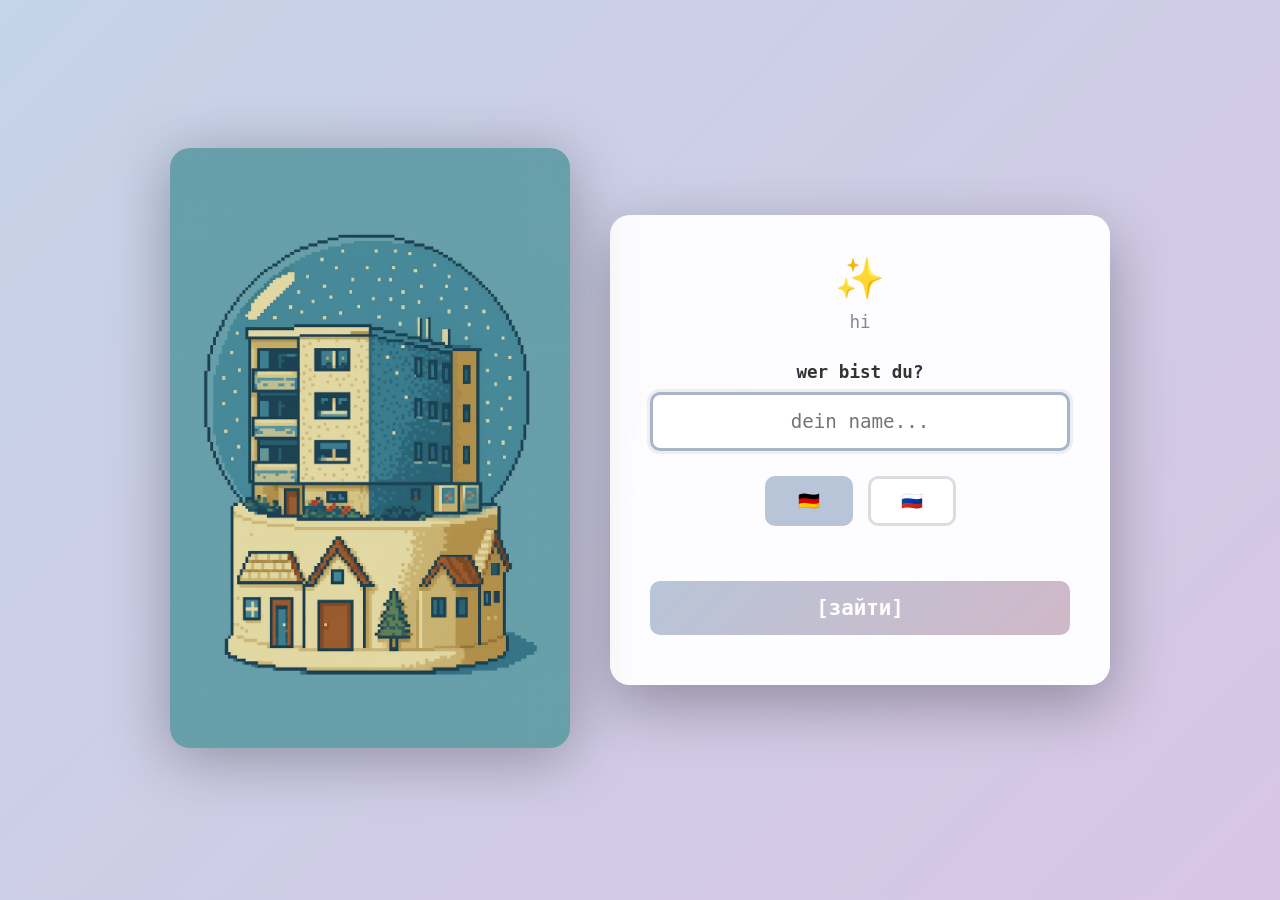
<file: index.html>
<!doctype html>
<html lang="de">
<head>
  <meta charset="utf-8" />
  <meta name="viewport" content="width=device-width,initial-scale=1" />
  <title>Diasite - Eine Reise durch die Kindheit</title>
  <link rel="stylesheet" href="style.css" />
  <link rel="stylesheet" href="js/systems/ui.css" />
  <style>
    @keyframes bounce {
      0%, 100% { transform: translateY(0); }
      50% { transform: translateY(-30px); }
    }
    @keyframes pulse {
      0%, 100% { transform: scale(1); opacity: 1; }
      50% { transform: scale(1.1); opacity: 0.8; }
    }
  </style>
</head>
<body class="app-ready">
  <!-- Landing Page -->
  <div id="landing-page" class="page" style="background-color:#ebd7fa;">
    <!-- Clock in upper right corner -->
    <div id="game-clock" style="position:absolute;top:20px;right:20px;background:#222;color:#00ff88;padding:12px 30px;border:3px solid #00ff88;border-radius:0px;font-family:'Nineteen Ninety Seven';font-size:2rem;font-weight:normal;text-align:center;box-shadow:0 0 15px rgba(0,255,136,0.4),inset 0 0 8px rgba(0,255,136,0.15);z-index:200;text-transform:uppercase;image-rendering:pixelated;min-width:220px;">
      <div id="clock-date" style="font-size:0.8rem;margin-bottom:6px;"></div>
      <div id="clock-day" style="font-size:0.95rem;letter-spacing:2px;margin-bottom:6px;"></div>
      <div id="clock-time" style="font-size:1.05rem;letter-spacing:3px;"></div>
    </div>
     
    <!-- Red Clock Button -->
    <button id="red-clock-btn" style="position:absolute;top:30px;right:260px;width:40px;height:40px;background:#ff0000;border:3px solid #000;border-radius:50%;cursor:pointer;z-index:201;box-shadow:0 4px 8px rgba(0,0,0,0.4);"></button>

    <!-- Seasonal Controls - under clock -->
    <div id="seasonal-controls" style="position:absolute;top:120px;right:20px;display:flex;gap:10px;z-index:200;">
      <button class="season-btn" data-season="spring" title="Frühling">Frühling</button>
      <button class="season-btn" data-season="summer" title="Sommer">Sommer</button>
      <button class="season-btn" data-season="autumn" title="Herbst">Herbst</button>
      <button class="season-btn" data-season="winter" title="Winter">Winter</button>
      <button class="season-btn active" data-season="reality" title="Realität">Realität</button>
    </div>
    <style>
      .season-btn {
        padding: 8px 12px;
        min-width: 80px;
        height: 40px;
        font-size: 0.8rem;
        font-family: 'Nineteen Ninety Seven', monospace;
        font-weight: bold;
        background: rgba(0,0,0,0.7);
        color: #00ff88;
        border: 2px solid #00ff88;
        border-radius: 8px;
        cursor: pointer;
        transition: all 0.2s;
        box-shadow: 0 2px 8px rgba(0,0,0,0.3);
      }
      .season-btn:hover {
        transform: scale(1.1);
        box-shadow: 0 4px 12px rgba(0,255,136,0.4);
      }
      .season-btn.active {
        background: #00ff88;
        color: #000;
        border-color: #000;
        transform: scale(1.05);
      }
      #red-clock-btn:hover {
        transform: scale(1.1);
      }
      .mirror-clock {
        position: fixed;
        font-family: 'Nineteen Ninety Seven', monospace;
        font-size: 2rem;
        color: #ff0000;
        z-index: 300;
        text-shadow: 2px 2px 4px rgba(0,0,0,0.8);
        transform: scaleX(-1);
        pointer-events: none;
      }
    </style>

    <!-- Mission box on the right side -->
    <div id="mission-box" class="location-message-box" style="position:absolute;bottom:150px;right:40px;left:auto;max-width:380px;text-align:left;">
      Gehe nun zum Uni-Center! Versuch' Dich so zu orientieren, aber wenn das zu schwierig ist, benutze gerne die Lupe von Babushka Shelya mit -L.
    </div>

    <!-- Permanent Steve and Jen sprites in lower left, overlapping -->
    <div style="position:absolute;bottom:-30px;left:-80px;z-index:150;">
      <!-- Jen label -->
      <div style="position:absolute;left:150px;bottom:400px;font-family:'Nineteen Ninety Seven',monospace;font-size:1.5rem;font-weight:bold;color:#b8a898;letter-spacing:0.6rem;text-shadow:2px 2px 4px rgba(184,168,152,0.5);z-index:153;animation:characterBounce 2s ease-in-out 1.5s infinite;">
        j e n
      </div>
      <img src="assets/sprites/people/jenSprite.png" alt="Jen" class="landing-jen-sprite" style="position:absolute;left:0;bottom:0;width:420px;height:420px;object-fit:contain;filter:drop-shadow(0 8px 20px rgba(0,0,0,0.4));z-index:151;" />

      <!-- Steve label -->
      <div style="position:absolute;left:300px;bottom:400px;font-family:'Nineteen Ninety Seven',monospace;font-size:1.5rem;font-weight:bold;color:#b8a898;letter-spacing:0.6rem;text-shadow:2px 2px 4px rgba(184,168,152,0.5);z-index:154;animation:characterBounce 2s ease-in-out 1.5s infinite;">
        s t e v e
      </div>
      <img src="assets/sprites/people/steveSprite.png" alt="Steve" class="landing-steve-sprite" style="position:absolute;left:200px;bottom:0;width:420px;height:420px;object-fit:contain;filter:drop-shadow(0 8px 20px rgba(0,0,0,0.4));z-index:152;" />
    </div>

    <div class="center-text">
      <h1 class="parent-title"></h1>
    </div>
    <div class="object" data-id="salamander" data-page="landing" style="left:23%;top:12%;display:none;">🦎</div>
    <div class="object" data-id="blanket" data-page="landing" style="left:68%;top:25%;display:none;">🛏️</div>
    <div class="object" data-id="pasxa" data-page="landing" style="left:35%;top:82%;display:none;">🍰</div>
    <div class="object" data-id="yellow-shorts" data-page="landing" style="left:12%;top:45%;display:none;">🩳🇧🇷</div>
    <div class="object" data-id="snail" data-page="landing" style="left:58%;top:72%;display:none;">🐌</div>

    <!-- Instructions Panel -->
    <div id="instructions-panel">
      <p><strong>Press L to zoom</strong></p>
      <p class="instruction-text">You still need to collect:</p>
      <div id="uncollected-list"></div>
    </div>

    <!-- Map GPS COORDINATES Hotspots -->
    <button class="map-hotspot" data-target="fountain" style="left:57%;top:4%"></button>
    <button class="map-hotspot" data-target="oma-opa-shnol" style="left:57%;top:82%"></button>
    <button class="map-hotspot" data-target="snails" style="left:64%;top:80%"></button>
    <button class="map-hotspot" data-target="krivaya" style="left:41%;top:47%"></button>
    <!-- ADJUST THESE COORDINATES: left:X%;top:Y% where X is horizontal (0-100) and Y is vertical (0-100) -->
    <button class="map-hotspot" data-target="oma-opa-morg" style="left:53%;top:11%"></button>
    <button class="map-hotspot" data-target="oma-shelya" style="left:37%;top:27%"></button>
    <button class="map-hotspot" data-target="bunker" style="left:25%;top:20%"></button>
    <button class="map-hotspot" data-target="school" style="left:19%;top:19%"></button>
    <button class="map-hotspot" data-target="tanke" style="left:14%;top:15%"></button>
    <button class="map-hotspot locked" data-target="home" style="left:20%;top:24%"></button>

    <!-- Hot/Cold Tracker -->
    <div id="hotcold-tracker"></div>

    <script>
      // ===== GLOBAL AUDIO MANAGER =====
      window.AudioManager = (function() {
        let currentAudio = null;
        let currentLocation = null;

        // Audio flow:
        // nuPogodi.mp3: starts at botanical-garden, stops at oma-opa-shnol
        // nasnedogonyat.mp3: starts at oma-opa-shnol, stops at krivaya
        // krikGori.mp3: starts at krivaya, stops at oma-opa-morg
        // asheynemeydele.mp3: starts at oma-opa-morg, stops at oma-shelya
        // lasernoe.mp3: starts at oma-shelya, stops at school
        // ddtTiNeOdin.mp3: starts at school, stops at tanke
        // cherryLady.mp3: starts at tanke (final)
        const audioMap = {
          'botanical-garden': 'assets/audio/nuPogodi.mp3',
          'oma-opa-shnol': 'assets/audio/nasnedogonyat.mp3',
          'krivaya': 'assets/audio/krikGori.mp3',
          'oma-opa-morg': 'assets/audio/asheynemeydele.mp3',
          'oma-shelya': 'assets/audio/lasernoe.mp3',
          'school': 'assets/audio/ddtTiNeOdin.mp3',
          'tanke': 'assets/audio/cherryLady.mp3'
        };

        function stopAll() {
          if (currentAudio) {
            currentAudio.pause();
            currentAudio.currentTime = 0;
            currentAudio = null;
          }
          console.log('🔇 All audio stopped');
        }

        function playForLocation(locationId) {
          console.log('🎵 AudioManager.playForLocation:', locationId, '| Current:', currentLocation);

          // Stop rules based on destination (more robust):
          // Stop and start new audio at each transition point
          if (locationId === 'oma-opa-shnol' && currentAudio) {
            console.log('🔇 Stopping nuPogodi → nasnedogonyat');
            stopAll();
          }
          else if (locationId === 'krivaya' && currentAudio) {
            console.log('🔇 Stopping nasnedogonyat → krikGori');
            stopAll();
          }
          else if (locationId === 'oma-opa-morg' && currentAudio) {
            console.log('🔇 Stopping krikGori → asheynemeydele');
            stopAll();
          }
          else if (locationId === 'oma-shelya' && currentAudio) {
            console.log('🔇 Stopping asheynemeydele → lasernoe');
            stopAll();
          }
          else if (locationId === 'school' && currentAudio) {
            console.log('🔇 Stopping lasernoe → ddtTiNeOdin');
            stopAll();
          }
          else if (locationId === 'tanke' && currentAudio) {
            console.log('🔇 Stopping ddtTiNeOdin → cherryLady');
            stopAll();
          }

          // Update current location tracker
          const previousLocation = currentLocation;
          currentLocation = locationId;

          // Check if this location has audio
          const audioPath = audioMap[locationId];
          if (!audioPath) {
            console.log('📍 No audio for location:', locationId);
            return;
          }

          console.log('🎵 Audio path found:', audioPath);

          // Don't restart audio if already playing for this location
          if (currentAudio && previousLocation === locationId) {
            console.log('🎵 Audio already playing for:', locationId);
            return;
          }

          // Start new audio
          console.log('🎵 Creating new Audio object for:', locationId);
          currentAudio = new Audio(audioPath);
          currentAudio.volume = 0.4;
          currentAudio.loop = (locationId !== 'tanke'); // Don't loop tanke

          // Add error handling
          currentAudio.onerror = (e) => {
            console.error('❌ Audio load error:', e);
            console.error('❌ Failed to load:', audioPath);
          };

          currentAudio.onloadstart = () => {
            console.log('⏳ Audio loading started:', audioPath);
          };

          currentAudio.oncanplaythrough = () => {
            console.log('✅ Audio can play through:', audioPath);
          };

          currentAudio.play()
            .then(() => {
              console.log('✅ Audio playing successfully:', locationId);
            })
            .catch(e => {
              console.error('❌ Audio play failed:', e);
              console.error('❌ Path:', audioPath);
              // CRITICAL: Clear failed audio so Play button can retry
              currentAudio = null;
              currentLocation = null;
              console.log('🔄 Audio state cleared for retry on user interaction');
            });

          // Special handling for tanke (win on song end)
          if (locationId === 'tanke') {
            currentAudio.addEventListener('ended', () => {
              console.log('🎵 Cherry Lady finished!');
              setTimeout(() => {
                if (typeof gameManager !== 'undefined') {
                  gameManager.markWon('tanke');
                }
                window.dispatchEvent(new CustomEvent('gameWon', { detail: { gameId: 'tanke' } }));
              }, 500);
            });
          }
        }

        return { stopAll, playForLocation };
      })();
      
      // ===== GLOBAL MESSAGE BOX MANAGER =====
      window.MessageBoxManager = (function() {
        const progression = {
          'botanical-garden': { next: 'snails', text: 'Gehe nun zum Uni-Center! Versuch\' Dich so zu orientieren, aber wenn das zu schwierig ist, benutze gerne die Lupe von Babushka Shelya mit -L.' },
          'snails': { next: 'oma-opa-shnol', text: 'Gehe nun zu Oma und Opa Shnol. Mama ist bald da!' },
          'oma-opa-shnol': { next: 'krivaya', text: 'Gehe nun zur Krivaya Gorka. Beeil dich!' },
          'krivaya': { next: 'fountain', text: 'Gehe nun zum Fountain. Beeil dich!' },
          'fountain': { next: 'oma-opa-morg', text: 'Gehe nun zu Oma und Opa Morg. Beeil dich!' },
          'oma-opa-morg': { next: 'oma-shelya', text: 'Gehe nun zu Oma Shelya. Beeil dich!' },
          'oma-shelya': { next: 'bunker', text: 'Gehe nun zum Bunker. Beeil dich!' },
          'bunker': { next: 'school', text: 'Gehe nun zur School. Beeil dich!' },
          'school': { next: 'home', text: 'Gehe nun nach Hause. Beeil dich!' },
          'home': { next: 'tanke', text: 'Gehe nun zur Tanke. Beeil dich!' },
          'tanke': { next: null, text: '🎉 Herzlichen Glückwunsch! Du hast alle Erinnerungen gesammelt!' }
        };

        function getLastWonGame() {
          // Get the last won game from DiasiteState
          if (!window.DiasiteState || !window.DiasiteState.gameProgress || !window.DiasiteState.gameProgress.gamesWon) {
            console.log('⚠️ No DiasiteState found, defaulting to botanical-garden');
            return 'botanical-garden'; // Default to start
          }

          const wonGames = window.DiasiteState.gameProgress.gamesWon;
          const progressionOrder = ['botanical-garden', 'snails', 'oma-opa-shnol', 'krivaya', 'fountain', 'oma-opa-morg', 'oma-shelya', 'bunker', 'school', 'home', 'tanke'];

          console.log('🔍 Checking won games:', wonGames);

          // Find the last won game in progression order
          for (let i = progressionOrder.length - 1; i >= 0; i--) {
            if (wonGames[progressionOrder[i]] === true) {
              console.log(`✅ Found last won game: ${progressionOrder[i]}`);
              return progressionOrder[i];
            }
          }

          console.log('⚠️ No games won yet, defaulting to botanical-garden');
          return 'botanical-garden'; // Default to start
        }

        function initialize() {
          const lastWonGame = getLastWonGame();
          console.log('🎯 Initializing MessageBox - Last won game:', lastWonGame);
          updateForGame(lastWonGame);
        }

        function updateForGame(gameId) {
          const missionBox = document.getElementById('mission-box');
          if (!missionBox) return;

          const config = progression[gameId];
          if (!config) {
            console.warn('⚠️ No progression config for:', gameId);
            return;
          }

          missionBox.textContent = config.text;
          console.log(`📝 MessageBox updated: ${gameId} → ${config.next || 'END'}`);

          // Unlock next location hotspot
          if (config.next) {
            const hotspot = document.querySelector(`.map-hotspot[data-target="${config.next}"]`);
            if (hotspot) {
              hotspot.classList.remove('locked');
              hotspot.style.pointerEvents = 'auto';
              hotspot.style.opacity = '1';
              console.log(`🔓 Unlocked: ${config.next}`);
            }
          }

          return config.next;
        }

        // Don't re-initialize on landing page active!
        // The gameWon event handles updates, re-initializing causes it to read stale state
        // and override the correct update from the event.

        // const observer = new MutationObserver(() => {
        //   const landingPage = document.getElementById('landing-page');
        //   if (landingPage && landingPage.classList.contains('active')) {
        //     console.log('🏠 Landing page became active, re-initializing MessageBox');
        //     setTimeout(() => {
        //       initialize();
        //     }, 150);
        //   }
        // });

        // const landingPage = document.getElementById('landing-page');
        // if (landingPage) {
        //   observer.observe(landingPage, { attributes: true, attributeFilter: ['class'] });
        // }

        // Initialize ONCE on load
        setTimeout(() => {
          console.log('🚀 Initial MessageBox setup');
          initialize();
        }, 1000);

        return { updateForGame, initialize, progression };
      })();

      // Hot/Cold Tracker - Dynamic based on progression
      (function() {
        const tracker = document.getElementById('hotcold-tracker');
        let isActive = false;
        let targetHotspot = null;

        const temperatures = {
          cold: ['Eiskalt', 'Frostig', 'Eisig', 'Arktisch', 'Gefroren', 'Klirrend'],
          warm: ['Lauwarm', 'Warm', 'Gemütlich', 'Mollig', 'Heißer', 'Glühend']
        };

        const levels = [
          { max: 30, temp: 'molten', text: () => 'Vulkanisch!' },
          { max: 50, temp: 'blazing', text: () => temperatures.warm[5] },
          { max: 80, temp: 'scorching', text: () => temperatures.warm[4] },
          { max: 120, temp: 'hot', text: () => temperatures.warm[3] },
          { max: 180, temp: 'toasty', text: () => temperatures.warm[2] },
          { max: 260, temp: 'warm', text: () => temperatures.warm[1] },
          { max: 370, temp: 'lukewarm', text: () => temperatures.warm[0] },
          { max: 520, temp: 'cool', text: () => temperatures.cold[0] },
          { max: 720, temp: 'chilly', text: () => temperatures.cold[1] },
          { max: 1000, temp: 'cold', text: () => temperatures.cold[2] },
          { max: 1400, temp: 'icy', text: () => temperatures.cold[3] },
          { max: Infinity, temp: 'freezing', text: () => temperatures.cold[4] }
        ];

        function getDistance(x1, y1, x2, y2) {
          return Math.sqrt(Math.pow(x2 - x1, 2) + Math.pow(y2 - y1, 2));
        }

        function updateTracker(e) {
          if (!isActive || !targetHotspot) return;

          const rect = targetHotspot.getBoundingClientRect();
          const centerX = rect.left + rect.width / 2;
          const centerY = rect.top + rect.height / 2;

          const rawDistance = getDistance(e.clientX, e.clientY, centerX, centerY);
          const distance = rawDistance < 400
            ? rawDistance * (1 + Math.log(400 - rawDistance + 1) / 10)
            : rawDistance;

          const level = levels.find(l => distance < l.max);
          if (level) {
            tracker.textContent = level.text();
            tracker.className = 'active ' + level.temp;
            tracker.style.left = (e.clientX + 20) + 'px';
            tracker.style.top = (e.clientY + 20) + 'px';
          }
        }

        // Activate tracker for next location based on progression
        window.addEventListener('gameWon', (e) => {
          console.log('🎮 Hot/Cold: gameWon event received:', e.detail.gameId);

          // Update message box using global manager
          const nextLocation = window.MessageBoxManager.updateForGame(e.detail.gameId);
          console.log('📍 Next location from MessageBox:', nextLocation);

          // Activate hot-cold tracker for next location
          if (nextLocation) {
            targetHotspot = document.querySelector(`[data-target="${nextLocation}"]`);
            if (targetHotspot) {
              isActive = true;
              tracker.classList.add('active');
              console.log('🔥 Hot/cold tracker activated for:', nextLocation);

              // Add click handler to deactivate tracker
              targetHotspot.addEventListener('click', () => {
                isActive = false;
                tracker.classList.remove('active');
                console.log('❄️ Hot/cold tracker deactivated');
              }, { once: true });
            } else {
              console.warn('⚠️ Hotspot not found for:', nextLocation);
            }
          }
        });

        document.getElementById('landing-page').addEventListener('mousemove', updateTracker);
      })();

      // Update clock every second
      function updateClock() {
        const now = new Date();
        const date = now.getDate() + '/' + (now.getMonth() + 1) + '/' + now.getFullYear();
        const days = ['SUNDAY', 'MONDAY', 'TUESDAY', 'WEDNESDAY', 'THURSDAY', 'FRIDAY', 'SATURDAY'];
        const day = days[now.getDay()];
        const time = String(now.getHours()).padStart(2, '0') + ':' +
                     String(now.getMinutes()).padStart(2, '0') + ':' +
                     String(now.getSeconds()).padStart(2, '0');

        const clockDate = document.getElementById('clock-date');
        const clockDay = document.getElementById('clock-day');
        const clockTime = document.getElementById('clock-time');

        if (clockDate) clockDate.textContent = date;
        if (clockDay) clockDay.textContent = day;
        if (clockTime) clockTime.textContent = time;
      }

      updateClock();
      setInterval(updateClock, 1000);
      
      // Red Clock Button - Mirror Clock Toggle
      const redClockBtn = document.getElementById('red-clock-btn');
      let mirrorClockVisible = false;
      let mirrorClockEl = null;
      
      if (redClockBtn) {
        redClockBtn.addEventListener('click', () => {
          if (mirrorClockVisible) {
            // Remove mirror clock
            if (mirrorClockEl) mirrorClockEl.remove();
            mirrorClockVisible = false;
          } else {
            // Create mirror clock at random position
            mirrorClockEl = document.createElement('div');
            mirrorClockEl.className = 'mirror-clock';
            const timeEl = document.getElementById('clock-time');
            mirrorClockEl.textContent = timeEl.textContent;
            
            // Random position (avoid edges)
            mirrorClockEl.style.left = (100 + Math.random() * (window.innerWidth - 300)) + 'px';
            mirrorClockEl.style.top = (100 + Math.random() * (window.innerHeight - 200)) + 'px';
            
            document.body.appendChild(mirrorClockEl);
            mirrorClockVisible = true;
            
            // Update mirror clock time
            const updateMirror = setInterval(() => {
              if (mirrorClockVisible && mirrorClockEl) {
                mirrorClockEl.textContent = document.getElementById('clock-time').textContent;
              } else {
                clearInterval(updateMirror);
              }
            }, 1000);
          }
        });
      }

      // Seasonal Controls functionality
      document.querySelectorAll('.season-btn').forEach(btn => {
        btn.addEventListener('click', () => {
          // Remove active from all
          document.querySelectorAll('.season-btn').forEach(b => b.classList.remove('active'));
          btn.classList.add('active');
          
          const season = btn.dataset.season;
          
          // Wait for Seasonal system to load
          const checkSeasonal = () => {
            if (window.Seasonal) {
              if (season === 'reality') {
                window.Seasonal.detectSeason();
              } else {
                window.Seasonal.currentSeason = season;
              }
              window.Seasonal.checkAndUpdate();
            } else {
              setTimeout(checkSeasonal, 100);
            }
          };
          checkSeasonal();
        });
      });

      // Mission Box Updater - NOW DISABLED
      // MessageBoxManager (defined above) now handles all messageBox updates
      // The old Messages system was causing conflicts
      // (function() {
      //   // Wait for Messages system to load, then set up event listeners
      //   function initMissionBox() {
      //     if (window.Messages) {
      //       window.Messages.setupEventListeners();
      //     } else {
      //       setTimeout(initMissionBox, 100);
      //     }
      //   }
      //   initMissionBox();
      // })();
      console.log('✅ Old Messages system disabled - MessageBoxManager active');

      // ASCII Seagulls flying across the landing page with wing flapping
      (function() {
        // Single character seagull animation
        const seagullFrames = {
          left: ['v', '^', '-'],
          right: ['v', '^', '-'],
          front: ['v', '^', '-']
        };

        function spawnSeagull() {
          // Only spawn on outdoor locations
          const outdoorLocations = ['landing-page', 'botanical-garden', 'snails', 'krivaya'];
          const activePage = document.querySelector('.page.active');
          if (!activePage || !outdoorLocations.includes(activePage.id)) {
            return;
          }

          const seagull = document.createElement('div');
          seagull.className = 'seagull';

          // Random starting position (top 40% of screen)
          const topPosition = Math.random() * 40;
          seagull.style.top = topPosition + '%';

          // Random direction (left to right or right to left)
          const direction = Math.random() > 0.5 ? 'left' : 'right';
          const duration = 8 + Math.random() * 7; // 8-15 seconds

          // Choose frame set based on direction
          const frames = Math.random() > 0.3 ?
            (direction === 'left' ? seagullFrames.left : seagullFrames.right) :
            seagullFrames.front;

          let currentFrame = 0;
          seagull.textContent = frames[0];

          if (direction === 'left') {
            seagull.style.left = '-50px';
            seagull.style.animation = `flyAcross ${duration}s linear`;
          } else {
            seagull.style.right = '-50px';
            seagull.style.animation = `flyAcrossReverse ${duration}s linear`;
          }

          document.body.appendChild(seagull);

          // Animate wing flapping (change frame every 200ms)
          const flapInterval = setInterval(() => {
            currentFrame = (currentFrame + 1) % frames.length;
            seagull.textContent = frames[currentFrame];
          }, 200);

          // Remove after animation
          setTimeout(() => {
            clearInterval(flapInterval);
            seagull.remove();
          }, duration * 1000);
        }

        // Spawn seagulls at random intervals (every 5-15 seconds)
        function scheduleNextSeagull() {
          const delay = 5000 + Math.random() * 10000; // 5-15 seconds
          setTimeout(() => {
            spawnSeagull();
            scheduleNextSeagull();
          }, delay);
        }

        // Start spawning after a short delay
        setTimeout(scheduleNextSeagull, 3000);
      })();

      // Auto-navigate to Botanical Garden on first start (spawn location)
      (function() {
        window.addEventListener('DOMContentLoaded', () => {
          // Log visit
          if (window.logVisit) {
            const visitor = window.DiasiteState?.player?.name || 'Gast';
            window.logVisit(visitor, 'Landing Page');
          }
          
          // Wait for state to load
          setTimeout(() => {
            if (window.DiasiteState && window.DiasiteState.gameProgress) {
              const hasVisitedBotanicalGarden = window.DiasiteState.gameProgress.gamesWon['botanical-garden'];

              // If never visited botanical garden, spawn there
              if (!hasVisitedBotanicalGarden) {
                console.log('🌱 First time - spawning at Botanical Garden');

                // Add magnifying glass silently to inventory on first load
                if (window.DiasiteInventory && window.DiasiteState.player && !window.DiasiteState.player.inventory.includes('magnifying-glass')) {
                  console.log('🔍 Adding magnifying glass to inventory (silent)');
                  window.DiasiteState.player.inventory.push('magnifying-glass');
                  window.DiasiteInventory.render();
                  
                  // Save state if storage is available
                  if (window.DiasiteStorage && typeof window.DiasiteStorage.saveState === 'function') {
                    window.DiasiteStorage.saveState();
                  } else {
                    // Fallback to localStorage directly
                    try {
                      localStorage.setItem('diasite_state', JSON.stringify(window.DiasiteState));
                    } catch(e) {
                      console.warn('Could not save state:', e);
                    }
                  }
                }

                // Wait a bit for everything to load
                setTimeout(() => {
                  document.querySelectorAll('.page').forEach(p => p.classList.remove('active'));
                  const botanicalGarden = document.getElementById('botanical-garden');
                  if (botanicalGarden) {
                    botanicalGarden.classList.add('active');
                    console.log('✅ Botanical Garden activated');

                    // CRITICAL: Start audio for botanical garden!
                    console.log('🎵 Attempting to start audio for botanical-garden...');
                    if (window.AudioManager) {
                      console.log('✅ AudioManager found, calling playForLocation...');
                      window.AudioManager.playForLocation('botanical-garden');
                    } else {
                      console.error('❌ AudioManager not found!');
                    }
                  }
                }, 500);
              }
            }
          }, 100);
        });
      })();
    </script>
  </div>

  <!-- Botanical Garden Page (Spawn Location) -->
  <div id="botanical-garden" class="page" style="align-items: flex-start; justify-content: flex-start; background-color:#ebd7fa;">
    <img src="assets/sprites/extra/1.png" style="position:absolute;top:90px;left:30px;width:160px;height:160px;object-fit:contain;z-index:5;opacity:0.85;pointer-events:none;" />
    <div class="page-header">
      <h2>Botanischer Garten</h2>
      <button class="back-btn" data-target="landing-page" style="display:none;">← Zurück</button>
    </div>
    <div class="location-content">
      <div class="location-top-row">
        <div class="location-image-container">
          <img src="assets/sprites/places/botanischer-garten.jpeg" alt="Botanischer Garten" class="location-image" onerror="this.style.display='none'" />
        </div>

        <div class="game-container">
          <div class="play-overlay">
            <button class="play-btn" onclick="startBotanicalGardenGame()">▶ Play</button>
          </div>
          <canvas id="botanicalGardenCanvas" width="800" height="450" style="background: #4A90E2;"></canvas>
        </div>
      </div>

      <div class="location-message-row">
        <div class="riddle-note location-message-box">
          Willkommen im botanischen Garten! Hier könnt ihr bei den Steinen etwas springen, aber vorsichtig!
        </div>
        <div class="location-sprites">
          <img src="assets/sprites/people/jenSprite.png" alt="Jen" class="jen-sprite" />
          <img src="assets/sprites/people/steveSprite.png" alt="Steve" class="steve-sprite-static" />
        </div>
      </div>
    </div>
  </div>

  <!-- Fountain Page - Camera Fishing Game -->
  <div id="fountain" class="page" style="align-items: flex-start; justify-content: flex-start; background-color:#ebd7fa;">
    <img src="assets/sprites/extra/3.png" style="position:absolute;bottom:340px;left:50%;transform:translateX(-50%);width:120px;height:120px;object-fit:contain;z-index:5;opacity:0.85;pointer-events:none;" />
    <div class="page-header">
      <h2>Fountain</h2>
      <button class="back-btn" data-target="landing-page">← Zurück</button>
    </div>
    <div class="location-content">
      <div class="location-top-row">
        <div class="location-image-container">
          <img src="assets/sprites/places/fountain.jpeg" alt="Fountain" class="location-image" onerror="this.style.display='none'" />
        </div>

        <div class="game-container" id="fountain-fishing-game" style="min-height:650px;display:flex;flex-direction:column;align-items:center;justify-content:flex-start;margin-top:-50px;padding-bottom:40px;">
          <canvas id="fishing-canvas" width="600" height="450" style="background:#4A90E2;border:4px solid #8b5a3c;border-radius:8px;cursor:crosshair;display:block;"></canvas>
          <div id="fishing-instructions" style="text-align:center;padding:20px 20px 40px 20px;max-width:650px;width:100%;">
            <p style="font-size:0.9rem;color:#666;margin-bottom:20px;white-space:normal;word-wrap:break-word;line-height:1.4;">Steuere die Angel mit W - A - S - D aber Obacht, eure Hände sind tollpatschig wie Kinderhände halt so sind!</p>
          </div>
        </div>
      </div>

      <div class="location-message-row">
        <div class="riddle-note location-message-box" style="max-width:500px;padding:20px;line-height:1.6;">
          *plumps* oh nein! jen, ich bin reingeplumpst! es ist so kalt... ich hoffe, dir ist nicht allzu kalt, denn du musst die kamera mit deinen trockenen händen rausfischen!
        </div>
        <div class="location-sprites">
          <img src="assets/sprites/people/jenSprite.png" alt="Jen" class="jen-sprite" />
          <img src="assets/sprites/people/steveSprite.png" alt="Steve" class="steve-sprite-static" />
        </div>
      </div>
    </div>
  </div>
  
  <script>
    // Fountain Camera Fishing Game
    (function() {
      const canvas = document.getElementById('fishing-canvas');
      if (!canvas) return;

      const ctx = canvas.getContext('2d');
      let gameActive = false;
      let cameraFound = false;
      let hookX = canvas.width / 2;
      let hookY = 50;
      const hookSpeed = 3;

      // Keys for cheat
      const keys = {};
      document.addEventListener('keydown', (e) => { keys[e.code] = true; });
      document.addEventListener('keyup', (e) => { keys[e.code] = false; });

      // Camera position - moves around randomly (faster tempo)
      const cameraObj = {
        x: 100 + Math.random() * 400,
        y: 150 + Math.random() * 200,  // Full vertical range in pool
        size: 40,
        sprite: 'assets/sprites/objects/cam.png',
        dx: (Math.random() - 0.5) * 6,  // Equal speed on both axes
        dy: (Math.random() - 0.5) * 6   // Equal speed on both axes for free movement
      };

      // Activate game when fountain page is active
      const fountainPage = document.getElementById('fountain');
      const observer = new MutationObserver(() => {
        if (fountainPage.classList.contains('active')) {
          if (!gameActive && !cameraFound) {
            startFishingGame();
          }
        } else {
          gameActive = false;
        }
      });

      observer.observe(fountainPage, { attributes: true, attributeFilter: ['class'] });

      // WASD controls with confusing direction swapping
      const keyMap = {
        w: { dx: 0, dy: -9 },
        a: { dx: -9, dy: 0 },
        s: { dx: 0, dy: 9 },
        d: { dx: 9, dy: 0 }
      };

      let currentKeyMap = {...keyMap};

      // Swap directions MORE frequently (every 0.8-1.6 seconds)
      setInterval(() => {
        if (!gameActive) return;
        const keys = ['w', 'a', 's', 'd'];
        const shuffled = keys.sort(() => Math.random() - 0.5);
        const values = [keyMap.w, keyMap.a, keyMap.s, keyMap.d];
        currentKeyMap = {
          [shuffled[0]]: values[0],
          [shuffled[1]]: values[1],
          [shuffled[2]]: values[2],
          [shuffled[3]]: values[3]
        };
      }, 800 + Math.random() * 800);
      
      document.addEventListener('keydown', (e) => {
        if (!gameActive) return;
        const key = e.key.toLowerCase();
        if (currentKeyMap[key]) {
          hookX += currentKeyMap[key].dx;
          hookY += currentKeyMap[key].dy;
          hookX = Math.max(10, Math.min(canvas.width - 10, hookX));
          hookY = Math.max(10, Math.min(canvas.height - 10, hookY));
          e.preventDefault();
        }
      });
      
      function startFishingGame() {
        gameActive = true;
        cameraFound = false;
        hookY = 50;
        gameLoop();
      }
      
      function gameLoop() {
        if (!gameActive) return;
        
        // Clear canvas
        ctx.clearRect(0, 0, canvas.width, canvas.height);
        
        // Draw water effect
        ctx.fillStyle = '#4A90E2';
        ctx.fillRect(0, 0, canvas.width, canvas.height);
        
        ctx.fillStyle = 'rgba(255,255,255,0.1)';
        for (let i = 0; i < 5; i++) {
          ctx.fillRect(0, i * 80 + (Date.now() / 100 % 80), canvas.width, 40);
        }
        
        // Move camera around freely in the pool
        cameraObj.x += cameraObj.dx;
        cameraObj.y += cameraObj.dy;

        // Bounce camera off walls (full pool movement)
        if (cameraObj.x < 50 || cameraObj.x > canvas.width - 50) cameraObj.dx *= -1;
        if (cameraObj.y < 50 || cameraObj.y > canvas.height - 50) cameraObj.dy *= -1;

        // Randomly change camera direction asynchronously (REDUCED to 1.5% chance per frame)
        if (Math.random() < 0.015) {
          cameraObj.dx = (Math.random() - 0.5) * 6;
          cameraObj.dy = (Math.random() - 0.5) * 6;
        }
        
        // Draw camera
        ctx.font = '40px Arial';
        ctx.textAlign = 'center';
        ctx.textBaseline = 'middle';
        const img = new Image();
        img.src = cameraObj.sprite;
        ctx.drawImage(img, cameraObj.x - 15, cameraObj.y - 15, 50, 40);
        
        // Draw fishing line
        ctx.strokeStyle = '#333';
        ctx.lineWidth = 2;
        ctx.beginPath();
        ctx.moveTo(hookX, 0);
        ctx.lineTo(hookX, hookY);
        ctx.stroke();
        
        // Draw hook
        ctx.fillStyle = '#ff5555';
        ctx.beginPath();
        ctx.arc(hookX, hookY, 8, 0, Math.PI * 2);
        ctx.fill();

        // Check collision with camera
        const dist = Math.sqrt(Math.pow(hookX - cameraObj.x, 2) + Math.pow(hookY - cameraObj.y, 2));
        if (dist < 30) {
          cameraFound = true;
          gameActive = false;
          onCameraFound();
          return;
        }
        
        // Cheat: K to win
        if (keys['KeyK']) {
          cameraFound = true;
          gameActive = false;
          onCameraFound();
          return;
        }
        
        requestAnimationFrame(gameLoop);
      }
      
      function onCameraFound() {
        // Only proceed if still on fountain page
        const fountainPage = document.getElementById('fountain');
        if (!fountainPage || !fountainPage.classList.contains('active')) {
          return;
        }

        ctx.clearRect(0, 0, canvas.width, canvas.height);
        ctx.fillStyle = '#4A90E2';
        ctx.fillRect(0, 0, canvas.width, canvas.height);
        ctx.font = '60px Arial';
        ctx.textAlign = 'center';
        const successImg = new Image();
        successImg.src = 'assets/sprites/objects/cam.png';
        ctx.drawImage(successImg, canvas.width / 2 - 30, canvas.height / 2 - 30, 220, 180);
        ctx.font = '20px Arial';
        ctx.fillStyle = '#fff';
        ctx.fillText('', canvas.width / 2, canvas.height / 2 + 60);

        // Add camera to inventory
        if (window.DiasiteInventory) {
          setTimeout(() => {
            window.DiasiteInventory.addItem('camera');
          }, 1000);
        }

        // Mark fountain game as won
        if (typeof gameManager !== 'undefined') {
          gameManager.markWon('fountain');

          // Dispatch gameWon event to unlock next location
          setTimeout(() => {
            window.dispatchEvent(new CustomEvent('gameWon', {
              detail: { gameId: 'fountain' }
            }));

            // Manually unlock oma-opa-morg hotspot as fallback
            setTimeout(() => {
              const hotspot = document.querySelector('.map-hotspot[data-target="oma-opa-morg"]');
              if (hotspot) {
                hotspot.classList.remove('locked');
                hotspot.style.setProperty('pointer-events', 'auto', 'important');
                hotspot.style.setProperty('cursor', 'pointer', 'important');
                hotspot.style.setProperty('opacity', '1', 'important');
                hotspot.style.setProperty('filter', 'none', 'important');
                hotspot.style.setProperty('animation', 'pulse 2s ease-in-out infinite', 'important');
                console.log('✅ Manually unlocked oma-opa-morg hotspot');
              } else {
                console.error('❌ oma-opa-morg hotspot not found!');
              }
            }, 200);
          }, 100);
        }

        setTimeout(() => {
          openPolaroidCamera();
        }, 1500);
      }
      
      function openPolaroidCamera() {
        // Open camera with Polaroid frame
        window.PolaroidFountain && window.PolaroidFountain.openCamera();
      }
      
      // Expose for global access
      window.FountainFishing = {
        start: startFishingGame
      };
    })();
  </script>

  <script>
    // Botanical Garden Jump Game - HARD MODE with Multi-Jump Mechanic
    let botanicalGardenGame = null;

    function startBotanicalGardenGame() {
      const overlay = document.querySelector('#botanical-garden .play-overlay');
      if (overlay) overlay.classList.add('hidden');

      // CRITICAL: Start audio on user interaction (bypasses autoplay policy)
      console.log('🎵 Starting audio via Play button click...');
      if (window.AudioManager) {
        window.AudioManager.playForLocation('botanical-garden');
      }

      const canvas = document.getElementById('botanicalGardenCanvas');
      const ctx = canvas.getContext('2d');

      const worldWidth = 3200;
      let cameraX = 0;

      let player = {
        x: 100, y: 300, width: 25, height: 35,
        dy: 0, dx: 0, onGround: false,
        jumpsLeft: 0, maxJumps: 3 // Multi-jump mechanic
      };

      // Harder platforms - wider gaps, smaller platforms, moving ones
      let platforms = [
        { x: 0, y: 380, width: 120, height: 70, moving: false },
        { x: 220, y: 340, width: 70, height: 25, moving: false },
        { x: 400, y: 300, width: 60, height: 20, moving: false },
        { x: 600, y: 260, width: 80, height: 25, moving: true, startY: 260, range: 40, speed: 1 },
        { x: 820, y: 220, width: 70, height: 25, moving: false },
        { x: 1050, y: 280, width: 65, height: 20, moving: false },
        { x: 1280, y: 240, width: 70, height: 25, moving: true, startY: 240, range: 50, speed: 1.2 },
        { x: 1520, y: 200, width: 80, height: 30, moving: false },
        { x: 1750, y: 260, width: 60, height: 20, moving: false },
        { x: 1980, y: 220, width: 70, height: 25, moving: true, startY: 220, range: 45, speed: 1.1 },
        { x: 2220, y: 180, width: 75, height: 25, moving: false },
        { x: 2480, y: 240, width: 65, height: 20, moving: false },
        { x: 2720, y: 200, width: 70, height: 25, moving: false },
        { x: 2960, y: 160, width: 80, height: 30, moving: false }
      ];

      let goal = { x: 3050, y: 130, width: 40, height: 60 };
      let keys = {};
      let spacePressed = false;
      let running = true;
      const gravity = 0.5;
      const jumpPower = 6.5; // Weaker individual jumps
      let time = 0;
      let windForce = 0; // Wind that affects player movement

      document.addEventListener('keydown', e => {
        keys[e.code] = true;
        // Multi-jump mechanic
        if ((e.code === 'Space' || e.code === 'ArrowUp') && !spacePressed) {
          if (player.jumpsLeft > 0) {
            player.dy = -jumpPower;
            player.jumpsLeft--;
            spacePressed = true;
          }
        }
      });

      document.addEventListener('keyup', e => {
        keys[e.code] = false;
        if (e.code === 'Space' || e.code === 'ArrowUp') {
          spacePressed = false;
        }
      });

      function update() {
        // CHEAT: Press K to win instantly
        if (keys['KeyK'] && running) {
          running = false;
          console.log('🎮 Cheat activated: Instant win!');

          setTimeout(() => {
            // Add collectible (Inventory.addItem will show animation)
            if (window.DiasiteInventory) {
              window.DiasiteInventory.addItem('nudeCalendar');
            }

            setTimeout(() => {

              const steveSprite = document.querySelector('#botanical-garden .steve-sprite-static');
              if (steveSprite) {
                steveSprite.style.animation = 'characterBounce 2s ease-in-out infinite';
              }

              const bubble = document.createElement('div');
              bubble.innerHTML = `
                <div style="
                  position: relative;
                  background: var(--terracotta);
                  color: #fff;
                  padding: 15px 25px;
                  border: 3px solid #000;
                  font-family: 'Nineteen Ninety Seven', monospace;
                  font-size: 1rem;
                  max-width: 400px;
                  text-align: left;
                  box-shadow: 4px 4px 0px #000;
                ">
                  Komm, hör auf bei den Steinen zu springen, Mama holt uns in 15 min bei Oma und Opa ab und Oma wollte am Uni-Center noch was erledigen!
                </div>
              `;
              bubble.style.cssText = `
                position: fixed;
                bottom: 60px;
                right: 350px;
                z-index: 9999;
                opacity: 0;
                transition: opacity 0.5s ease-out;
              `;
              document.body.appendChild(bubble);

              setTimeout(() => {
                bubble.style.opacity = '1';
                bubble.style.animation = 'bubbleBounce 3s ease-in-out infinite';
              }, 10);

              setTimeout(() => {
                bubble.style.opacity = '0';
                setTimeout(() => {
                  bubble.remove();
                  if (steveSprite) steveSprite.style.animation = '';

                  // Mark game as won BEFORE navigation
                  if (window.gameManager) {
                    window.gameManager.markWon('botanical-garden');
                  }

                  // Navigate and dispatch gameWon
                  console.log('🎮 Botanical Garden won! Navigating back...');
                  document.querySelectorAll('.page').forEach(p => p.classList.remove('active'));
                  const landingPage = document.getElementById('landing-page');
                  if (landingPage) {
                    landingPage.classList.add('active');
                    console.log('✅ Landing page activated');
                  }

                  console.log('📡 Dispatching gameWon event for botanical-garden');
                  window.dispatchEvent(new CustomEvent('gameWon', {
                    detail: { gameId: 'botanical-garden' }
                  }));
                }, 500);
              }, 4000);
            }, 1500);
          }, 100);
          return;
        }

        time++;

        // Wind mechanic: changes direction every 3 seconds
        if (time % 180 === 0) {
          windForce = (Math.random() - 0.5) * 6; // Random wind between -3 and 3 (stronger!)
        }

        // Movement with wind
        if (keys['ArrowLeft'] || keys['KeyA']) player.dx = -4 + windForce;
        else if (keys['ArrowRight'] || keys['KeyD']) player.dx = 4 + windForce;
        else player.dx = windForce; // Wind affects idle player

        // Gravity
        player.dy += gravity;
        player.x += player.dx;
        player.y += player.dy;

        // Update moving platforms
        platforms.forEach(p => {
          if (p.moving) {
            p.y = p.startY + Math.sin(time * 0.02 * p.speed) * p.range;
          }
        });

        // Platform collision
        player.onGround = false;
        platforms.forEach(p => {
          if (player.x < p.x + p.width && player.x + player.width > p.x &&
              player.y < p.y + p.height && player.y + player.height > p.y) {
            if (player.dy > 0) {
              player.y = p.y - player.height;
              player.dy = 0;
              player.onGround = true;
              player.jumpsLeft = player.maxJumps; // Reset jumps on landing
            }
          }
        });

        // Camera follow
        cameraX = player.x - canvas.width / 3;
        if (cameraX < 0) cameraX = 0;
        if (cameraX > worldWidth - canvas.width) cameraX = worldWidth - canvas.width;

        // Boundaries
        if (player.x < 0) player.x = 0;
        if (player.x + player.width > worldWidth) player.x = worldWidth - player.width;

        // Win condition
        if (player.x < goal.x + goal.width && player.x + player.width > goal.x &&
            player.y < goal.y + goal.height && player.y + player.height > goal.y) {
          running = false;

          console.log('🎯 Fountain won! Starting sequence...');

          // Show collectible animation
          setTimeout(() => {
            // Add collectible to inventory (will show animation)
            if (window.DiasiteInventory) {
              window.DiasiteInventory.addItem('nudeCalendar');
            }

            setTimeout(() => {

              // Find Steve sprite
              const steveSprite = document.querySelector('#botanical-garden .steve-sprite-static');
              if (steveSprite) {
                steveSprite.style.animation = 'characterBounce 2s ease-in-out infinite';
              }

              // Create speech bubble - same style as snails game
              const bubble = document.createElement('div');
              bubble.innerHTML = `
                <div style="
                  position: relative;
                  background: var(--terracotta);
                  color: #fff;
                  padding: 15px 25px;
                  border: 3px solid #000;
                  font-family: 'Nineteen Ninety Seven', monospace;
                  font-size: 1rem;
                  max-width: 400px;
                  text-align: left;
                  box-shadow: 4px 4px 0px #000;
                ">
                  Komm, hör auf bei den Steinen zu springen, Mama holt uns in 15 min bei Oma und Opa ab und Oma wollte am Uni-Center noch was erledigen!
                </div>
              `;
              bubble.style.cssText = `
                position: fixed;
                bottom: 60px;
                right: 350px;
                z-index: 9999;
                opacity: 0;
                transition: opacity 0.5s ease-out;
              `;
              document.body.appendChild(bubble);

              setTimeout(() => {
                bubble.style.opacity = '1';
                bubble.style.animation = 'bubbleBounce 2s ease-in-out infinite';
              }, 10);

              setTimeout(() => {
                bubble.style.opacity = '0';
                setTimeout(() => {
                  bubble.remove();
                  if (steveSprite) steveSprite.style.animation = '';

                  // Mark game as won BEFORE navigation
                  if (window.gameManager) {
                    window.gameManager.markWon('botanical-garden');
                  }

                  // Navigate to landing page and activate tracker
                  if (window.Navigation) {
                    window.Navigation.navigateTo('landing-page');
                  }

                  // Activate hot/cold tracker for snails
                  window.dispatchEvent(new CustomEvent('gameWon', {
                    detail: { gameId: 'botanical-garden' }
                  }));
                }, 500);
              }, 4000);
            }, 1500);
          }, 300);
        }

        // Fall reset
        if (player.y > canvas.height) {
          player.x = 50;
          player.y = 300;
          player.dy = 0;
          player.jumpsLeft = player.maxJumps;
        }
      }

      function draw() {
        ctx.clearRect(0, 0, canvas.width, canvas.height);
        ctx.save();
        ctx.translate(-cameraX, 0);

        // Background
        ctx.fillStyle = '#5ba3d0';
        ctx.fillRect(cameraX, 0, canvas.width, canvas.height);

        // Platforms
        platforms.forEach(p => {
          if (p.x + p.width > cameraX && p.x < cameraX + canvas.width) {
            ctx.fillStyle = p.moving ? '#8e9ba8' : '#7c8a95';
            ctx.fillRect(p.x, p.y, p.width, p.height);

            // Moving platform indicator
            if (p.moving) {
              ctx.fillStyle = '#6a7580';
              ctx.fillRect(p.x + p.width/2 - 3, p.y + 5, 6, 3);
            }
          }
        });

        // Goal
        if (goal.x + goal.width > cameraX && goal.x < cameraX + canvas.width) {
          ctx.fillStyle = '#93c5fd';
          ctx.fillRect(goal.x, goal.y, goal.width, goal.height);
        }

        // Player
        ctx.fillStyle = '#f87171';
        ctx.fillRect(player.x, player.y, player.width, player.height);

        ctx.restore();

        // UI - Jump counter
        ctx.fillStyle = 'rgba(0,0,0,0.7)';
        ctx.fillRect(10, 10, 150, 35);
        ctx.fillStyle = '#fff';
        ctx.font = '16px monospace';
        ctx.fillText('Jumps: ' + player.jumpsLeft + '/' + player.maxJumps, 20, 32);
      }

      function loop() {
        if (!running) return;
        update();
        draw();
        requestAnimationFrame(loop);
      }

      loop();
    }
  </script>

  <!-- Oma Opa Shnol Page -->
  <div id="oma-opa-shnol" class="page" style="align-items: flex-start; justify-content: flex-start; background-color:#ebd7fa;">
    <img src="assets/sprites/extra/4.png" style="position:absolute;bottom:340px;left:50%;transform:translateX(-50%);width:120px;height:120px;object-fit:contain;z-index:5;opacity:0.85;pointer-events:none;" />
    <div class="page-header">
      <h2>Oma & Opa Shnol</h2>
      <button class="back-btn" data-target="landing-page">← Zurück</button>
    </div>
    <div class="location-content">
      <div class="location-top-row">
        <div class="location-image-container">
          <img src="assets/sprites/places/omaopashnol.png" alt="Oma Opa Shnol" class="location-image" onerror="this.style.display='none'" />
        </div>

        <div class="game-container" style="position:relative;min-height:600px;">
          <p class="game-instructions" style="visibility:hidden;height:0;margin:0;padding:0;">.</p>

          <!-- Inventory Item Usage - Positioned absolutely to not affect layout -->
          <div id="calendar-use-button" style="
            position: absolute;
            top: 60px;
            right: 20px;
            display: none;
            z-index: 10;
          ">
            <button onclick="useCalendarToWin()" style="
              background: var(--terracotta);
              color: #fff;
              border: 3px solid #000;
              padding: 10px 18px;
              font-size: 0.9rem;
              cursor: pointer;
              font-family: 'Nineteen Ninety Seven', monospace;
              box-shadow: 4px 4px 0px #000;
              transition: all 0.1s;
              display: block;
              margin-bottom: 10px;
            " onmouseover="this.style.boxShadow='2px 2px 0px #000'; this.style.transform='translate(2px, 2px)'"
               onmouseout="this.style.boxShadow='4px 4px 0px #000'; this.style.transform='translate(0, 0)'">
              Opa mit dem Nacktmagazin bestechen
            </button>
            <button onclick="declineCalendar()" style="
              background: #666;
              color: #fff;
              border: 3px solid #000;
              padding: 10px 18px;
              font-size: 0.9rem;
              cursor: pointer;
              font-family: 'Nineteen Ninety Seven', monospace;
              box-shadow: 4px 4px 0px #000;
              transition: all 0.1s;
              display: block;
            " onmouseover="this.style.boxShadow='2px 2px 0px #000'; this.style.transform='translate(2px, 2px)'"
               onmouseout="this.style.boxShadow='4px 4px 0px #000'; this.style.transform='translate(0, 0)'">
              Nein, ich verdiene es.
            </button>
          </div>

          <div id="belt-game-area" style="text-align:center;padding:20px;">
            <div id="belt-status" style="font-size:1.5rem;font-weight:700;margin:20px 0;min-height:50px;color:var(--terracotta)">
              Pick which cheek to show!
            </div>
            <div style="width:600px;height:450px;margin:-20px auto 0;display:flex;flex-direction:column;align-items:center;justify-content:flex-start;gap:10px;">
              <!-- Background cheeks image (centered, top) -->
              <img src="assets/sprites/objects/cheeks.png" alt="Cheeks" style="width:350px;height:280px;object-fit:contain;pointer-events:none;margin-top:0px;" onerror="this.style.display='none';console.error('Cheeks image not found')" />

              <!-- Clickable cheeks row (centered, bottom) -->
              <div style="display:flex;align-items:center;justify-content:center;gap:0px;margin-top:-245px;margin-left:-10px;">
                <!-- Clickable left cheek overlay -->
                <img id="pick-left" src="assets/sprites/objects/leftCheek.png" alt="Left Cheek"
                     style="width:135px;height:165px;object-fit:contain;cursor:pointer;transition:transform 0.3s ease;z-index:2;"
                     class="cheek-selectable"
                     onerror="this.style.display='none';console.error('Left cheek image not found')" />

                <!-- Clickable right cheek overlay -->
                <img id="pick-right" src="assets/sprites/objects/rightCheek.png" alt="Right Cheek"
                     style="width:135px;height:165px;object-fit:contain;cursor:pointer;transition:transform 0.3s ease;z-index:2;"
                     class="cheek-selectable"
                     onerror="this.style.display='none';console.error('Right cheek image not found')" />
              </div>
            </div>
            <div id="belt-animation" style="font-size:6rem;min-height:100px;display:flex;align-items:center;justify-content:center;margin-top:20px;"></div>
          </div>
        </div>
      </div>

      <div class="location-message-row">
        <div class="riddle-note location-message-box">
          Ох, мы опять помогли бабушке украсть... Нас хорошенько отшлёпают! Где мама? Давайте уберёмся отсюда, не дожидаясь её!!  </div>
        <div class="location-sprites">
          <img src="assets/sprites/people/jenSprite.png" alt="Jen" class="jen-sprite" />
          <img src="assets/sprites/people/steveSprite.png" alt="Steve" class="steve-sprite-static" />
        </div>
      </div>
    </div>
  </div>
  <script>
    // Global hits counter accessible from checkInventoryForCalendar
    let currentHits = 0;

    // Check if player has nudeCalendar and has been hit at least 7 times
    function checkInventoryForCalendar() {
      const calendarButton = document.getElementById('calendar-use-button');
      if (!calendarButton) return;

      if (window.DiasiteState && window.DiasiteState.player && window.DiasiteState.player.inventory) {
        const hasCalendar = window.DiasiteState.player.inventory.includes('nudeCalendar');
        const hasEnoughHits = currentHits >= 6;
        calendarButton.style.display = (hasCalendar && hasEnoughHits) ? 'block' : 'none';
      }
    }

    // Use calendar to win immediately
    window.declineCalendar = function() {
      const calendarButtonContainer = document.getElementById('calendar-use-button');
      if (calendarButtonContainer) {
        calendarButtonContainer.style.display = 'none';
      }
    };

    window.useCalendarToWin = function() {
      const calendarButton = document.getElementById('calendar-use-button');
      if (calendarButton) {
        calendarButton.style.display = 'none';
      }

      // Remove calendar from inventory
      if (window.DiasiteInventory) {
        // Remove the item
        const state = window.DiasiteState;
        if (state && state.player && state.player.inventory) {
          const index = state.player.inventory.indexOf('nudeCalendar');
          if (index > -1) {
            state.player.inventory.splice(index, 1);
            window.DiasiteInventory.render();
          }
        }
      }

      // Mark game won
      if (typeof gameManager !== 'undefined') {
        gameManager.markWon('oma-opa-shnol');
      }

      // Show dialogue and navigate
      setTimeout(() => {
        if(window.CharacterDialogue) {
          window.CharacterDialogue.showDialogue('steve', 'дедушка! на, возьми этот календарь и не злись! !', {
            duration: 3000,
            onComplete: () => {
              document.querySelectorAll('.page').forEach(p => p.classList.remove('active'));
              const landingPage = document.getElementById('landing-page');
              if (landingPage) {
                landingPage.classList.add('active');

                setTimeout(() => {
                  window.dispatchEvent(new CustomEvent('gameWon', {
                    detail: { gameId: 'oma-opa-shnol' }
                  }));
                }, 100);
              }
            }
          });
        }
      }, 500);
    };

    // Check inventory when page becomes active
    const calendarObserver = new MutationObserver(() => {
      const omaPage = document.getElementById('oma-opa-shnol');
      if (omaPage && omaPage.classList.contains('active')) {
        checkInventoryForCalendar();
      }
    });

    const omaPage = document.getElementById('oma-opa-shnol');
    if (omaPage) {
      calendarObserver.observe(omaPage, { attributes: true, attributeFilter: ['class'] });
      
      // Audio managed by global AudioManager
      console.log('🎵 Oma-opa-shnol: Audio managed by global AudioManager');
    }

    // Initial check
    setTimeout(checkInventoryForCalendar, 500);

    (function() {
      const leftBtn = document.getElementById('pick-left');
      const rightBtn = document.getElementById('pick-right');
      const statusEl = document.getElementById('belt-status');
      const animEl = document.getElementById('belt-animation');
      const dodgedEl = document.getElementById('belt-dodged');
      const hitsEl = document.getElementById('belt-hits');

      if (!leftBtn || !rightBtn) return;

      let dodged = 0;
      let hits = 0;
      let gameActive = true;
      let walkingEmoji = null; // Store Opa sprite globally

      function makePick(playerChoice) {
        if (!gameActive) return;

        // Show selection effect (only scale up, no wiggle)
        const selectedCheek = playerChoice === 'left' ? leftBtn : rightBtn;
        selectedCheek.style.transform = 'scale(1.15)';

        // Disable clicking
        leftBtn.style.pointerEvents = 'none';
        rightBtn.style.pointerEvents = 'none';
        leftBtn.style.opacity = '0.7';
        rightBtn.style.opacity = '0.7';

        // Random belt direction
        const beltSwing = Math.random() < 0.5 ? 'left' : 'right';

        // Show countdown
        let countdown = 3;
        statusEl.textContent = `я считаю до: ${countdown}...`;
        statusEl.style.color = 'var(--muted-red)';

        // Show walking Opa sprite during countdown
        const walkingEmoji = document.createElement('img');
        walkingEmoji.src = 'assets/sprites/people/opaSprite.png';
        walkingEmoji.className = 'walking-opa';
        walkingEmoji.style.cssText = 'position:absolute;width:200px;height:200px;object-fit:contain;z-index:50;bottom:120px;';
        const beltArea = document.getElementById('belt-game-area');
        if (beltArea) beltArea.appendChild(walkingEmoji);
        
        let walkPos = -200;
        const walkInterval = setInterval(() => {
          walkPos += 25;
          if (walkingEmoji) walkingEmoji.style.left = walkPos + 'px';
          if (walkPos > 650) {
            walkPos = -200;
          }
        }, 100);

        const countInterval = setInterval(() => {
          countdown--;
          if (countdown > 0) {
            statusEl.textContent = `я считаю до: ${countdown}...`;
          } else {
            clearInterval(countInterval);
            clearInterval(walkInterval);
            if (walkingEmoji) walkingEmoji.remove();

            // Show belt swing
            animEl.textContent = beltSwing === 'left' ? '💥' : '💥';
            animEl.style.animation = 'beltSwing 0.3s ease-out';

            setTimeout(() => {
              animEl.style.animation = '';

              // Check result
              if (playerChoice === beltSwing) {
                // HIT! Add impact effect
                const hitCheek = playerChoice === 'left' ? leftBtn : rightBtn;
                hitCheek.style.transform = 'scale(1.3) rotate(5deg)';
                hitCheek.style.animation = 'hitWiggle 0.5s ease-in-out';
                
                // Show belt image hitting cheek
                const beltEmoji = document.createElement('img');
                beltEmoji.src = 'assets/sprites/objects/belt.png';
                beltEmoji.style.cssText = 'position:absolute;width:300px;height:300px;object-fit:contain;z-index:250;animation:beltSwing 0.3s ease-out;transform:scaleX(-1);';
                const cheekRect = hitCheek.getBoundingClientRect();
                const pageRect = document.querySelector('#oma-opa-shnol').getBoundingClientRect();
                beltEmoji.style.left = (cheekRect.left - pageRect.left + 30) + 'px';
                beltEmoji.style.top = (cheekRect.top - pageRect.top + 30) + 'px';
                document.querySelector('#oma-opa-shnol').appendChild(beltEmoji);
                setTimeout(() => beltEmoji.remove(), 300);

                hits++;
                currentHits = hits; // Update global counter
                if (hitsEl) hitsEl.textContent = hits;
                statusEl.textContent = `💥`;
                statusEl.style.color = '#ff4444';

                // Show Opa speech bubble with random phrase (right side, triangle up)
                const opaPhrase = ['я тебя выебу!!', 'тыыыы мразьььь!', 'а ну сюда!', 'получай!', 'нанах тебе!!'][Math.floor(Math.random() * 5)];
                const opaBubble = document.createElement('div');
                opaBubble.style.cssText = 'position:fixed;bottom:140px;right:100px;background:white;padding:15px 20px;border:3px solid #000;box-shadow:5px 5px 0 #000;font-family:"Nineteen Ninety Seven",monospace;font-size:1.1rem;z-index:9999;';
                opaBubble.innerHTML = `${opaPhrase}<div style="position:absolute;top:-15px;left:50%;transform:translateX(-50%);width:0;height:0;border-left:12px solid transparent;border-right:12px solid transparent;border-bottom:15px solid #000;"></div><div style="position:absolute;top:-11px;left:50%;transform:translateX(-50%);width:0;height:0;border-left:10px solid transparent;border-right:10px solid transparent;border-bottom:12px solid white;"></div>`;
                document.body.appendChild(opaBubble);
                setTimeout(() => opaBubble.remove(), 2000);

                // Check if calendar button should appear
                checkInventoryForCalendar();

                if (hits >= 8) {
                  gameActive = false;
                  clearInterval(walkInterval);
                  walkingEmoji.remove();
                  setTimeout(() => {
                    statusEl.textContent = 'Геймовер! Cлишком много получила по жопе!';
                  }, 1500);
                  return;
                }
              } else {
                // DODGED!
                dodged++;
                if (dodgedEl) dodgedEl.textContent = dodged;
                statusEl.textContent = `Дедушка промазал!`;
                statusEl.style.color = 'green';

                if (dodged >= 13) {
                  gameActive = false;
                  clearInterval(walkInterval);
                  if (walkingEmoji) walkingEmoji.remove();
                  setTimeout(() => {
                    statusEl.textContent = 'Молодец, выиграла! Дедушка промазал и задолбался.';

                    // Mark game won
                    if (typeof gameManager !== 'undefined') {
                      gameManager.markWon('oma-opa-shnol');
                    }

                    // Show character dialogue and navigate
                    setTimeout(() => {
                      if(window.CharacterDialogue) {
                        window.CharacterDialogue.showDialogue('steve', 'Спасибо за ваше время, бабушка и дедушка! Дедушка, мы хотели кое-что вам подарить... ах, я забыл, может быть, в следующий раз!', {
                          position: 'right',
                          duration: 5000,
                          onComplete: () => {
                            // Navigate to landing page
                            document.querySelectorAll('.page').forEach(p => p.classList.remove('active'));
                            const landingPage = document.getElementById('landing-page');
                            if (landingPage) {
                              landingPage.classList.add('active');

                              // Dispatch gameWon
                              setTimeout(() => {
                                window.dispatchEvent(new CustomEvent('gameWon', {
                                  detail: { gameId: 'oma-opa-shnol' }
                                }));
                              }, 100);
                            }
                          }
                        });
                      }
                    }, 1000);
                  }, 1500);
                  return;
                }
              }

              // Re-enable buttons and resume walking
              setTimeout(() => {
                animEl.textContent = '';
                statusEl.textContent = 'ну чё, какую полупопину даёшь?? ';
                statusEl.style.color = 'var(--terracotta)';
                leftBtn.style.pointerEvents = 'auto';
                rightBtn.style.pointerEvents = 'auto';
                leftBtn.style.opacity = '1';
                rightBtn.style.opacity = '1';
                leftBtn.style.transform = 'scale(1)';
                rightBtn.style.transform = 'scale(1)';
                leftBtn.style.animation = '';
                rightBtn.style.animation = '';

                // RESUME walking while user contemplates
                isPaused = false;
              }, 1500);
            }, 300);
          }
        }, 800);
      }

      leftBtn.addEventListener('click', () => makePick('left'));
      rightBtn.addEventListener('click', () => makePick('right'));

      // CHEAT: Press K to win (only when on this page)
      const cheatHandler = (e) => {
        const omaPage = document.getElementById('oma-opa-shnol');
        if (e.code === 'KeyK' && gameActive && omaPage && omaPage.classList.contains('active')) {
          gameActive = false;
          dodged = 7;
          if (dodgedEl) dodgedEl.textContent = dodged;
          statusEl.textContent = 'Молодец, выиграла! Дедушка промазал и задолбался.';
          statusEl.style.color = 'green';

          // Only show message if on correct page
          const shnolPage = document.getElementById('oma-opa-shnol');
          if (shnolPage && shnolPage.classList.contains('active')) {
            flashMessage('Cheat activated! You won! 🎉');
          }

          // Mark game won
          if (typeof gameManager !== 'undefined') {
            gameManager.markWon('oma-opa-shnol');
          }

          // Show character dialogue and navigate
          setTimeout(() => {
            if(window.CharacterDialogue) {
              window.CharacterDialogue.showDialogue('steve', 'Спасибо за ваше время, бабушка и дедушка! Дедушка, мы хотели кое-что вам подарить... ах, я забыла, может быть, в следующий раз!', {
                duration: 5000,
                onComplete: () => {
                  // Navigate to landing page
                  document.querySelectorAll('.page').forEach(p => p.classList.remove('active'));
                  const landingPage = document.getElementById('landing-page');
                  if (landingPage) {
                    landingPage.classList.add('active');

                    // Dispatch gameWon
                    setTimeout(() => {
                      window.dispatchEvent(new CustomEvent('gameWon', {
                        detail: { gameId: 'oma-opa-shnol' }
                      }));
                    }, 100);
                  }
                }
              });
            }
          }, 1000);
        }
      };
      document.addEventListener('keydown', cheatHandler);

      // Add belt swing and cheek animation CSS
      const style = document.createElement('style');
      style.textContent = `
        @keyframes beltSwing {
          0% { transform: scale(1) rotate(0deg); }
          50% { transform: scale(1.5) rotate(15deg); }
          100% { transform: scale(1) rotate(0deg); }
        }
        @keyframes hitWiggle {
          0%, 100% { transform: scale(1.3) rotate(0deg); }
          10% { transform: scale(1.4) rotate(-8deg); }
          20% { transform: scale(1.3) rotate(8deg); }
          30% { transform: scale(1.4) rotate(-8deg); }
          40% { transform: scale(1.3) rotate(8deg); }
          50% { transform: scale(1.4) rotate(-5deg); }
          60% { transform: scale(1.3) rotate(5deg); }
          70% { transform: scale(1.3) rotate(-3deg); }
          80% { transform: scale(1.3) rotate(3deg); }
          90% { transform: scale(1.3) rotate(-1deg); }
        }
        .cheek-selectable:hover {
          transform: scale(1.05);
          filter: brightness(1.1);
        }
        .cheek-selectable:active {
          transform: scale(0.98);
        }
      `;
      document.head.appendChild(style);
    })();
  </script>

  <!-- Krivaya Gorka Page -->
  <div id="krivaya" class="page" style="align-items: flex-start; justify-content: flex-start; background-color:#ebd7fa;">
    <img src="assets/sprites/extra/5.png" style="position:absolute;bottom:340px;left:50%;transform:translateX(-50%);width:140px;height:140px;object-fit:contain;z-index:5;opacity:0.85;pointer-events:none;" />
    <div class="page-header">
      <h2>Krivaya Gorka</h2>
      <button class="back-btn" data-target="landing-page">← Zurück</button>
    </div>
    <div class="location-content">
      <div class="location-top-row">
        <div class="location-image-container">
          <img src="assets/sprites/places/krivaya.png" alt="Krivaya Gorka" class="location-image" onerror="this.style.display='none'" />
        </div>

        <div class="game-container">
          <!-- Play Overlay -->
          <div class="play-overlay">
            <button class="play-btn" onclick="startMazeGame()">▶ Play</button>
          </div>

          <!-- Maze game will be injected here -->
        </div>
      </div>

      <div class="location-message-row">
        <div class="riddle-note location-message-box">
          Die Krivaya Gorka war immer ein Abenteuer. Allerdings kann sie einen kindlichen Kopf echt durcheinanderbringen. Versuche, da rauszukommen!
        </div>
        <div class="location-sprites">
          <img src="assets/sprites/people/jenSprite.png" alt="Jen" class="jen-sprite" />
          <img src="assets/sprites/people/steveSprite.png" alt="Steve" class="steve-sprite-static" />
        </div>
      </div>
    </div>
  </div>
  <script>
    (function() {
      const keys = {};
      let gameWon = false;

      document.addEventListener('keydown', (e) => { keys[e.code] = true; });
      document.addEventListener('keyup', (e) => { keys[e.code] = false; });

      // CHEAT: Press K to skip this level
      const checkCheat = setInterval(() => {
        const krivayaPage = document.getElementById('krivaya');
        if (keys['KeyK'] && !gameWon && krivayaPage && krivayaPage.classList.contains('active')) {
          gameWon = true;
          clearInterval(checkCheat);

          if (typeof gameManager !== 'undefined') {
            gameManager.markWon('krivaya');
          }

          // Navigate after short delay
          setTimeout(() => {
            if(window.CharacterDialogue) {
              window.CharacterDialogue.showDialogue('jen', 'Weiter zum nächsten Ort!', {
                duration: 2000,
                onComplete: () => {
                  document.querySelectorAll('.page').forEach(p => p.classList.remove('active'));
                  const landingPage = document.getElementById('landing-page');
                  if (landingPage) {
                    landingPage.classList.add('active');

                    setTimeout(() => {
                      window.dispatchEvent(new CustomEvent('gameWon', {
                        detail: { gameId: 'krivaya' }
                      }));
                    }, 100);
                  }
                }
              });
            }
          }, 500);
        }
      }, 100);
    })();
  </script>

  <!-- Oma & Opa Morg Page -->
  <div id="oma-opa-morg" class="page" style="align-items: flex-start; justify-content: flex-start; background-color:#ebd7fa;">
    <img src="assets/sprites/extra/7.png" style="position:absolute;bottom:340px;left:50%;transform:translateX(-50%);width:130px;height:130px;object-fit:contain;z-index:5;opacity:0.85;pointer-events:none;" />
    <div class="page-header">
      <h2>Oma & Opa Morg</h2>
      <button class="back-btn" data-target="landing-page">← Zurück</button>
    </div>
    <div class="location-content">
      <div class="location-top-row">
        <div class="location-image-container">
          <img src="assets/sprites/places/omaopamorg.png" alt="Oma & Opa Morg" class="location-image" onerror="this.style.display='none'" />
        </div>

        <div class="game-container" style="min-height:500px;margin-top:-40px;">
          <!-- Stroop Test Game -->
          <div id="stroop-game" style="text-align:center;padding:20px 30px;">
            <h3 style="margin-bottom:12px;font-size:1.5rem;">Versuche Oma zu erklären, was du meinst!</h3>
            <p id="stroop-instructions" style="font-size:1rem;margin:15px 0;color:#666;">Schreibe die <strong>FARBE</strong> vom Wort, nicht das Wort selbst!</p>

            <div id="stroop-word-display" style="font-size:6rem;margin:30px 0;font-weight:bold;min-height:120px;display:flex;align-items:center;justify-content:center;">
              <!-- Word will appear here -->
            </div>

            <input id="stroop-input" type="text"
              style="font-size:2rem;padding:15px;border:4px solid #000;font-family:'Nineteen Ninety Seven',monospace;width:300px;text-align:center;text-transform:lowercase;"
              placeholder="Farbe..."
              autocomplete="off"
              spellcheck="false" />

            <p id="stroop-status" style="font-size:1.2rem;margin:20px 0;min-height:30px;"></p>
            <p id="stroop-score" style="font-size:1.3rem;margin-top:15px;font-weight:bold;">Richtige: <span id="stroop-correct">0</span> / 13 in 22s</p>
            <p style="font-size:0.9rem;color:#999;margin-top:10px;">Drücke K zum Überspringen</p>
          </div>
        </div>
      </div>

      <div class="location-message-row">
        <div class="riddle-note location-message-box">
          Oma und Opa Morgulis/Kleiner waren unser zweites Zuhause, war aber nicht ohne! Je älter man wurde, desto schwieriger wurde es. Hier kannst Du deine Kommunikationsskills mit unseren Grossis testen.
        </div>
        <div class="location-sprites">
          <img src="assets/sprites/people/jenSprite.png" alt="Jen" class="jen-sprite" />
          <img src="assets/sprites/people/steveSprite.png" alt="Steve" class="steve-sprite-static" />
        </div>
      </div>
    </div>
  </div>
  <script>
    // ===== STROOP TEST GAME (Oma & Opa Morg) - RADICALLY SIMPLIFIED =====
    (function() {
      const keys = {};
      let gameActive = false;
      let correctCount = 0;
      let gameWon = false; // NEW: Track if game was won
      const NEEDED = 13;
      const TIME_LIMIT = 22; // 22 Sekunden für 13 richtige
      let startTime = null;
      let timerInterval = null;
      let currentPair = null;

      function resetGame() {
        if (gameWon) {
          console.log('⚠️ Game was won, skipping reset');
          return; // Don't reset if game was won
        }
        gameActive = false;
        correctCount = 0;
        startTime = null;
        if (timerInterval) {
          clearInterval(timerInterval);
          timerInterval = null;
        }
        console.log('⚡ Game reset: correctCount=0');
      }

      const stroopPairs = [
        { word: 'grün', color: '#FFD700', answer: 'gelb' },
        { word: 'rot', color: '#0000FF', answer: 'blau' },
        { word: 'blau', color: '#8B4513', answer: 'braun' },
        { word: 'gelb', color: '#008000', answer: 'grün' },
        { word: 'braun', color: '#FF0000', answer: 'rot' },
        { word: 'grün', color: '#FF0000', answer: 'rot' },
        { word: 'rot', color: '#FFD700', answer: 'gelb' },
        { word: 'blau', color: '#008000', answer: 'grün' },
        { word: 'gelb', color: '#FF0000', answer: 'rot' },
        { word: 'braun', color: '#FFD700', answer: 'gelb' },
      ];

      document.addEventListener('keydown', (e) => { keys[e.code] = true; });
      document.addEventListener('keyup', (e) => { keys[e.code] = false; });

      const stroopObserver = new MutationObserver(() => {
        const page = document.getElementById('oma-opa-morg');
        if (page && page.classList.contains('active') && !gameActive) {
          resetGame();
          console.log('🎮 Starting Stroop game fresh');
          startGame();
        } else if (!page || !page.classList.contains('active')) {
          resetGame();
          stopGame();
        }
      });

      const page = document.getElementById('oma-opa-morg');
      if (page) stroopObserver.observe(page, { attributes: true, attributeFilter: ['class'] });

      function startGame() {
        const input = document.getElementById('stroop-input');
        const display = document.getElementById('stroop-word-display');
        const status = document.getElementById('stroop-status');
        const counter = document.getElementById('stroop-correct');

        if (!input || !display) return;

        gameActive = true;
        gameWon = false; // Reset win flag when starting new game
        correctCount = 0;
        startTime = Date.now();
        input.value = '';
        input.disabled = false;
        counter.textContent = '0';
        status.textContent = '';

        showWord();
        
        if (timerInterval) clearInterval(timerInterval);
        timerInterval = setInterval(checkTime, 100);
        
        input.onkeyup = (e) => {
          if (!gameActive) return;
          const typed = input.value.toLowerCase().trim();
          
          // Check if typed exactly matches answer
          if (typed === currentPair.answer) {
            correctCount++;
            console.log(`✅ Correct! ${correctCount}/${NEEDED}`);
            counter.textContent = correctCount;
            status.textContent = '✓ Richtig!';
            status.style.color = '#00aa00';
            input.value = '';

            setTimeout(() => {
              status.textContent = '';
              if (correctCount >= NEEDED) {
                console.log(`🎉 WIN CONDITION MET: ${correctCount} >= ${NEEDED}`);
                winGame();
              } else {
                console.log(`📝 Continue: ${correctCount}/${NEEDED}`);
                showWord();
              }
            }, 300);
          } else if (typed.length > 0 && !currentPair.answer.startsWith(typed)) {
            // Falscher Buchstabe = GAME OVER (nicht Neustart!)
            console.log('❌ Wrong letter typed! Game over.');
            failGame('Falscher Buchstabe!');
          }
        };
      }

      function showWord() {
        currentPair = stroopPairs[Math.floor(Math.random() * stroopPairs.length)];
        const display = document.getElementById('stroop-word-display');
        if (display) {
          display.textContent = currentPair.word.toUpperCase();
          display.style.color = currentPair.color;
        }
        const input = document.getElementById('stroop-input');
        if (input) input.focus();
      }
      
      function checkTime() {
        if (!startTime || !gameActive) return;
        const elapsed = Math.floor((Date.now() - startTime) / 1000);
        const remaining = TIME_LIMIT - elapsed;
        const status = document.getElementById('stroop-status');
        
        if (remaining <= 0) {
          failGame();
        } else if (status && !status.textContent.includes('✓') && !status.textContent.includes('❌')) {
          status.textContent = `⏱️ Zeit: ${remaining}s`;
          status.style.color = remaining <= 5 ? '#ff6600' : '#666';
        }
      }
      
      function failGame(reason = 'Zeit abgelaufen!') {
        stopGame();
        const status = document.getElementById('stroop-status');
        const input = document.getElementById('stroop-input');
        if (status) {
          status.innerHTML = `❌ ${reason} ${correctCount}/${NEEDED}<br><button id="stroop-restart-btn" style="margin-top:15px;padding:10px 20px;font-size:1rem;background:#FFD700;border:3px solid #b8a898;border-radius:8px;cursor:pointer;font-family:'Nineteen Ninety Seven',monospace;color:#333;font-weight:bold;box-shadow:4px 4px 0 #8b7355;">↻ Nochmal starten</button>`;
          status.style.color = '#ff4444';

          setTimeout(() => {
            const restartBtn = document.getElementById('stroop-restart-btn');
            if (restartBtn) {
              restartBtn.onclick = () => {
                status.textContent = '';
                resetGame();
                startGame();
              };
            }
          }, 100);
        }
        // Input NICHT disablen, damit man weitertippen kann
        if (input) {
          input.value = '';
          input.focus();
        }
      }
      
      function stopGame() {
        gameActive = false;
        if (timerInterval) {
          clearInterval(timerInterval);
          timerInterval = null;
        }
      }
      
      function winGame() {
        // Double-check win condition
        if (correctCount < NEEDED) {
          console.error(`❌ winGame called but not enough correct answers: ${correctCount}/${NEEDED}`);
          return;
        }

        // Prevent duplicate win calls
        if (gameWon) {
          console.warn('⚠️ winGame already called, ignoring duplicate');
          return;
        }

        console.log(`✅ winGame: ${correctCount}/${NEEDED} - Setting gameWon flag`);
        gameWon = true; // CRITICAL: Set flag BEFORE any navigation
        stopGame();

        const status = document.getElementById('stroop-status');
        const input = document.getElementById('stroop-input');
        if (input) input.disabled = true;
        if (status) {
          status.textContent = '🎉 Geschafft! Die gelben Shorts sind dein!';
          status.style.color = '#00aa00';
        }

        // Mark as won
        if (typeof gameManager !== 'undefined') {
          gameManager.markWon('oma-opa-morg');
          console.log('✅ oma-opa-morg marked as won');
        }

        // Navigate to landing page and dispatch event ONLY if actually won
        setTimeout(() => {
          if (!gameWon || correctCount < NEEDED) {
            console.error('❌ Aborting navigation - game not properly won');
            return;
          }

          console.log('🚀 Dispatching gameWon event and navigating to landing page');
          window.dispatchEvent(new CustomEvent('gameWon', {
            detail: { gameId: 'oma-opa-morg' }
          }));

          setTimeout(() => {
            // Final check before navigation
            if (!gameWon) {
              console.error('❌ gameWon flag lost, aborting navigation');
              return;
            }

            document.querySelectorAll('.page').forEach(p => p.classList.remove('active'));
            const landingPage = document.getElementById('landing-page');
            if (landingPage) {
              landingPage.classList.add('active');
              console.log('✅ Navigated to landing page');
            }
          }, 100);
        }, 1500);
      }

      // K-cheat
      setInterval(() => {
        const page = document.getElementById('oma-opa-morg');
        if (keys['KeyK'] && gameActive && page && page.classList.contains('active')) {
          correctCount = NEEDED;
          winGame();
        }
      }, 100);
    })();
  </script>

  <!-- Home Page -->
  <div id="home" class="page" style="align-items: flex-start; justify-content: flex-start; background-color:#ebd7fa;">
    <img src="assets/sprites/extra/10.png" style="position:absolute;top:-50px;right:20px;width:160px;height:160px;object-fit:contain;z-index:5;opacity:0.85;pointer-events:none;" />
    <div class="page-header">
      <h2>Home</h2>
      <button class="back-btn" data-target="landing-page">← Zurück</button>
    </div>
    <div class="location-content" style="display:flex;flex-direction:column;align-items:center;width:100%;max-width:1200px;margin:0 auto;padding:20px;">
      <!-- Home Menu System - Full Width -->
      <div id="home-menu-system" style="width:100%;max-width:900px;padding:20px;background:rgba(255,255,255,0.95);border:3px solid #000;box-shadow:4px 4px 0 #000;margin-bottom:30px;">

            <!-- Menu Header -->
            <div style="background:var(--warm-brown);border:3px solid #000;padding:15px;margin-bottom:20px;box-shadow:4px 4px 0 #000;">
              <h3 style="margin:0;font-family:'Nineteen Ninety Seven',monospace;font-size:1.5rem;color:#fff;text-align:center;">
                HOME SYSTEM v1.0
              </h3>
              <div style="text-align:center;font-size:0.8rem;color:#f0f0f0;margin-top:5px;">
                <span id="home-current-time"></span>
              </div>
            </div>

            <!-- Main Menu Tabs -->
            <div style="display:flex;gap:10px;margin-bottom:20px;flex-wrap:wrap;">
              <button onclick="showHomeSection('polaroids')" class="home-menu-btn" style="flex:1;min-width:120px;background:var(--terracotta);color:#333;border:3px solid #000;padding:12px;font-family:'Nineteen Ninety Seven',monospace;font-size:1rem;cursor:pointer;box-shadow:4px 4px 0 #000;transition:all 0.1s;" onmouseover="this.style.transform='translate(2px,2px)';this.style.boxShadow='2px 2px 0 #000'" onmouseout="this.style.transform='';this.style.boxShadow='4px 4px 0 #000'">
                POLAROIDS
              </button>
              <button onclick="showHomeSection('messages')" class="home-menu-btn" style="flex:1;min-width:120px;background:var(--sky-blue);color:#333;border:3px solid #000;padding:12px;font-family:'Nineteen Ninety Seven',monospace;font-size:1rem;cursor:pointer;box-shadow:4px 4px 0 #000;transition:all 0.1s;" onmouseover="this.style.transform='translate(2px,2px)';this.style.boxShadow='2px 2px 0 #000'" onmouseout="this.style.transform='';this.style.boxShadow='4px 4px 0 #000'">
                MESSAGES
              </button>
              <button onclick="showHomeSection('souvenirs')" class="home-menu-btn" style="flex:1;min-width:120px;background:var(--forest);color:#fff;border:3px solid #000;padding:12px;font-family:'Nineteen Ninety Seven',monospace;font-size:1rem;cursor:pointer;box-shadow:4px 4px 0 #000;transition:all 0.1s;" onmouseover="this.style.transform='translate(2px,2px)';this.style.boxShadow='2px 2px 0 #000'" onmouseout="this.style.transform='';this.style.boxShadow='4px 4px 0 #000'">
                SOUVENIRS
              </button>
              <button onclick="showHomeSection('stats')" class="home-menu-btn" style="flex:1;min-width:120px;background:var(--soft-orange);color:#333;border:3px solid #000;padding:12px;font-family:'Nineteen Ninety Seven',monospace;font-size:1rem;cursor:pointer;box-shadow:4px 4px 0 #000;transition:all 0.1s;" onmouseover="this.style.transform='translate(2px,2px)';this.style.boxShadow='2px 2px 0 #000'" onmouseout="this.style.transform='';this.style.boxShadow='4px 4px 0 #000'">
                STATS
              </button>
              <button onclick="showHomeSection('wallgame')" class="home-menu-btn" style="flex:1;min-width:120px;background:var(--dusty-rose);color:#fff;border:3px solid #000;padding:12px;font-family:'Nineteen Ninety Seven',monospace;font-size:1rem;cursor:pointer;box-shadow:4px 4px 0 #000;transition:all 0.1s;" onmouseover="this.style.transform='translate(2px,2px)';this.style.boxShadow='2px 2px 0 #000'" onmouseout="this.style.transform='';this.style.boxShadow='4px 4px 0 #000'">
                WAND GAME
              </button>
            </div>

            <!-- Polaroids Section -->
            <div id="home-section-polaroids" class="home-section" style="display:block;">
              <div style="background:var(--paper-white);border:3px solid #000;padding:20px;box-shadow:4px 4px 0 #000;">
                <h4 style="margin:0 0 15px 0;font-family:'Nineteen Ninety Seven',monospace;color:#333;">Photo Gallery</h4>
                <div id="home-polaroid-timeline" style="max-height:400px;overflow-y:auto;"></div>
              </div>
            </div>

            <!-- Voice Messages Section -->
            <div id="home-section-messages" class="home-section" style="display:none;">
              <div style="background:var(--paper-white);border:3px solid #000;padding:20px;box-shadow:4px 4px 0 #000;">
                <h4 style="margin:0 0 15px 0;font-family:'Nineteen Ninety Seven',monospace;color:#333;">Voice Messages</h4>

                <!-- Record Button -->
                <div style="text-align:center;margin-bottom:20px;">
                  <button id="record-voice-btn" onclick="toggleVoiceRecording()" style="background:#ff4444;color:#fff;border:3px solid #000;padding:15px 30px;font-family:'Nineteen Ninety Seven',monospace;font-size:1.1rem;cursor:pointer;box-shadow:4px 4px 0 #000;">
                    RECORD MESSAGE
                  </button>
                  <div id="recording-status" style="margin-top:10px;font-family:'Nineteen Ninety Seven',monospace;color:#666;"></div>
                </div>

                <!-- Message List -->
                <div id="voice-messages-list" style="max-height:300px;overflow-y:auto;"></div>
              </div>
            </div>

            <!-- Stats Section -->
            <div id="home-section-stats" class="home-section" style="display:none;">
              <div style="background:var(--paper-white);border:3px solid #000;padding:20px;box-shadow:4px 4px 0 #000;">
                <h4 style="margin:0 0 15px 0;font-family:'Nineteen Ninety Seven',monospace;color:#333;">Game Statistics</h4>
                <div id="home-stats-content"></div>
              </div>
            </div>

            <!-- Souvenirs Section -->
            <div id="home-section-souvenirs" class="home-section" style="display:none;">
              <div style="background:var(--paper-white);border:3px solid #000;padding:20px;box-shadow:4px 4px 0 #000;">
                <h4 style="margin:0 0 15px 0;font-family:'Nineteen Ninety Seven',monospace;color:#333;">Souvenir Schublade</h4>
                <div style="background:#e8f5e9;border:2px solid #4caf50;padding:12px;margin-bottom:15px;border-radius:4px;font-size:0.9rem;color:#2e7d32;">
                  💡 <strong>Tipp:</strong> Klicke auf den grünen ⬇️ Button bei einem Inventar-Item, um es als Souvenir abzulegen!
                </div>
                <p style="font-size:0.9rem;color:#666;margin-bottom:15px;">Klicke auf ein Item im Inventar um es hier abzulegen.</p>
                <div id="home-souvenirs-display" style="display:flex;flex-wrap:wrap;gap:15px;min-height:200px;background:rgba(232,223,208,0.3);padding:15px;border-radius:8px;">
                  <!-- Souvenirs werden hier angezeigt -->
                </div>
              </div>
            </div>

            <!-- Wall Game Section -->
            <div id="home-section-wallgame" class="home-section" style="display:none;">
              <div style="background:var(--paper-white);border:3px solid #000;padding:20px;box-shadow:4px 4px 0 #000;">
                <h4 style="margin:0 0 15px 0;font-family:'Nineteen Ninety Seven',monospace;color:#333;">Wand durchbrechen!</h4>
                <p style="font-size:0.9rem;color:#666;margin-bottom:15px;">
                  Drücke die LEERTASTE 26 mal, um Jen gegen die Wand zu schmeißen! 💥
                </p>

                <!-- Game Container -->
                <div id="wallgame-container" style="position:relative;width:100%;height:400px;background:#d4c5a0;border:3px solid #000;overflow:hidden;">
                  <!-- ASCII Wall -->
                  <div id="wallgame-wall" style="position:absolute;right:0;top:0;bottom:0;width:80px;background:#8B4513;font-family:monospace;font-size:20px;line-height:20px;color:#654321;overflow:hidden;white-space:pre;padding:5px;"></div>
                  
                  <!-- Jen Head -->
                  <img id="wallgame-jen" src="assets/sprites/people/jenHead.png" alt="Jen" style="position:absolute;top:50%;right:90px;transform:translateY(-50%) scaleY(-1) rotate(90deg);height:100px;width:auto;" />

                  <!-- Counter Display -->
                  <div id="wallgame-counter" style="position:absolute;top:20px;left:50%;transform:translateX(-50%);background:rgba(0,0,0,0.8);color:#fff;padding:15px 30px;font-family:'Nineteen Ninety Seven',monospace;font-size:2rem;border:3px solid #fff;box-shadow:0 0 20px rgba(255,255,255,0.5);">
                    0 / 26
                  </div>

                  <!-- Victory Message -->
                  <div id="wallgame-victory" style="position:absolute;top:50%;left:50%;transform:translate(-50%,-50%);background:rgba(255,215,0,0.95);color:#000;padding:30px 50px;font-family:'Nineteen Ninety Seven',monospace;font-size:1.5rem;border:5px solid #000;box-shadow:0 0 30px rgba(255,215,0,0.8);display:none;text-align:center;">
                    🎉 GESCHAFFT! 🎉<br>
                    <span style="font-size:1rem;margin-top:10px;display:block;">Die Wand ist durch!</span>
                  </div>
                </div>

                <!-- Instructions -->
                <div style="margin-top:15px;padding:15px;background:rgba(255,255,0,0.2);border:2px solid #000;">
                  <p style="margin:0;font-family:'Nineteen Ninety Seven',monospace;font-size:0.9rem;color:#333;">
                    ⌨️ Drücke die <strong>LEERTASTE</strong> um Jen gegen die Wand zu werfen!
                  </p>
                </div>
              </div>
            </div>

      </div>

      <!-- Gästebuch Section - Same Width as Home System -->
      <div style="width:100%;max-width:900px;padding:20px;background:rgba(255,255,255,0.9);border:3px solid #000;box-shadow:4px 4px 0 #000;">
        <h3 style="margin:0 0 20px 0;font-family:'Nineteen Ninety Seven',monospace;text-align:center;color:#333;border-bottom:3px solid #000;padding-bottom:10px;">
          📖 GÄSTEBUCH
        </h3>
        
        <!-- Gästebuch Entry Form -->
        <div style="background:var(--paper-white);border:2px solid #666;padding:15px;margin-bottom:20px;">
          <input type="text" id="guestbook-name" placeholder="Dein Name..." style="width:100%;padding:10px;margin-bottom:10px;font-family:'Nineteen Ninety Seven',monospace;font-size:1rem;border:2px solid #666;border-radius:4px;" />
          <textarea id="guestbook-message" placeholder="Schreibe eine Nachricht..." style="width:100%;padding:10px;margin-bottom:10px;font-family:'Nineteen Ninety Seven',monospace;font-size:1rem;border:2px solid #666;border-radius:4px;resize:vertical;min-height:80px;"></textarea>
          <button onclick="addGuestbookEntry()" style="background:var(--terracotta);color:#fff;border:3px solid #000;padding:12px 30px;font-family:'Nineteen Ninety Seven',monospace;font-size:1rem;cursor:pointer;box-shadow:4px 4px 0 #000;width:100%;">
            ✍️ EINTRAGEN
          </button>
        </div>

        <!-- Gästebuch Entries -->
        <div id="guestbook-entries" style="max-height:400px;overflow-y:auto;"></div>
      </div>

      <!-- Visit Logs Section -->
      <div style="width:100%;max-width:900px;padding:20px;background:rgba(255,255,255,0.9);border:3px solid #000;box-shadow:4px 4px 0 #000;margin-top:20px;">
        <h3 style="margin:0 0 20px 0;font-family:'Nineteen Ninety Seven',monospace;text-align:center;color:#333;border-bottom:3px solid #000;padding-bottom:10px;">
          📊 VISIT LOGS
        </h3>
        <div id="visit-logs" style="max-height:300px;overflow-y:auto;background:var(--paper-white);border:2px solid #666;padding:15px;font-family:'Nineteen Ninety Seven',monospace;font-size:0.85rem;"></div>
      </div>
    </div>
  </div>

  <script>
    // ===== HOME MENU SYSTEM =====

    // Section switching - defined globally FIRST
    window.showHomeSection = function(section) {
      console.log('🏠 showHomeSection called:', section);
      document.querySelectorAll('.home-section').forEach(s => s.style.display = 'none');
      const targetSection = document.getElementById(`home-section-${section}`);
      if (targetSection) {
        targetSection.style.display = 'block';
      } else {
        console.error('❌ Section not found:', `home-section-${section}`);
        return;
      }

      if (section === 'polaroids') loadPolaroidTimeline();
      if (section === 'messages') loadVoiceMessages();
      if (section === 'souvenirs') loadSouvenirs();
      if (section === 'stats') loadStats();
      if (section === 'wallgame') initWallGame();
    };

    console.log('✅ showHomeSection function defined');

    (function() {
      let mediaRecorder = null;
      let audioChunks = [];
      let isRecording = false;

      // Update clock
      function updateClock() {
        const now = new Date();
        const timeStr = now.toLocaleTimeString('de-DE', { hour: '2-digit', minute: '2-digit', second: '2-digit' });
        const dateStr = now.toLocaleDateString('de-DE', { day: '2-digit', month: '2-digit', year: 'numeric' });
        const clockEl = document.getElementById('home-current-time');
        if (clockEl) clockEl.textContent = `${dateStr} • ${timeStr}`;
      }
      setInterval(updateClock, 1000);
      updateClock();

      // Load Polaroid Timeline
      window.loadPolaroidTimeline = function() {
        const timeline = document.getElementById('home-polaroid-timeline');
        if (!timeline) return;

        const photos = window.DiasiteState?.gameProgress?.photos || [];

        if (photos.length === 0) {
          timeline.innerHTML = '<p style="text-align:center;color:#888;padding:40px;font-family:\'Nineteen Ninety Seven\',monospace;">Noch keine Fotos aufgenommen.<br>Besuche den Fountain!</p>';
          return;
        }

        // Group by time periods
        const today = [];
        const thisWeek = [];
        const older = [];
        const now = Date.now();
        const dayMs = 24 * 60 * 60 * 1000;

        photos.forEach(photo => {
          const age = now - photo.timestamp;
          if (age < dayMs) today.push(photo);
          else if (age < 7 * dayMs) thisWeek.push(photo);
          else older.push(photo);
        });

        let html = '';

        if (today.length > 0) {
          html += '<div style="margin-bottom:20px;"><h5 style="font-family:\'Nineteen Ninety Seven\',monospace;color:#333;border-bottom:2px solid #000;padding-bottom:5px;">HEUTE</h5>';
          html += renderPhotoGrid(today);
          html += '</div>';
        }

        if (thisWeek.length > 0) {
          html += '<div style="margin-bottom:20px;"><h5 style="font-family:\'Nineteen Ninety Seven\',monospace;color:#333;border-bottom:2px solid #000;padding-bottom:5px;">DIESE WOCHE</h5>';
          html += renderPhotoGrid(thisWeek);
          html += '</div>';
        }

        if (older.length > 0) {
          html += '<div style="margin-bottom:20px;"><h5 style="font-family:\'Nineteen Ninety Seven\',monospace;color:#333;border-bottom:2px solid #000;padding-bottom:5px;">ÄLTER</h5>';
          html += renderPhotoGrid(older);
          html += '</div>';
        }

        timeline.innerHTML = html;
      }

      function renderPhotoGrid(photos) {
        return '<div style="display:grid;grid-template-columns:repeat(auto-fill,minmax(150px,1fr));gap:15px;margin-top:10px;">' +
          photos.map(photo => {
            const date = new Date(photo.timestamp).toLocaleDateString('de-DE');
            const time = new Date(photo.timestamp).toLocaleTimeString('de-DE', { hour: '2-digit', minute: '2-digit' });
            return `<div style="background:#fff;padding:10px;border:2px solid #666;box-shadow:2px 2px 4px rgba(0,0,0,0.3);">
              <img src="${photo.imageData}" style="width:100%;height:auto;display:block;border:1px solid #ccc;" />
              <div style="margin-top:8px;font-family:'Courier New',monospace;font-size:0.75rem;color:#666;text-align:center;">${time}<br>${date}</div>
            </div>`;
          }).join('') +
        '</div>';
      }

      // Voice Recording
      window.toggleVoiceRecording = async function() {
        if (isRecording) {
          stopRecording();
        } else {
          startRecording();
        }
      };

      async function startRecording() {
        try {
          const stream = await navigator.mediaDevices.getUserMedia({ audio: true });
          mediaRecorder = new MediaRecorder(stream);
          audioChunks = [];

          mediaRecorder.ondataavailable = (e) => {
            audioChunks.push(e.data);
          };

          mediaRecorder.onstop = () => {
            const audioBlob = new Blob(audioChunks, { type: 'audio/webm' });

            // Convert blob to base64 for persistent storage
            const reader = new FileReader();
            reader.onloadend = () => {
              saveVoiceMessage(reader.result); // Save as base64 data URL
              stream.getTracks().forEach(track => track.stop());
            };
            reader.readAsDataURL(audioBlob);
          };

          mediaRecorder.start();
          isRecording = true;

          document.getElementById('record-voice-btn').innerHTML = '⏹️ STOP';
          document.getElementById('record-voice-btn').style.background = '#666';
          document.getElementById('recording-status').innerHTML = '🔴 Aufnahme läuft...';
        } catch (err) {
          console.error('Microphone access denied:', err);
          document.getElementById('recording-status').innerHTML = '❌ Mikrofon-Zugriff verweigert';
        }
      }

      function stopRecording() {
        if (mediaRecorder && isRecording) {
          mediaRecorder.stop();
          isRecording = false;
          document.getElementById('record-voice-btn').innerHTML = '🔴 RECORD MESSAGE';
          document.getElementById('record-voice-btn').style.background = '#ff4444';
          document.getElementById('recording-status').innerHTML = '✅ Nachricht gespeichert!';
          setTimeout(() => {
            document.getElementById('recording-status').innerHTML = '';
          }, 2000);
        }
      }

      function saveVoiceMessage(audioUrl) {
        const messages = JSON.parse(localStorage.getItem('diasite_voice_messages') || '[]');
        messages.push({
          id: Date.now(),
          audioUrl: audioUrl,
          timestamp: Date.now()
        });
        localStorage.setItem('diasite_voice_messages', JSON.stringify(messages));
        loadVoiceMessages();
      }

      window.loadVoiceMessages = function() {
        const list = document.getElementById('voice-messages-list');
        if (!list) return;

        const messages = JSON.parse(localStorage.getItem('diasite_voice_messages') || '[]');

        if (messages.length === 0) {
          list.innerHTML = '<p style="text-align:center;color:#888;padding:20px;font-family:\'Nineteen Ninety Seven\',monospace;">Keine Nachrichten vorhanden.</p>';
          return;
        }

        list.innerHTML = messages.reverse().map((msg, i) => {
          const date = new Date(msg.timestamp).toLocaleDateString('de-DE');
          const time = new Date(msg.timestamp).toLocaleTimeString('de-DE', { hour: '2-digit', minute: '2-digit' });
          return `<div style="background:var(--cream);border:2px solid #000;padding:15px;margin-bottom:10px;box-shadow:2px 2px 0 #000;">
            <div style="display:flex;justify-content:space-between;align-items:center;margin-bottom:10px;">
              <strong style="font-family:'Nineteen Ninety Seven',monospace;">Nachricht #${messages.length - i}</strong>
              <span style="font-size:0.85rem;color:#666;">${time} • ${date}</span>
            </div>
            <audio controls src="${msg.audioUrl}" style="width:100%;"></audio>
            <button onclick="deleteVoiceMessage(${msg.id})" style="margin-top:10px;padding:5px 10px;background:#ff4444;color:#fff;border:2px solid #000;font-family:'Nineteen Ninety Seven',monospace;font-size:0.8rem;cursor:pointer;">🗑️ Löschen</button>
          </div>`;
        }).join('');
      }

      window.deleteVoiceMessage = function(id) {
        let messages = JSON.parse(localStorage.getItem('diasite_voice_messages') || '[]');
        messages = messages.filter(m => m.id !== id);
        localStorage.setItem('diasite_voice_messages', JSON.stringify(messages));
        loadVoiceMessages();
      };

      // Stats
      window.loadStats = function() {
        const statsDiv = document.getElementById('home-stats-content');
        if (!statsDiv) return;

        const state = window.DiasiteState || {};
        const gamesWon = Object.keys(state.gameProgress?.gamesWon || {}).length;
        const gamesPlayed = Object.keys(state.gameProgress?.gamesPlayed || {}).length;
        const inventory = state.player?.inventory?.length || 0;
        const photos = state.gameProgress?.photos?.length || 0;
        const voiceMessages = JSON.parse(localStorage.getItem('diasite_voice_messages') || '[]').length;

        statsDiv.innerHTML = `
          <div style="display:grid;grid-template-columns:repeat(auto-fit,minmax(200px,1fr));gap:15px;">
            <div style="background:var(--terracotta);border:3px solid #000;padding:15px;text-align:center;box-shadow:3px 3px 0 #000;">
              <div style="font-size:2.5rem;font-weight:bold;color:#fff;">${gamesWon}</div>
              <div style="font-family:'Nineteen Ninety Seven',monospace;color:#333;margin-top:5px;">Spiele gewonnen</div>
            </div>
            <div style="background:var(--sky-blue);border:3px solid #000;padding:15px;text-align:center;box-shadow:3px 3px 0 #000;">
              <div style="font-size:2.5rem;font-weight:bold;color:#fff;">${gamesPlayed}</div>
              <div style="font-family:'Nineteen Ninety Seven',monospace;color:#333;margin-top:5px;">Spiele gespielt</div>
            </div>
            <div style="background:var(--soft-orange);border:3px solid #000;padding:15px;text-align:center;box-shadow:3px 3px 0 #000;">
              <div style="font-size:2.5rem;font-weight:bold;color:#fff;">${inventory}</div>
              <div style="font-family:'Nineteen Ninety Seven',monospace;color:#333;margin-top:5px;">Items gesammelt</div>
            </div>
            <div style="background:var(--sage-green);border:3px solid #000;padding:15px;text-align:center;box-shadow:3px 3px 0 #000;">
              <div style="font-size:2.5rem;font-weight:bold;color:#fff;">${photos}</div>
              <div style="font-family:'Nineteen Ninety Seven',monospace;color:#333;margin-top:5px;">Polaroids</div>
            </div>
            <div style="background:var(--muted-red);border:3px solid #000;padding:15px;text-align:center;box-shadow:3px 3px 0 #000;">
              <div style="font-size:2.5rem;font-weight:bold;color:#fff;">${voiceMessages}</div>
              <div style="font-family:'Nineteen Ninety Seven',monospace;color:#333;margin-top:5px;">Sprachnachrichten</div>
            </div>
          </div>
        `;
      }

      // Visit Logs Funktionen
      window.loadVisitLogs = function() {
        const logs = JSON.parse(localStorage.getItem('diasite_visit_logs') || '[]');
        const logsDiv = document.getElementById('visit-logs');
        if (!logsDiv) return;

        if (logs.length === 0) {
          logsDiv.innerHTML = '<p style="text-align:center;color:#888;font-style:italic;">Noch keine Besuche aufgezeichnet...</p>';
          return;
        }

        logsDiv.innerHTML = logs.map((log, i) => `
          <div style="padding:8px;border-bottom:1px solid #ddd;${i === 0 ? 'background:#fffacd;' : ''}">
            <span style="color:#666;">[${log.timestamp}]</span>
            <span style="color:#333;font-weight:bold;margin-left:10px;">${log.visitor || 'Anonym'}</span>
            ${log.location ? `<span style="color:#888;margin-left:10px;">→ ${log.location}</span>` : ''}
          </div>
        `).reverse().join('');
      }

      window.logVisit = function(visitor, location) {
        const logs = JSON.parse(localStorage.getItem('diasite_visit_logs') || '[]');
        logs.push({
          timestamp: new Date().toLocaleString('de-DE'),
          visitor: visitor || 'Anonym',
          location: location || 'Home'
        });
        localStorage.setItem('diasite_visit_logs', JSON.stringify(logs));
      }

      window.loadSouvenirs = function() {
        const souvenirs = window.DiasiteState.home?.souvenirs || [];
        const container = document.getElementById('home-souvenirs-display');
        
        if (souvenirs.length === 0) {
          container.innerHTML = '<p style="color:#999;font-style:italic;text-align:center;width:100%;">Noch keine Souvenirs abgelegt.</p>';
          return;
        }

        container.innerHTML = souvenirs.map(item => {
          const spriteMap = {
            'magnifying-glass': 'assets/sprites/objects/lupe.png',
            'camera': 'assets/sprites/objects/cam.png',
            'nudeCalendar': 'assets/sprites/objects/nudeCalendar.png',
            'snail': 'assets/sprites/objects/schnecke.png',
            'nesquik': 'assets/sprites/objects/nesquik.png',
            'salamander': 'assets/sprites/objects/salamanderKopf.png',
            'yellow-shorts': 'assets/sprites/objects/boxers.png',
          };
          
          const sprite = spriteMap[item] || 'assets/sprites/objects/default.png';
          
          return `
            <div style="
              width:100px;
              height:100px;
              background:white;
              border:2px solid #000;
              box-shadow:2px 2px 0 #000;
              display:flex;
              align-items:center;
              justify-content:center;
              padding:5px;
            ">
              <img src="${sprite}" alt="${item}" style="max-width:100%;max-height:100%;image-rendering:pixelated;">
            </div>
          `;
        }).join('');
      }

      // Enable souvenir placement when on home location
      window.addEventListener('inventoryUpdated', () => {
        const currentLocation = window.DiasiteState?.currentLocation;
        if (currentLocation === 'home') {
          window.enableSouvenirPlacement();
        }
      });

      // Beobachte das Inventar und füge Buttons hinzu sobald Items erscheinen
      const inventoryContainer = document.getElementById('items');
      if (inventoryContainer) {
        const observer = new MutationObserver(() => {
          const currentLocation = window.DiasiteState?.currentLocation;
          if (currentLocation === 'home') {
            console.log('🎁 Inventory changed, re-enabling souvenir placement...');
            window.enableSouvenirPlacement();
          }
        });
        observer.observe(inventoryContainer, { childList: true, subtree: true });
        console.log('✅ Souvenir observer installed');
      }

      window.enableSouvenirPlacement = function() {
        console.log('🎁 Enabling souvenir placement...');
        
        // Lade Inventar explizit neu
        if (typeof window.loadInventory === 'function') {
          window.loadInventory();
        }
        
        // Warte bis Inventar geladen ist
        setTimeout(() => {
          const inventoryContainer = document.getElementById('items');
          if (!inventoryContainer) {
            console.error('❌ Inventory container not found');
            return;
          }
          
          const inventoryItems = inventoryContainer.querySelectorAll('.item');
          console.log('🎁 Found inventory items:', inventoryItems.length);
          console.log('🎁 Inventory HTML:', inventoryContainer.innerHTML);
          
          inventoryItems.forEach(item => {
            // Entferne alte Buttons
            const oldBtn = item.querySelector('.souvenir-btn');
            if (oldBtn) oldBtn.remove();
            
            // Füge Button direkt ins Item ein
            const souvenirBtn = document.createElement('button');
            souvenirBtn.className = 'souvenir-btn';
            souvenirBtn.textContent = '⬇️';
            souvenirBtn.title = 'Als Souvenir ablegen';
            souvenirBtn.style.cssText = `
              position: absolute;
              bottom: 2px;
              right: 2px;
              background: #00aa00;
              color: white;
              border: 2px solid #000;
              padding: 2px 6px;
              font-size: 0.8rem;
              cursor: pointer;
              border-radius: 3px;
              z-index: 10;
            `;
            
            souvenirBtn.onclick = (e) => {
              e.stopPropagation();
              const itemId = item.dataset.id;
              console.log('🎁 Button clicked for item:', itemId);
              if (itemId) {
                window.placeSouvenir(itemId);
              }
            };
            
            item.style.position = 'relative';
            item.appendChild(souvenirBtn);
          });
        }, 500);
      };

      window.placeSouvenir = function(itemId) {
        console.log('🎁 placeSouvenir called with:', itemId);
        console.log('🎁 Current location:', window.DiasiteState?.currentLocation);
        console.log('🎁 DiasiteInventory exists:', !!window.DiasiteInventory);
        
        if (!window.DiasiteState.home) window.DiasiteState.home = {};
        if (!window.DiasiteState.home.souvenirs) window.DiasiteState.home.souvenirs = [];

        if (window.DiasiteState.home.souvenirs.includes(itemId)) {
          console.log('⚠️ Souvenir already placed');
          if (window.flashMessage) window.flashMessage('Souvenir bereits abgelegt!', 1500);
          return;
        }

        if (window.DiasiteInventory && typeof window.DiasiteInventory.removeItem === 'function') {
          const removed = window.DiasiteInventory.removeItem(itemId);
          console.log('🎁 Removed from inventory:', removed);
          if (removed) {
            window.DiasiteState.home.souvenirs.push(itemId);
            if (window.DiasiteStorage && typeof window.DiasiteStorage.saveState === 'function') {
              window.DiasiteStorage.saveState();
            }

            if (window.flashMessage) window.flashMessage(`${itemId} als Souvenir abgelegt!`, 1500);

            const souvenirSection = document.getElementById('home-section-souvenirs');
            if (souvenirSection && souvenirSection.style.display !== 'none') {
              window.loadSouvenirs();
            }
            
            console.log('✅ Souvenir successfully placed:', itemId);
          }
        } else {
          console.error('❌ DiasiteInventory.removeItem not available');
        }
      };

      // ===== WALL GAME =====
      let wallGameActive = false;
      let wallGameCount = 0;
      let wallGameListener = null;

      window.initWallGame = function() {
        console.log('🎮 Initializing Wall Game');

        // Initialisiere ASCII Wand
        const wall = document.getElementById('wallgame-wall');
        if (wall) {
          const wallChars = '█░▒▓#▉▊▋▌▍▎▏';
          let wallContent = '';
          for (let i = 0; i < 400; i++) {
            wallContent += wallChars[Math.floor(Math.random() * wallChars.length)];
            if ((i + 1) % 4 === 0) wallContent += '\n';
          }
          wall.textContent = wallContent;
        }

        // Reset game state
        wallGameCount = 0;
        wallGameActive = true;

        // Reset UI
        const jen = document.getElementById('wallgame-jen');
        const counter = document.getElementById('wallgame-counter');
        const victory = document.getElementById('wallgame-victory');

        // jen bleibt an fester Position, kein reset nötig
        if (counter) counter.textContent = '0 / 26';
        if (victory) victory.style.display = 'none';

        // Remove old listener if exists
        if (wallGameListener) {
          document.removeEventListener('keydown', wallGameListener);
        }

        // Add spacebar listener
        wallGameListener = function(e) {
          if (!wallGameActive) return;

          // Only respond to spacebar
          if (e.code === 'Space' || e.key === ' ') {
            // Check if home page is active
            const homePage = document.getElementById('home');
            if (!homePage || !homePage.classList.contains('active')) return;

            // Check if wallgame section is visible
            const wallgameSection = document.getElementById('home-section-wallgame');
            if (!wallgameSection || wallgameSection.style.display === 'none') return;

            e.preventDefault();

            wallGameCount++;
            console.log(`💥 Wall smash count: ${wallGameCount}/26`);

            // Update counter
            if (counter) counter.textContent = `${wallGameCount} / 26`;

            // Brösele ASCII Wand alle paar Schläge
            if (wallGameCount % 3 === 0) {
              const wall = document.getElementById('wallgame-wall');
              if (wall) {
                let content = wall.textContent;
                const chars = content.split('');
                // Ersetze random Zeichen mit Leerzeichen
                for (let i = 0; i < 15; i++) {
                  const idx = Math.floor(Math.random() * chars.length);
                  if (chars[idx] !== '\n') chars[idx] = ' ';
                }
                wall.textContent = chars.join('');
              }
            }

            // Jen bewegt sich von links nach rechts (20px bounce)
            if (jen) {
              // Bounce right 20px
              jen.style.filter = 'brightness(1.2)';
              const currentRight = parseInt(jen.style.right) || 90;
              jen.style.right = (currentRight - 20) + 'px';
              
              setTimeout(() => {
                jen.style.filter = 'brightness(1)';
                jen.style.right = currentRight + 'px';
              }, 100);
            }

            // Check win condition
            if (wallGameCount >= 26) {
              winWallGame();
            }
          }
        };

        document.addEventListener('keydown', wallGameListener);
        console.log('✅ Wall Game ready - press SPACE to smash!');
      }

      function winWallGame() {
        console.log('🎉 Wall Game WON!');
        wallGameActive = false;

        // Show victory message
        const victory = document.getElementById('wallgame-victory');
        if (victory) {
          victory.style.display = 'block';
        }

        // Mark game as won
        if (typeof gameManager !== 'undefined') {
          gameManager.markWon('home');
          console.log('✅ home marked as won');
        }

        // Dispatch gameWon event and navigate
        setTimeout(() => {
          window.dispatchEvent(new CustomEvent('gameWon', {
            detail: { gameId: 'home' }
          }));

          setTimeout(() => {
            document.querySelectorAll('.page').forEach(p => p.classList.remove('active'));
            const landingPage = document.getElementById('landing-page');
            if (landingPage) {
              landingPage.classList.add('active');
            }
          }, 100);
        }, 2000);
      }

      // Cleanup listener when leaving home
      window.addEventListener('pageChange', () => {
        if (wallGameListener) {
          document.removeEventListener('keydown', wallGameListener);
          wallGameActive = false;
        }
      });

      // Initialize when home page becomes active
      const homeObserver = new MutationObserver(() => {
        const homePage = document.getElementById('home');
        if (homePage && homePage.classList.contains('active')) {
          loadPolaroidTimeline();
          loadGuestbook(); // Load guestbook entries
        }
      });

      const homePage = document.getElementById('home');
      if (homePage) {
        homeObserver.observe(homePage, { attributes: true, attributeFilter: ['class'] });
      }
    })();

    // ===== GÄSTEBUCH SYSTEM =====
    (function() {
      window.addGuestbookEntry = function() {
        const nameInput = document.getElementById('guestbook-name');
        const messageInput = document.getElementById('guestbook-message');
        
        const name = nameInput.value.trim();
        const message = messageInput.value.trim();
        
        if (!name || !message) {
          window.flashMessage('Bitte Name und Nachricht eingeben!', 1500);
          return;
        }
        
        // Create entry
        const entry = {
          id: Date.now(),
          name: name,
          message: message,
          timestamp: new Date().toISOString()
        };
        
        // Load existing entries
        const entries = JSON.parse(localStorage.getItem('diasite_guestbook') || '[]');
        entries.unshift(entry); // Add to beginning
        
        // Save
        localStorage.setItem('diasite_guestbook', JSON.stringify(entries));
        
        // Clear inputs
        nameInput.value = '';
        messageInput.value = '';
        
        // Reload display
        loadGuestbook();
        
        window.flashMessage('✅ Eintrag gespeichert!', 1500);
      };
      
      window.loadGuestbook = function() {
        const container = document.getElementById('guestbook-entries');
        if (!container) return;
        
        const entries = JSON.parse(localStorage.getItem('diasite_guestbook') || '[]');
        
        if (entries.length === 0) {
          container.innerHTML = '<p style="text-align:center;color:#999;font-style:italic;padding:20px;">Noch keine Einträge. Sei der Erste!</p>';
          return;
        }
        
        container.innerHTML = entries.map(entry => {
          const date = new Date(entry.timestamp);
          const dateStr = date.toLocaleDateString('de-DE', {
            day: '2-digit',
            month: '2-digit',
            year: 'numeric',
            hour: '2-digit',
            minute: '2-digit'
          });
          
          return `
            <div style="
              background:var(--paper-white);
              border:2px solid #666;
              padding:15px;
              margin-bottom:15px;
              box-shadow:3px 3px 0 rgba(0,0,0,0.1);
              position:relative;
            ">
              <div style="display:flex;justify-content:space-between;align-items:baseline;margin-bottom:10px;border-bottom:1px solid #ddd;padding-bottom:5px;">
                <strong style="font-family:'Nineteen Ninety Seven',monospace;color:#333;font-size:1.1rem;">${escapeHtml(entry.name)}</strong>
                <span style="font-family:'Nineteen Ninety Seven',monospace;color:#999;font-size:0.85rem;">${dateStr}</span>
              </div>
              <p style="margin:0;font-family:'Nineteen Ninety Seven',monospace;color:#555;line-height:1.5;white-space:pre-wrap;">${escapeHtml(entry.message)}</p>
              <button onclick="deleteGuestbookEntry(${entry.id})" style="position:absolute;top:10px;right:10px;background:#ff4444;color:#fff;border:2px solid #cc0000;padding:5px 10px;font-family:'Nineteen Ninety Seven',monospace;font-size:0.8rem;cursor:pointer;border-radius:3px;">🗑️</button>
            </div>
          `;
        }).join('');
      };
      
      window.deleteGuestbookEntry = function(id) {
        if (!confirm('Eintrag wirklich löschen?')) return;
        
        let entries = JSON.parse(localStorage.getItem('diasite_guestbook') || '[]');
        entries = entries.filter(e => e.id !== id);
        localStorage.setItem('diasite_guestbook', JSON.stringify(entries));
        
        loadGuestbook();
        window.flashMessage('🗑️ Eintrag gelöscht', 1500);
      };
      
      function escapeHtml(text) {
        const div = document.createElement('div');
        div.textContent = text;
        return div.innerHTML;
      }
    })();
  </script>

  <!-- Snails/Uni-Center Page -->
  <div id="snails" class="page" style="align-items: flex-start; justify-content: flex-start; background-color:#ebd7fa;">
    <img src="assets/sprites/extra/2.jpg" style="position:absolute;top:90px;right:30px;width:130px;height:130px;object-fit:contain;z-index:5;opacity:0.85;pointer-events:none;" />
    <div class="page-header">
      <h2>Uni-Center</h2>
      <button class="back-btn" data-target="landing-page">← Zurück</button>
    </div>
    <div class="location-content">
      <div class="location-top-row">
        <div class="location-image-container">
          <img src="assets/sprites/places/unicenter.jpeg" alt="Uni-Center" class="location-image" onerror="this.style.display='none'" />
        </div>

        <div class="game-container">
          <div class="play-overlay">
            <button class="play-btn" onclick="startSnailsGame()">▶ Play</button>
          </div>
          <p class="game-instructions">Click all snails! Caught: <span id="snails-caught">0</span> / <span id="snails-total">20</span> | Time: <span id="snail-timer">0</span>s</p>
          <div id="snail-wall"></div>
        </div>
      </div>

      <div class="location-message-row">
        <div class="riddle-note location-message-box">
          Oma muss hier einen Steckling klauen, lass uns die Menschen drumherum ablenken, indem wir die Schnecken abreissen!
        </div>
        <div class="location-sprites">
          <img src="assets/sprites/people/jenSprite.png" alt="Jen" class="jen-sprite" />
          <img src="assets/sprites/people/steveSprite.png" alt="Steve" class="steve-sprite-static" />
        </div>
      </div>
    </div>
  </div>

  <script>
    (function() {
      const keys = {};
      let gameRunning = false;
      let gameInterval = null;
      
      document.addEventListener('keydown', (e) => { keys[e.code] = true; });
      document.addEventListener('keyup', (e) => { keys[e.code] = false; });

      // ===== GLOBAL STATE: Prevent multiple simultaneous animations =====
      let isCharacterAnimationRunning = false;
      let animationTimeouts = [];

      /**
       * CLEAN CHARACTER ENCOUNTER SYSTEM
       * Prevents race conditions and state pollution
       */
      function showCharacterEncounter(config) {
        // Validate
        if (!config?.pageId || !config?.characterSprite || !config?.characterDialogue) {
          console.error('❌ Invalid config');
          return;
        }

        const page = document.querySelector(`#${config.pageId}`);
        if (!page?.classList.contains('active')) {
          console.warn(`⚠️ Page not active: ${config.pageId}`);
          return;
        }

        // PREVENT DUPLICATE CALLS
        if (isCharacterAnimationRunning) {
          console.warn('⚠️ Animation already running - blocking duplicate');
          return;
        }

        console.log(`🎬 START animation: ${config.gameId}`);
        isCharacterAnimationRunning = true;

        // AGGRESSIVE CLEANUP: Clear everything
        animationTimeouts.forEach(clearTimeout);
        animationTimeouts = [];
        document.querySelectorAll('.character-animation-element, .granny-animation-element, .oma-bubble').forEach(el => el.remove());

        // RESET ALL SPRITES
        const jenSprite = page.querySelector('.jen-sprite');
        const steveSprite = page.querySelector('.steve-sprite-static');
        [jenSprite, steveSprite].forEach(sprite => {
          if (sprite) {
            sprite.style.animation = '';
            sprite.style.transform = '';
          }
        });

        console.log('✅ Cleanup done, starting fresh');

        // STEP 1: Character walks in
        const characterSprite = document.createElement('img');
        characterSprite.src = config.characterSprite;
        characterSprite.className = 'character-animation-element';
        characterSprite.style.cssText = 'position:absolute;right:-350px;bottom:100px;width:350px;height:350px;object-fit:contain;z-index:100;transition:right 1s ease-out;';
        page.appendChild(characterSprite);

        animationTimeouts.push(setTimeout(() => {
          characterSprite.style.right = '300px';
          characterSprite.style.animation = 'characterBounce 2s ease-in-out infinite';
        }, 100));

        // STEP 2: Character speaks
        animationTimeouts.push(setTimeout(() => {
          if(!page.classList.contains('active')) return;

          const characterBubble = document.createElement('div');
          characterBubble.className = 'character-animation-element';
          characterBubble.innerHTML = `
            <div style="position:relative;background:white;padding:18px 24px;border-radius:20px;border:3px solid #f59e0b;box-shadow:0 6px 20px rgba(0,0,0,0.3);font-family:'Nineteen Ninety Seven',monospace;font-size:1rem;max-width:380px;text-align:left;">
              ${config.characterDialogue}
              <div style="position:absolute;top:-18px;left:50%;transform:translateX(-50%);width:0;height:0;border-left:15px solid transparent;border-right:15px solid transparent;border-bottom:18px solid #f59e0b;"></div>
              <div style="position:absolute;top:-14px;left:50%;transform:translateX(-50%);width:0;height:0;border-left:12px solid transparent;border-right:12px solid transparent;border-bottom:15px solid white;"></div>
            </div>
          `;
          characterBubble.style.cssText = 'position:fixed;bottom:60px;right:430px;z-index:9999;opacity:0;transition:opacity 0.5s;';
          document.body.appendChild(characterBubble);

          animationTimeouts.push(setTimeout(() => { characterBubble.style.opacity = '1'; }, 10));

          // STEP 3: Hide character bubble after 3s
          animationTimeouts.push(setTimeout(() => {
            characterBubble.style.opacity = '0';
            animationTimeouts.push(setTimeout(() => {
              characterBubble.remove();

              // STEP 4: Both kids respond (if steveResponse provided)
              if(!page.classList.contains('active')) return;

              if(config.steveResponse) {
                if(jenSprite) jenSprite.style.animation = 'characterBounce 2s ease-in-out infinite';
                if(steveSprite) steveSprite.style.animation = 'characterBounce 2s ease-in-out infinite';

                const kidsBubble = document.createElement('div');
                kidsBubble.className = 'character-animation-element';
                kidsBubble.innerHTML = `
                  <div style="position:relative;background:white;padding:18px 24px;border-radius:20px;border:3px solid #667eea;box-shadow:0 6px 20px rgba(0,0,0,0.3);font-family:'Nineteen Ninety Seven',monospace;font-size:1rem;max-width:380px;text-align:left;">
                    ${config.steveResponse}
                    <div style="position:absolute;left:-18px;top:50%;transform:translateY(-50%);width:0;height:0;border-top:15px solid transparent;border-bottom:15px solid transparent;border-right:18px solid #667eea;"></div>
                    <div style="position:absolute;left:-14px;top:50%;transform:translateY(-50%);width:0;height:0;border-top:12px solid transparent;border-bottom:12px solid transparent;border-right:15px solid white;"></div>
                  </div>
                `;
                kidsBubble.style.cssText = 'position:fixed;bottom:60px;right:530px;z-index:9999;opacity:0;transition:opacity 0.5s;';
                document.body.appendChild(kidsBubble);

                animationTimeouts.push(setTimeout(() => { kidsBubble.style.opacity = '1'; }, 10));

                // Remove kids bubble after 2.5s
                animationTimeouts.push(setTimeout(() => {
                  kidsBubble.style.opacity = '0';
                  animationTimeouts.push(setTimeout(() => {
                    kidsBubble.remove();
                    if(steveSprite) steveSprite.style.animation = '';

                    if(config.jenResponse) {
                      showJenFinalResponse();
                    } else {
                      cleanup();
                    }
                  }, 500));
                }, 2500));
              } else if(config.jenResponse) {
                showJenFinalResponse();
              } else {
                cleanup();
              }

              function showJenFinalResponse() {
                if(!page.classList.contains('active')) return;

                if(jenSprite) jenSprite.style.animation = 'characterBounce 2s ease-in-out infinite';

                const jenBubble = document.createElement('div');
                jenBubble.className = 'character-animation-element';
                jenBubble.innerHTML = `
                  <div style="position:relative;background:white;padding:18px 24px;border-radius:20px;border:3px solid #667eea;box-shadow:0 6px 20px rgba(0,0,0,0.3);font-family:'Nineteen Ninety Seven',monospace;font-size:1rem;max-width:380px;text-align:left;">
                    ${config.jenResponse}
                    <div style="position:absolute;left:-18px;top:50%;transform:translateY(-50%);width:0;height:0;border-top:15px solid transparent;border-bottom:15px solid transparent;border-right:18px solid #667eea;"></div>
                    <div style="position:absolute;left:-14px;top:50%;transform:translateY(-50%);width:0;height:0;border-top:12px solid transparent;border-bottom:12px solid transparent;border-right:15px solid white;"></div>
                  </div>
                `;
                jenBubble.style.cssText = 'position:fixed;bottom:60px;right:530px;z-index:9999;opacity:0;transition:opacity 0.5s;';
                document.body.appendChild(jenBubble);

                animationTimeouts.push(setTimeout(() => { jenBubble.style.opacity = '1'; }, 10));

                animationTimeouts.push(setTimeout(() => {
                  jenBubble.style.opacity = '0';
                  animationTimeouts.push(setTimeout(() => {
                    jenBubble.remove();
                    cleanup();
                  }, 500));
                }, 3500));
              }

              function cleanup() {
                characterSprite.remove();
                if(jenSprite) jenSprite.style.animation = '';
                if(steveSprite) steveSprite.style.animation = '';

                // RESET ANIMATION FLAG
                isCharacterAnimationRunning = false;
                console.log('🏁 Animation complete, flag reset');

                animationTimeouts.push(setTimeout(() => {
                  console.log('🗺️ Navigating back to landing page');
                  document.querySelectorAll('.page').forEach(p => p.classList.remove('active'));
                  const landingPage = document.getElementById('landing-page');
                  if (landingPage) {
                    landingPage.classList.add('active');

                    animationTimeouts.push(setTimeout(() => {
                      console.log(`🎮 Dispatching gameWon for ${config.gameId}`);
                      window.dispatchEvent(new CustomEvent('gameWon', {
                        detail: { gameId: config.gameId }
                      }));
                    }, 100));
                  }
                }, 1000));
              }
            }, 500));
          }, 3000));  // 3 seconds for character dialogue
        }, 2000));     // 2 seconds walk-in time (increased to prevent overlap)
      }

      // Expose globally for other pages to use
      window.showCharacterEncounter = showCharacterEncounter;

      // ===== BULLETPROOF GRANNY ANIMATION =====
      // This is the ONLY granny function. Don't create duplicates!
      function showOmaReward() {
        console.log('👵 Starting granny animation (using generic showCharacterEncounter)');
        showCharacterEncounter({
          pageId: 'snails',
          characterSprite: 'assets/sprites/objects/nesquikOma.png',
          characterDialogue: 'Gut gemacht Kinder, hier, eine Packung Nesquik!',
          steveResponse: 'Danke liebe Frau!!',
          jenResponse: 'Che za staruxa... Komm zur nächsten Location!',
          gameId: 'snails'
        });
      }
      // Expose globally
      window.showOmaReward = showOmaReward;

      // Keep old implementation as backup/reference (commented out)
      function showOmaReward_OLD() {
        console.log('👵 showOmaReward called - Complete timeline');
        const snailsPage = document.querySelector('#snails');
        if(!snailsPage) {
          console.error('❌ Snails page not found!');
          return;
        }

        // Check if snails page is active
        if(!snailsPage.classList.contains('active')) {
          console.warn('⚠️ Snails page not active, skipping animation');
          return;
        }

        // Clean up any existing granny animation elements
        document.querySelectorAll('.character-animation-element').forEach(el => el.remove());

        // Stop all animations initially
        const jenSprite = document.querySelector('#snails .jen-sprite');
        const steveSprite = document.querySelector('#snails .steve-sprite-static');
        if(jenSprite) jenSprite.style.animation = '';
        if(steveSprite) steveSprite.style.animation = '';

        // STEP 1: Create Oma sprite - walks in from right (starts off-screen)
        const omaSprite = document.createElement('img');
        omaSprite.src = 'assets/sprites/objects/nesquikOma.png';
        omaSprite.className = 'granny-animation-element';
        omaSprite.style.cssText = 'position:absolute;right:-350px;bottom:100px;width:350px;height:350px;object-fit:contain;z-index:100;transition:right 1s ease-out;';
        snailsPage.appendChild(omaSprite);

        // Animate Oma walking in (300px from right edge)
        setTimeout(() => {
          omaSprite.style.right = '300px';
          omaSprite.style.animation = 'characterBounce 2s ease-in-out infinite';
        }, 100);

        // STEP 2: Show Oma bubble (100px more to the right, after walk-in completes)
        setTimeout(() => {
          // Check if still on snails page
          if(!snailsPage.classList.contains('active')) return;

          const omaBubble = document.createElement('div');
          omaBubble.className = 'oma-bubble granny-animation-element';
          omaBubble.innerHTML = `
            <div style="position:relative;background:white;padding:18px 24px;border-radius:20px;border:3px solid #f59e0b;box-shadow:0 6px 20px rgba(0,0,0,0.3);font-family:'Nineteen Ninety Seven',monospace;font-size:1rem;max-width:380px;text-align:left;">
              Gut gemacht Kinder, hier, eine Packung Nesquik!
              <div style="position:absolute;bottom:-18px;left:50%;transform:translateX(-50%);width:0;height:0;border-left:15px solid transparent;border-right:15px solid transparent;border-top:18px solid #f59e0b;"></div>
              <div style="position:absolute;bottom:-14px;left:50%;transform:translateX(-50%);width:0;height:0;border-left:12px solid transparent;border-right:12px solid transparent;border-top:15px solid white;"></div>
            </div>
          `;
          omaBubble.style.cssText = 'position:fixed;bottom:60px;right:430px;z-index:9999;opacity:0;transition:opacity 0.5s;';
          document.body.appendChild(omaBubble);

          setTimeout(() => { omaBubble.style.opacity = '1'; }, 10);

          // STEP 3: After 5.5s, hide bubble but keep Oma (more time to read)
          setTimeout(() => {
            omaBubble.style.opacity = '0';
            setTimeout(() => {
              omaBubble.remove();

              // STEP 4: Both Jen and Steve bounce, show "Danke liebe Frau!!" for 3s
              // Check if still on snails page
              if(!snailsPage.classList.contains('active')) return;

              if(jenSprite) jenSprite.style.animation = 'characterBounce 2s ease-in-out infinite';
              if(steveSprite) steveSprite.style.animation = 'characterBounce 2s ease-in-out infinite';

              const thanksBubble = document.createElement('div');
              thanksBubble.className = 'granny-animation-element';
              thanksBubble.innerHTML = `
                <div style="position:relative;background:white;padding:18px 24px;border-radius:20px;border:3px solid #667eea;box-shadow:0 6px 20px rgba(0,0,0,0.3);font-family:'Nineteen Ninety Seven',monospace;font-size:1rem;max-width:380px;text-align:left;">
                  Danke liebe Frau!!
                  <div style="position:absolute;left:-18px;top:50%;transform:translateY(-50%);width:0;height:0;border-top:15px solid transparent;border-bottom:15px solid transparent;border-right:18px solid #667eea;"></div>
                  <div style="position:absolute;left:-14px;top:50%;transform:translateY(-50%);width:0;height:0;border-top:12px solid transparent;border-bottom:12px solid transparent;border-right:15px solid white;"></div>
                </div>
              `;
              thanksBubble.style.cssText = 'position:fixed;bottom:60px;right:530px;z-index:9999;opacity:0;transition:opacity 0.5s;';
              document.body.appendChild(thanksBubble);

              setTimeout(() => { thanksBubble.style.opacity = '1'; }, 10);

              // STEP 5: After 3s, remove thanks bubble and show Jen's final message
              setTimeout(() => {
                thanksBubble.style.opacity = '0';
                setTimeout(() => {
                  thanksBubble.remove();

                  // Check if still on snails page
                  if(!snailsPage.classList.contains('active')) return;

                  // Stop Steve bouncing, keep Jen bouncing
                  if(steveSprite) steveSprite.style.animation = '';

                  const jenFinalBubble = document.createElement('div');
                  jenFinalBubble.className = 'granny-animation-element';
                  jenFinalBubble.innerHTML = `
                    <div style="position:relative;background:white;padding:18px 24px;border-radius:20px;border:3px solid #667eea;box-shadow:0 6px 20px rgba(0,0,0,0.3);font-family:'Nineteen Ninety Seven',monospace;font-size:1rem;max-width:380px;text-align:left;">
                      Che za staruxa... Komm zur nächsten Location!
                      <div style="position:absolute;left:-18px;top:50%;transform:translateY(-50%);width:0;height:0;border-top:15px solid transparent;border-bottom:15px solid transparent;border-right:18px solid #667eea;"></div>
                      <div style="position:absolute;left:-14px;top:50%;transform:translateY(-50%);width:0;height:0;border-top:12px solid transparent;border-bottom:12px solid transparent;border-right:15px solid white;"></div>
                    </div>
                  `;
                  jenFinalBubble.style.cssText = 'position:fixed;bottom:60px;right:530px;z-index:9999;opacity:0;transition:opacity 0.5s;';
                  document.body.appendChild(jenFinalBubble);

                  setTimeout(() => { jenFinalBubble.style.opacity = '1'; }, 10);

                  // STEP 6: After 5s, clean up everything and navigate (more time for Jen's message)
                  setTimeout(() => {
                    jenFinalBubble.style.opacity = '0';
                    setTimeout(() => {
                      jenFinalBubble.remove();
                      omaSprite.remove();
                      if(jenSprite) jenSprite.style.animation = '';
                      if(steveSprite) steveSprite.style.animation = '';

                      // Wait before navigation so Jen can finish speaking
                      setTimeout(() => {
                        // Navigate back to landing page
                        console.log('🗺️ Navigating back to landing page');
                        document.querySelectorAll('.page').forEach(p => p.classList.remove('active'));
                        const landingPage = document.getElementById('landing-page');
                        if (landingPage) {
                          landingPage.classList.add('active');

                          // Dispatch gameWon event to unlock next location
                          setTimeout(() => {
                            console.log('🎮 Dispatching gameWon for snails -> unlocking krivaya');
                            window.dispatchEvent(new CustomEvent('gameWon', {
                              detail: { gameId: 'snails' }
                            }));
                          }, 100);
                        }
                      }, 1000);
                    }, 500);
                  }, 5000);
                }, 500);
              }, 3000);
            }, 500);
          }, 5500);
        }, 1500); // Wait for walk-in animation to complete (increased from 1200)
      }
      
      window.startSnailsGame = function() {
        const overlay = document.querySelector('#snails .play-overlay');
        if (overlay) overlay.classList.add('hidden');

        const wall = document.getElementById('snail-wall');
        const caughtEl = document.getElementById('snails-caught');
        const totalEl = document.getElementById('snails-total');
        const timerEl = document.getElementById('snail-timer');

        if(!wall) return;

        const totalSnails = 42;
        const timeLimit = 35; // Changed from 30 to 35 seconds
        let caught = 0;
        let startTime = Date.now();
        gameRunning = true;

        wall.innerHTML = '';
        wall.style.cssText = 'position:relative;width:100%;height:65vh;max-width:650px;margin:0;background-image:url("assets/sprites/places/wall.jpeg");background-size:cover;background-position:center;border-radius:12px;border:4px solid #8b5a3c;box-shadow:inset 0 0 20px rgba(0,0,0,0.3);overflow:hidden;';

        totalEl.textContent = totalSnails;
        caughtEl.textContent = '0'; // Reset caught counter
        timerEl.textContent = timeLimit; // Reset timer display
        timerEl.style.color = ''; // Reset timer color

        // Create snails
        for(let i=0; i<totalSnails; i++){
          const snail = document.createElement('img');
          snail.src = 'assets/sprites/objects/schnecke.png';
          const rand = Math.random();
          let size = rand < 0.6 ? 4 + Math.random() * 6 : rand < 0.9 ? 15 + Math.random() * 8 : 30 + Math.random() * 10;
          snail.style.cssText = `position:absolute;left:${5+Math.random()*85}%;top:${5+Math.random()*85}%;width:${size}px;height:${size}px;object-fit:contain;background:transparent;border:none;cursor:pointer;transition:transform 0.1s;z-index:${Math.floor(Math.random()*10)};`;

          snail.addEventListener('click', ()=>{
            if(!gameRunning) return;
            caught++;
            caughtEl.textContent = caught;
            snail.remove();

            if(caught === totalSnails){
              gameRunning = false;
              clearInterval(gameInterval);

              // Add collectibles to inventory with collectible-box animation
              if (window.DiasiteInventory) {
                setTimeout(() => {
                  window.DiasiteInventory.addItem('snail');
                }, 500);
                setTimeout(() => {
                  window.DiasiteInventory.addItem('nesquik');
                }, 2500); // After snail animation ends
              }

              window.gameManager && window.gameManager.markWon('snails');

              // Full timeline in showOmaReward: Oma -> both bounce -> Jen solo -> navigate
              showOmaReward();
            }
          });

          snail.addEventListener('mouseenter', ()=> snail.style.transform='scale(1.2)');
          snail.addEventListener('mouseleave', ()=> snail.style.transform='scale(1)');
          wall.appendChild(snail);
        }

        // Timer with K cheat
        gameInterval = setInterval(()=>{
          // Stop interval if page is no longer active
          const snailsPage = document.getElementById('snails');
          if (!snailsPage || !snailsPage.classList.contains('active')) {
            clearInterval(gameInterval);
            gameRunning = false;
            return;
          }

          if(!gameRunning) return;

          // CHEAT: K to win
          if(keys['KeyK']){
            gameRunning = false;
            clearInterval(gameInterval);

            // Add items with collectible-box animation
            if (window.DiasiteInventory) {
              window.DiasiteInventory.addItem('snail');
              setTimeout(() => {
                window.DiasiteInventory.addItem('nesquik');
              }, 1700);
            }

            window.gameManager && window.gameManager.markWon('snails');

            // Full timeline in showOmaReward: Oma -> both bounce -> Jen solo -> navigate
            showOmaReward();

            return;
          }

          const elapsed = Math.floor((Date.now()-startTime)/1000);
          const remaining = timeLimit - elapsed;

          if(remaining <= 0){
            gameRunning = false;
            clearInterval(gameInterval);
            timerEl.textContent = '0';
            timerEl.style.color = '#ff4444';

            window.gameManager && window.gameManager.markLost('snails');
            wall.querySelectorAll('img').forEach(s => { s.style.opacity='0.3'; s.style.pointerEvents='none'; });

            // Show restart button
            const restartBtn = document.createElement('button');
            restartBtn.textContent = '🔄 Nochmal versuchen';
            restartBtn.className = 'play-btn';
            restartBtn.style.cssText = 'position:absolute;top:50%;left:50%;transform:translate(-50%,-50%);z-index:1000;';
            restartBtn.onclick = () => {
              restartBtn.remove();
              window.startSnailsGame();
            };
            wall.appendChild(restartBtn);
          } else {
            timerEl.textContent = remaining;
            if(remaining <= 10) timerEl.style.color = '#ff6600';
          }
        }, 100);
      };
    })();
  </script>

  <!-- ============================================ -->
  <!-- MAZE GAME SCRIPT (Krivaya Gorka)           -->
  <!-- ============================================ -->
  <script>
    (function() {
      // Keys for cheat
      const keys = {};
      document.addEventListener('keydown', (e) => { keys[e.code] = true; });
      document.addEventListener('keyup', (e) => { keys[e.code] = false; });

      window.startMazeGame = function() {
        console.log('🌀 Starting Maze Game');

        const page = document.getElementById('krivaya');
        if (!page) return;

        // Hide overlay
        const overlay = page.querySelector('.play-overlay');
        if (overlay) overlay.classList.add('hidden');

        const container = page.querySelector('.game-container');

        // Clear existing
        const existingCanvas = container.querySelector('canvas');
        if (existingCanvas) existingCanvas.remove();

        // Create canvas
        const canvas = document.createElement('canvas');
        canvas.width = 400;
        canvas.height = 400;
        canvas.style.cssText = `
          background: #b57671;
          border: 4px solid #8b5a3c;
          border-radius: 8px;
          cursor: crosshair;
          box-shadow: 0 0 20px rgba(0,0,0,0.2);
          display: block;
          margin: 0 auto;
        `;
        container.appendChild(canvas);

        const ctx = canvas.getContext('2d', { willReadFrequently: true });

        // Game state
        let gameActive = false;
        let startTime = null;
        const timeLimit = 222; // 222 Sekunden für das Maze Game
        let mouseX = canvas.width / 2;
        let mouseY = canvas.height / 2;
        let mazeImageData = null;
        let currentMaze = Math.floor(Math.random() * 4) + 1; // Random maze 1-4

        // Load maze image
        const mazeImg = new Image();
        mazeImg.src = `assets/sprites/objects/maze${currentMaze}.png`;

        mazeImg.onload = () => {
          console.log('✅ Maze loaded!');
          // Fill background first
          ctx.fillStyle = '#b57671';
          ctx.fillRect(0, 0, canvas.width, canvas.height);
          // Draw maze centered and slightly smaller to show entrance
          const mazeSize = canvas.width * 0.9;
          const offset = (canvas.width - mazeSize) / 2;
          ctx.drawImage(mazeImg, offset, offset, mazeSize, mazeSize);
          mazeImageData = ctx.getImageData(0, 0, canvas.width, canvas.height);

          // Start game
          gameActive = true;
          startTime = Date.now();
          gameLoop();
        };

        mazeImg.onerror = () => {
          console.error('❌ Failed to load maze1.png');
          ctx.fillStyle = '#fff';
          ctx.fillRect(0, 0, canvas.width, canvas.height);
          ctx.fillStyle = '#000';
          ctx.font = '20px Arial';
          ctx.textAlign = 'center';
          ctx.fillText('Maze image not found!', canvas.width/2, canvas.height/2);
          ctx.fillText('Expected: assets/sprites/objects/maze1.png', canvas.width/2, canvas.height/2 + 30);
        };

        // Check if pixel is a wall (black)
        function isWall(x, y) {
          if (!mazeImageData) return false;
          x = Math.floor(Math.max(0, Math.min(canvas.width - 1, x)));
          y = Math.floor(Math.max(0, Math.min(canvas.height - 1, y)));

          const index = (y * canvas.width + x) * 4;
          const r = mazeImageData.data[index];
          const g = mazeImageData.data[index + 1];
          const b = mazeImageData.data[index + 2];
          const a = mazeImageData.data[index + 3];

          // Black pixels = walls (RGB sum < 100, alpha > 200)
          return (r + g + b < 100) && (a > 200);
        }

        // Mouse tracking
        canvas.addEventListener('mousemove', (e) => {
          const rect = canvas.getBoundingClientRect();
          const scaleX = canvas.width / rect.width;
          const scaleY = canvas.height / rect.height;
          mouseX = (e.clientX - rect.left) * scaleX;
          mouseY = (e.clientY - rect.top) * scaleY;
        });

        // Game loop
        function gameLoop() {
          if (!gameActive) return;

          // Clear and redraw maze
          ctx.fillStyle = '#b57671';
          ctx.fillRect(0, 0, canvas.width, canvas.height);
          if (mazeImg.complete) {
            const mazeSize = canvas.width * 0.9;
            const offset = (canvas.width - mazeSize) / 2;
            ctx.drawImage(mazeImg, offset, offset, mazeSize, mazeSize);
          }

          // Check collision - only center point
          const touchingWall = isWall(mouseX, mouseY);

          // Draw cursor
          const cursorRadius = 4; // Half of original 8
          ctx.beginPath();
          ctx.arc(mouseX, mouseY, cursorRadius, 0, Math.PI * 2);
          ctx.fillStyle = touchingWall ? '#ff0000' : '#00ff00';
          ctx.fill();
          ctx.strokeStyle = '#000';
          ctx.lineWidth = 2;
          ctx.stroke();

          // Timer
          const elapsed = Math.floor((Date.now() - startTime) / 1000);
          const remaining = timeLimit - elapsed;
          ctx.fillStyle = remaining < 10 ? '#ff0000' : '#000';
          ctx.font = 'bold 24px "Nineteen Ninety Seven", monospace';
          ctx.fillText(`${remaining}s`, 20, 40);

          // Check time
          if (remaining <= 0) {
            endGame(false);
            return;
          }

          // Check wall collision - GAME OVER if hit
          if (touchingWall) {
            endGame(false, 'WAND BERÜHRT!');
            return;
          }

          // Check win (right side)
          if (mouseX > canvas.width - 40) {
            endGame(true);
            return;
          }

          // Cheat
          if (keys['KeyK']) {
            endGame(true);
            return;
          }

          requestAnimationFrame(gameLoop);
        }

        // End game
        function endGame(won, message) {
          gameActive = false;

          ctx.fillStyle = 'rgba(0,0,0,0.8)';
          ctx.fillRect(0, 0, canvas.width, canvas.height);

          ctx.textAlign = 'center';
          ctx.font = '48px "Nineteen Ninety Seven"';
          ctx.fillStyle = won ? '#00ff00' : '#ff0000';
          ctx.fillText(won ? 'WIN!' : message || 'TIME UP!', canvas.width/2, canvas.height/2 - 40);

          ctx.font = '20px "Nineteen Ninety Seven"';
          ctx.fillStyle = '#fff';
          ctx.fillText(won ? 'Du hast es geschafft!' : 'Click to try again', canvas.width/2, canvas.height/2 + 20);

          if (won) {
            setTimeout(() => {
              if (window.gameManager) {
                window.gameManager.markWon('krivaya');
              }
              setTimeout(() => {
                document.querySelectorAll('.page').forEach(p => p.classList.remove('active'));
                const landingPage = document.getElementById('landing-page');
                if (landingPage) {
                  landingPage.classList.add('active');
                  setTimeout(() => {
                    window.dispatchEvent(new CustomEvent('gameWon', {
                      detail: { gameId: 'krivaya' }
                    }));
                  }, 100);
                }
              }, 1500);
            }, 1000);
          } else {
            // Change maze for next try
            currentMaze = (currentMaze % 4) + 1;
            canvas.onclick = () => {
              mouseX = canvas.width / 2;
              mouseY = canvas.height / 2;
              canvas.onclick = null;
              canvas.remove();
              window.startMazeGame();
            };
          }
        }
      };
    })();
  </script>

  <!-- Oma Shelya Page (Level 7) -->
  <div id="oma-shelya" class="page" style="align-items: flex-start; justify-content: flex-start; background-color:#ebd7fa;">
    <img src="assets/sprites/extra/6.png" style="position:absolute;top:110px;right:30px;width:200px;height:200px;object-fit:contain;z-index:5;opacity:0.85;pointer-events:none;" />
    <div class="page-header">
      <h2>Oma Shelya</h2>
      <button class="back-btn" data-target="landing-page">← Zurück</button>
    </div>
    <div class="location-content">
      <div class="location-top-row">
        <div class="location-image-container">
          <img src="assets/sprites/places/shelya.png" alt="Oma Shelya" class="location-image" onerror="this.style.display='none'" />
        </div>

        <div class="game-container">
          <div style="display:flex;align-items:center;justify-content:center;height:450px;font-size:1.5rem;color:#666;text-align:center;padding:20px;">
            Besuch Oma Shelya und erfahre mehr über ihre Lupe...
          </div>
        </div>
      </div>

      <div class="location-message-row">
        <div class="riddle-note location-message-box">
          Oma Shelya hat sich immer gefreut, wenn wir kamen. Was ziemlich ironisch war, weil sie durch unsere Präsenz stets höheren Blutdruck bekam, es könnte ja jede Sekunde was passieren. Das was passierte, war aber nur das traumatische Einatmen von ungelüftetem Fisch!
        </div>
        <div class="location-sprites">
          <img src="assets/sprites/people/jenSprite.png" alt="Jen" class="jen-sprite" />
          <img src="assets/sprites/people/steveSprite.png" alt="Steve" class="steve-sprite-static" />
        </div>
      </div>
    </div>
  </div>

  <script>
    // ===== SHELYA DIALOGUE ENCOUNTER =====
    (function() {
      let hasTriggered = false;
      const keys = {};
      document.addEventListener('keydown', (e) => { keys[e.code] = true; });
      document.addEventListener('keyup', (e) => { keys[e.code] = false; });

      // K-cheat to skip dialogue
      setInterval(() => {
        const shelyaPage = document.getElementById('oma-shelya');
        if (shelyaPage && shelyaPage.classList.contains('active') && keys['KeyK'] && hasTriggered) {
          completeShelyaEncounter();
        }
      }, 100);

      const observer = new MutationObserver(() => {
        const shelyaPage = document.getElementById('oma-shelya');
        if (!shelyaPage) return;

        if (shelyaPage.classList.contains('active') && !hasTriggered) {
          hasTriggered = true;
          console.log('🎬 Triggering Shelya dialogue encounter');

          setTimeout(() => {
            showShelyaDialogue();
          }, 1000);
        }

        // Reset if page becomes inactive
        if (!shelyaPage.classList.contains('active')) {
          hasTriggered = false;
        }
      });

      observer.observe(document.body, {
        attributes: true,
        subtree: true,
        attributeFilter: ['class']
      });

      let shelyaSpriteElement = null; // Store sprite globally

      function showShelyaDialogue() {
        const shelyaPage = document.getElementById('oma-shelya');
        if (!shelyaPage || !shelyaPage.classList.contains('active')) {
          console.log('⚠️ Shelya page not active');
          return;
        }

        console.log('✅ Starting Shelya dialogue sequence');

        // Create Shelya sprite ONCE at the beginning
        shelyaSpriteElement = document.createElement('img');
        shelyaSpriteElement.src = 'assets/sprites/people/shelyaSprite.png';
        shelyaSpriteElement.className = 'character-animation-element shelya-sprite';
        shelyaSpriteElement.style.cssText = 'position:absolute;right:-350px;bottom:100px;width:300px;height:300px;object-fit:contain;z-index:100;transition:right 1s ease-out;';
        shelyaPage.appendChild(shelyaSpriteElement);

        // Walk in animation
        setTimeout(() => {
          shelyaSpriteElement.style.right = '250px';
          shelyaSpriteElement.style.animation = 'characterBounce 2s ease-in-out infinite';

          // PART 1: Kids greeting
          setTimeout(() => {
            showKidsResponse("Привет Бабушкаska! Как дела? Что вы сегодня делаете?", () => {
              // After 1.5 seconds, show Shelya response
              setTimeout(() => {
                showShelyaDialogue_Part("О, всё в порядке, по-стариковски...", () => {
                  // WAIT 2 SECONDS, then show Shelya's continuation
                  setTimeout(() => {
                    showShelyaDialogue_Part("Я лишь одолжилa кому-то увеличительное стекло, и я не помню кому.", () => {
                      // After 1.5 seconds, show kids giving the magnifying glass
                      setTimeout(() => {
                        showKidsResponse("Бабушка, ты одолжила нам увеличительное стекло! Оно нам сегодня очень пригодилось, но теперь можешь забрать его обратно!", () => {
                          // Remove magnifying glass from inventory
                          if (window.DiasiteInventory) {
                            window.DiasiteInventory.removeItem('magnifying-glass');
                            console.log('🔍 Magnifying glass removed from inventory');
                          }

                          // After 1.5 seconds, show Shelya's thanks
                          setTimeout(() => {
                            showShelyaDialogue_Part("Спасибо всем, хотите что-нибудь еще поесть?", () => {
                              // WAIT 3 SECONDS before "рыба сегодня"
                              setTimeout(() => {
                                showShelyaDialogue_Part("рыба сегодня", () => {
                                  setTimeout(() => {
                                    showKidsResponse("Нет, спасибо, мы уже поели. Пока, бабушка!", () => {
                                      setTimeout(() => {
                                        completeShelyaEncounter();
                                      }, 1500);
                                    });
                                  }, 2000); // check do i need that ? 
                                });
                              }, 3000); // Changed from 2000 to 3000 (3 seconds)
                            });
                          }, 2500);
                        });
                      }, 2500);
                    });
                  }, 3500); // Changed from 1500 to 2000 (2 seconds)
                });
              }, 3000);
            });
          }, 2000);
        }, 100);
      }

      function showShelyaDialogue_Part(text, onComplete) {
        // Just show dialogue bubble, sprite already exists
        const bubble = document.createElement('div');
        bubble.className = 'character-animation-element';
        bubble.innerHTML = `
          <div style="background:var(--sky-blue);color:#333;padding:15px 25px;border:3px solid #000;font-family:'Nineteen Ninety Seven',monospace;font-size:1rem;max-width:400px;text-align:left;box-shadow:4px 4px 0px #000;">
            ${text}
          </div>
        `;
        bubble.style.cssText = 'position:fixed;bottom:60px;right:380px;z-index:9999;opacity:0;transition:opacity 0.5s;';
        document.body.appendChild(bubble);

        setTimeout(() => { bubble.style.opacity = '1'; }, 10);

        setTimeout(() => {
          bubble.style.opacity = '0';
          setTimeout(() => {
            bubble.remove();
            onComplete();
          }, 500);
        }, 1500);
      }

      function showKidsResponse(text, onComplete) {
        const jenSprite = document.querySelector('#oma-shelya .jen-sprite');
        const steveSprite = document.querySelector('#oma-shelya .steve-sprite-static');

        if (jenSprite) jenSprite.style.animation = 'characterBounce 2s ease-in-out infinite';
        if (steveSprite) steveSprite.style.animation = 'characterBounce 2s ease-in-out infinite';

        const bubble = document.createElement('div');
        bubble.className = 'character-animation-element';
        bubble.innerHTML = `
          <div style="background:var(--terracotta);color:#fff;padding:15px 25px;border:3px solid #000;font-family:'Nineteen Ninety Seven',monospace;font-size:1rem;max-width:400px;text-align:left;box-shadow:4px 4px 0px #000;">
            ${text}
          </div>
        `;
        bubble.style.cssText = 'position:fixed;bottom:60px;right:530px;z-index:9999;opacity:0;transition:opacity 0.5s;';
        document.body.appendChild(bubble);

        setTimeout(() => { bubble.style.opacity = '1'; }, 10);

        setTimeout(() => {
          bubble.style.opacity = '0';
          setTimeout(() => {
            bubble.remove();
            if (jenSprite) jenSprite.style.animation = '';
            if (steveSprite) steveSprite.style.animation = '';
            onComplete();
          }, 500);
        }, 1500);
      }

      function completeShelyaEncounter() {
        // Clean up all animation elements
        document.querySelectorAll('.character-animation-element, .shelya-sprite').forEach(el => el.remove());

        // Mark game as won
        if (typeof gameManager !== 'undefined') {
          gameManager.markWon('oma-shelya');
        }

        // Navigate back to landing page
        console.log('🗺️ Navigating back to landing page');
        document.querySelectorAll('.page').forEach(p => p.classList.remove('active'));
        const landingPage = document.getElementById('landing-page');
        if (landingPage) {
          landingPage.classList.add('active');

          setTimeout(() => {
            window.dispatchEvent(new CustomEvent('gameWon', {
              detail: { gameId: 'oma-shelya' }
            }));

            // Unlock bunker
            setTimeout(() => {
              const bunkerHotspot = document.querySelector('.map-hotspot[data-target="bunker"]');
              if (bunkerHotspot) {
                bunkerHotspot.classList.remove('locked');
                bunkerHotspot.style.setProperty('pointer-events', 'auto', 'important');
                bunkerHotspot.style.setProperty('cursor', 'pointer', 'important');
                bunkerHotspot.style.setProperty('opacity', '1', 'important');
                bunkerHotspot.style.setProperty('filter', 'none', 'important');
                bunkerHotspot.style.setProperty('animation', 'pulse 2s ease-in-out infinite', 'important');
                console.log('✅ Unlocked bunker location after Shelya dialogue');
              }
            }, 200);
          }, 100);
        }
      }
    })();
  </script>

  <!-- Bunker Page -->
  <div id="bunker" class="page" style="align-items: flex-start; justify-content: flex-start; background-color:#ebd7fa;">
    <img src="assets/sprites/extra/9.png" style="position:absolute;top:70px;right:30px;width:150px;height:150px;object-fit:contain;z-index:5;opacity:0.85;pointer-events:none;" />
    <div class="page-header">
      <h2>Bunker</h2>
      <button class="back-btn" data-target="landing-page">← Zurück</button>
    </div>
    <div class="location-content">
      <div class="location-top-row">
        <div class="location-image-container">
          <img src="assets/sprites/places/bunker.png" alt="Bunker" class="location-image" onerror="this.style.display='none'" />
        </div>
        <div class="game-container">
          <div id="bunker-game" style="text-align:center;padding:40px;">
            <div style="position:relative;display:inline-block;margin-bottom:20px;">
              <img id="salamander-body" src="assets/sprites/people/salamander.png" alt="Salamander" style="width:200px;height:200px;object-fit:contain;image-rendering:pixelated;" />
              <img id="salamander-head" src="assets/sprites/objects/salamanderKopf.png" alt="Salamander Head" style="position:absolute;top:33px;left:calc(50% - 25px);transform:translateX(-50%);width:80px;height:80px;object-fit:contain;image-rendering:pixelated;transition:transform 0.2s;" />
            </div>
            <p id="bunker-question" style="font-size:1.2rem;color:#8B4513;margin-bottom:20px;">Wie alt bist du?</p>
            <input type="text" id="bunker-input" style="padding:12px;font-size:1.1rem;border:3px solid #b8a898;border-radius:8px;width:300px;text-align:center;font-family:'Nineteen Ninety Seven',monospace;" />
            <div id="bunker-response" style="margin-top:20px;font-size:1.1rem;color:#666;min-height:60px;"></div>
            <div id="bunker-history" style="margin-top:30px;padding:20px;background:rgba(232,223,208,0.5);border-radius:8px;text-align:left;max-height:200px;overflow-y:auto;display:none;">
              <h4 style="font-size:1rem;color:var(--terracotta);margin-bottom:10px;">Einträge dieser Session:</h4>
              <ul id="bunker-entries" style="list-style:none;padding:0;font-size:0.9rem;color:#666;">
              </ul>
            </div>
            
            <!-- Bunker Items Section (nach Salamander Frage) -->
            <div id="bunker-items-section" style="margin-top:30px;padding:20px;background:rgba(232,223,208,0.5);border-radius:8px;text-align:left;display:none;">
              <h4 style="font-size:1rem;color:var(--terracotta);margin-bottom:15px;">🦎 Was möchtest du in den Bunker werfen?</h4>
              
              <!-- Input Field -->
              <div style="margin-bottom:20px;">
                <input type="text" id="bunker-item-input" placeholder="z.B. Alte Fotos, Tagebuch..." style="width:100%;padding:12px;font-size:1rem;border:2px solid #b8a898;border-radius:4px;font-family:'Nineteen Ninety Seven',monospace;margin-bottom:10px;" />
                <button onclick="addBunkerItem()" style="background:var(--terracotta);color:#fff;border:3px solid #000;padding:10px 20px;font-family:'Nineteen Ninety Seven',monospace;cursor:pointer;box-shadow:3px 3px 0 #000;width:100%;">🔽 In Bunker werfen</button>
              </div>
              
              <!-- Items List (Logs der letzten Jahre) -->
              <div>
                <h5 style="font-size:0.9rem;color:#666;margin-bottom:10px;">📜 Was bereits im Bunker liegt:</h5>
                <div id="bunker-items-list" style="max-height:250px;overflow-y:auto;"></div>
              </div>
            </div>
          </div>
        </div>
      </div>
      <div class="location-message-row">
        <div class="riddle-note location-message-box">
          Im Bunker wartet ein weiser Salamander auf dich.
        </div>
        <div class="location-sprites">
          <img src="assets/sprites/people/jenSprite.png" alt="Jen" class="jen-sprite" />
          <img src="assets/sprites/people/steveSprite.png" alt="Steve" class="steve-sprite-static" />
        </div>
      </div>
    </div>
  </div>
  <script>
    (function() {
      let step = 0; // 0 = snail check, 1 = age, 2 = bunker item
      let age = '';
      let entries = JSON.parse(localStorage.getItem('bunker_entries') || '[]');
      let bunkerItems = JSON.parse(localStorage.getItem('bunker_items') || '[]');
      
      // Bunker Item Management
      window.addBunkerItem = function() {
        const input = document.getElementById('bunker-item-input');
        const item = input.value.trim();
        
        if (!item) return;
        
        bunkerItems.push({
          id: Date.now(),
          text: item,
          timestamp: new Date().toLocaleString('de-DE')
        });
        
        localStorage.setItem('bunker_items', JSON.stringify(bunkerItems));
        input.value = '';
        loadBunkerItems();
        
        showSalamanderBubble('Ich kümmere mich darum, dass es wieder in der Erde versinkt! 🦎', 2000);
      };
      
      window.deleteBunkerItem = function(id) {
        bunkerItems = bunkerItems.filter(item => item.id !== id);
        localStorage.setItem('bunker_items', JSON.stringify(bunkerItems));
        loadBunkerItems();
      };
      
      function loadBunkerItems() {
        const list = document.getElementById('bunker-items-list');
        if (!list) return;
        
        if (bunkerItems.length === 0) {
          list.innerHTML = '<p style="text-align:center;color:#888;font-style:italic;padding:20px;">Noch nichts in den Bunker geworfen...</p>';
          return;
        }
        
        list.innerHTML = bunkerItems.map(item => `
          <div style="background:var(--cream);border:2px solid #000;padding:10px;margin-bottom:10px;box-shadow:2px 2px 0 #000;position:relative;">
            <div style="font-size:0.85rem;color:#999;margin-bottom:5px;">${item.timestamp}</div>
            <div style="font-family:'Nineteen Ninety Seven',monospace;">${escapeHtml(item.text)}</div>
            <button onclick="deleteBunkerItem(${item.id})" style="position:absolute;top:8px;right:8px;background:#ff4444;color:#fff;border:2px solid #000;padding:3px 8px;font-size:0.7rem;cursor:pointer;border-radius:3px;">🗑️</button>
          </div>
        `).join('');
      }
      
      function escapeHtml(text) {
        const div = document.createElement('div');
        div.textContent = text;
        return div.innerHTML;
      }
      let snailDialogueShown = false;
      const keys = {};
      document.addEventListener('keydown', (e) => { keys[e.code] = true; });
      document.addEventListener('keyup', (e) => { keys[e.code] = false; });

      const observer = new MutationObserver(() => {
        const bunkerPage = document.getElementById('bunker');
        if (bunkerPage && bunkerPage.classList.contains('active')) {
          setupBunker();
        }
      });
      observer.observe(document.body, { attributes: true, subtree: true, attributeFilter: ['class'] });

      function showSalamanderBubble(text, duration = 2500) {
        const bubble = document.createElement('div');
        bubble.className = 'salamander-bubble';
        bubble.textContent = text;
        bubble.style.cssText = `
          position: fixed;
          bottom: 250px;
          right: 100px;
          background: var(--sky-blue);
          color: #333;
          border: 3px solid #000;
          padding: 15px 25px;
          font-size: 1rem;
          font-family: 'Nineteen Ninety Seven', monospace;
          box-shadow: 4px 4px 0px #000;
          z-index: 9999;
          opacity: 0;
          transition: opacity 0.3s ease;
          max-width: 400px;
          text-align: center;
        `;
        document.body.appendChild(bubble);

        setTimeout(() => { bubble.style.opacity = '1'; }, 10);
        setTimeout(() => {
          bubble.style.opacity = '0';
          setTimeout(() => bubble.remove(), 300);
        }, duration);
      }

      function nodHead() {
        const head = document.getElementById('salamander-head');
        if (head) {
          head.style.transform = 'translateX(-50%) scaleY(1.3)';
          setTimeout(() => {
            head.style.transform = 'translateX(-50%) scaleY(0.8)';
            setTimeout(() => {
              head.style.transform = 'translateX(-50%) scaleY(1)';
            }, 150);
          }, 150);
        }
      }

      function updateHistory() {
        const historyDiv = document.getElementById('bunker-history');
        const entriesList = document.getElementById('bunker-entries');
        if (entries.length > 0) {
          historyDiv.style.display = 'block';
          entriesList.innerHTML = entries.map((e, i) =>
            `<li style="margin-bottom:8px;padding:8px;background:rgba(255,255,255,0.7);border-radius:4px;">
              <strong>#${i+1}:</strong> Alter ${e.age}, möchte "${e.item}" reinwerfen
            </li>`
          ).join('');
        }
      }

      function handleSnailDialogue() {
        const handleKeyPress = (e) => {
          if (e.key === '1') {
            // Give snail
            document.removeEventListener('keydown', handleKeyPress);
            if (window.DiasiteInventory) {
              window.DiasiteInventory.removeItem('snail');
            }
            nodHead();
            showSalamanderBubble('ich hatte eigentlich einen guten witz über arsch essen... aber die punchline hat einen schlechten beigeschmack bei mir hinterlassen.', 4000);
            document.getElementById('bunker-response').textContent = '😂 der salamander hat einen witz erzählt!';
            localStorage.setItem('salamander_snail_dialogue_done', 'true');
            
            // Zeige Bunker Items Section nach Witz
            setTimeout(() => {
              showSalamanderBubble('was möchtest du dieses jahr in den bunker werfen? 🦎', 3000);
              const itemsSection = document.getElementById('bunker-items-section');
              if (itemsSection) {
                itemsSection.style.display = 'block';
                if (window.loadBunkerItems) window.loadBunkerItems();
              }
              // NICHT completeSnailDialogue() aufrufen - Spieler bleibt auf der Seite
            }, 4500);
          } else if (e.key === '2') {
            // Don't give snail - gehe direkt weiter
            document.removeEventListener('keydown', handleKeyPress);
            nodHead();
            showSalamanderBubble('schade... dann eben nicht!', 2000);
            document.getElementById('bunker-response').textContent = '😕 salamander ist enttäuscht';
            localStorage.setItem('salamander_snail_dialogue_done', 'true');
            completeSnailDialogue(); // Gehe zur nächsten Location
          }
        };
        document.addEventListener('keydown', handleKeyPress);
      }

      function completeSnailDialogue() {
        setTimeout(() => {
          if (typeof gameManager !== 'undefined') {
            gameManager.markWon('bunker');
          }
          window.dispatchEvent(new CustomEvent('gameWon', { detail: { gameId: 'bunker' } }));
          setTimeout(() => {
            document.querySelectorAll('.page').forEach(p => p.classList.remove('active'));
            const landingPage = document.getElementById('landing-page');
            if (landingPage) {
              landingPage.classList.add('active');
            }
          }, 100);
        }, 3000);
      }

      function setupBunker() {
        const input = document.getElementById('bunker-input');
        if (!input) return;

        // Load history on setup
        updateHistory();

        // Check if player has snail and hasn't done snail dialogue yet
        const hasSnail = window.DiasiteState?.player?.inventory?.includes('snail');
        const snailDialogueDone = localStorage.getItem('salamander_snail_dialogue_done') === 'true';

        console.log('🦎 Bunker setup - hasSnail:', hasSnail, 'dialogueDone:', snailDialogueDone);

        // RESET Button für Testing
        const resetBtn = document.createElement('button');
        resetBtn.textContent = '🔄 Dialog Reset (Testing)';
        resetBtn.style.cssText = 'position:absolute;top:10px;right:10px;padding:8px;background:#ff6600;color:#fff;border:2px solid #000;cursor:pointer;z-index:999;font-family:"Nineteen Ninety Seven",monospace;';
        resetBtn.onclick = (e) => {
          e.preventDefault();
          e.stopPropagation();
          console.log('🔄 Reset clicked - full reload');
          localStorage.removeItem('salamander_snail_dialogue_done');
          window.location.reload();
        };
        const bunkerPage = document.getElementById('bunker');
        if (bunkerPage && !bunkerPage.querySelector('button[style*="#ff6600"]')) {
          bunkerPage.appendChild(resetBtn);
        }

        if (hasSnail && !snailDialogueDone && !snailDialogueShown) {
          snailDialogueShown = true;
          step = 0;
          input.style.display = 'none';
          const questionEl = document.getElementById('bunker-question');
          const responseEl = document.getElementById('bunker-response');
          if (questionEl) questionEl.textContent = 'Gib mir die Schnecke und ich erzähle dir einen Witz!';
          if (responseEl) responseEl.textContent = 'Drücke 1 zum Geben, 2 zum Ablehnen';
          showSalamanderBubble('Ich sehe du hast eine Schnecke! Gib sie mir und ich erzähle dir einen Witz! 🦎', 3000);
          handleSnailDialogue();
          return;
        }

        // Reset on each setup (allow replaying)
        if (input.dataset.setup) {
          input.disabled = false;
          input.value = '';
          step = 1;
          age = '';
          input.style.display = 'block';
          document.getElementById('bunker-question').textContent = 'Wie alt bist du?';
          document.getElementById('bunker-response').textContent = '';
        }
        input.dataset.setup = 'true';

        input.onkeydown = (e) => {
          if (e.key === 'Enter') {
            const val = input.value.trim();
            if (!val) return;
            
            if (step === 1) {
              age = val;
              input.value = '';
              document.getElementById('bunker-question').textContent = 'Was würdest du gerne in diesen Bunker reinschmeißen?';
              nodHead();
              showSalamanderBubble('*nickt weise*');
              document.getElementById('bunker-response').textContent = '';
              step = 2;
            } else if (step === 2) {
              entries.push({ age: age, item: val });
              localStorage.setItem('bunker_entries', JSON.stringify(entries));
              updateHistory();
              nodHead();
              showSalamanderBubble('Sehr gute Wahl, viel Erfolg weiterhin beim Leben.', 3000);
              document.getElementById('bunker-response').textContent = '';
              input.disabled = true;
              setTimeout(() => {
                if (typeof gameManager !== 'undefined') {
                  gameManager.markWon('bunker');
                }
                document.querySelectorAll('.page').forEach(p => p.classList.remove('active'));
                const landingPage = document.getElementById('landing-page');
                if (landingPage) {
                  landingPage.classList.add('active');
                  setTimeout(() => {
                    window.dispatchEvent(new CustomEvent('gameWon', { detail: { gameId: 'bunker' } }));
                  }, 100);
                }
              }, 2500);
            }
          }
        };
      }

      // K-cheat
      setInterval(() => {
        const bunkerPage = document.getElementById('bunker');
        if (bunkerPage && bunkerPage.classList.contains('active') && keys['KeyK']) {
          if (typeof gameManager !== 'undefined') {
            gameManager.markWon('bunker');
          }
          document.querySelectorAll('.page').forEach(p => p.classList.remove('active'));
          const landingPage = document.getElementById('landing-page');
          if (landingPage) {
            landingPage.classList.add('active');
            setTimeout(() => {
              window.dispatchEvent(new CustomEvent('gameWon', { detail: { gameId: 'bunker' } }));
            }, 100);
          }
        }
      }, 100);
    })();
  </script>

  <!-- School Page -->
  <div id="school" class="page" style="align-items: flex-start; justify-content: flex-start; background-color:#ebd7fa;">
    <img src="assets/sprites/extra/11.png" style="position:absolute;bottom:340px;left:50%;transform:translateX(-50%);width:140px;height:140px;object-fit:contain;z-index:5;opacity:0.85;pointer-events:none;" />
    <div class="page-header">
      <h2>School</h2>
      <button class="back-btn" data-target="landing-page">← Zurück</button>
    </div>
    <div class="location-content">
      <div class="location-top-row">
        <div class="location-image-container">
          <img src="assets/sprites/places/school.jpeg" alt="School" class="location-image" onerror="this.style.display='none'" />
        </div>
        <div class="game-container">
          <!-- Reversed Pac-Man Game -->
          <div id="school-game-intro" style="text-align:center;padding:40px;">
            <p style="font-size:1.6rem;color:var(--terracotta);margin-bottom:20px;">
              FLUCHT VOR EYER!
            </p>
            <p style="font-size:1.1rem;color:#666;margin-bottom:30px;">
              Lauf vor dem Eyer weg und sammle Dots!<br>
              Benutze die Pfeiltasten ← ↑ → ↓<br>
              Sammle >88% der kleinen Dots und 4 große Dots zum Gewinnen!
            </p>
            <button class="play-btn" onclick="startSchoolGame()">▶ Play</button>
          </div>

          <!-- Pac-Man Game Arena -->
          <div id="school-game-arena" style="display:none;position:fixed;top:6%;left:6%;width:88vw;height:88vh;z-index:100;">
            <!-- Score Display -->
            <div style="text-align:center;margin-bottom:15px;font-family:'Nineteen Ninety Seven',monospace;font-size:2rem;color:#fff;text-shadow:2px 2px 4px #000;">
              SCORE: <span id="pacman-score">0</span>
            </div>

            <!-- Canvas -->
            <canvas id="pacman-canvas" width="747" height="747" style="display:block;margin:0 auto;background:#000;border:6px solid #2121de;box-shadow:6px 6px 0 #000;image-rendering:pixelated;"></canvas>

            <!-- Victory Message -->
            <div id="school-victory" style="position:fixed;top:50%;left:50%;transform:translate(-50%,-50%);background:rgba(255,215,0,0.95);color:#000;padding:30px 50px;font-family:'Nineteen Ninety Seven',monospace;font-size:1.5rem;border:5px solid #000;box-shadow:0 0 30px rgba(255,215,0,0.8);display:none;text-align:center;z-index:200;">
              🎉 LEVEL COMPLETE! 🎉<br>
              <span style="font-size:1rem;margin-top:10px;display:block;">Alle Dots gesammelt!</span>
            </div>

            <!-- Game Over Message -->
            <div id="school-gameover" style="position:fixed;top:50%;left:50%;transform:translate(-50%,-50%);background:rgba(255,0,0,0.95);color:#fff;padding:30px 50px;font-family:'Nineteen Ninety Seven',monospace;font-size:1.5rem;border:5px solid #000;box-shadow:0 0 30px rgba(255,0,0,0.8);display:none;text-align:center;z-index:200;">
              💀 GAME OVER! 💀<br>
              <span style="font-size:1rem;margin-top:10px;display:block;">
                Score: <span id="final-score">0</span><br>
                <button onclick="restartSchoolGame()" style="margin-top:15px;padding:10px 20px;background:#fff;color:#000;border:3px solid #000;font-family:'Nineteen Ninety Seven',monospace;cursor:pointer;">Nochmal</button>
              </span>
            </div>
          </div>
        </div>
      </div>
      <div class="location-message-row">
        <div class="riddle-note location-message-box">
          Unsere Schule, wo wir so viele Stunden verbracht haben.
        </div>
        <div class="location-sprites" style="opacity:0;pointer-events:none;">
          <img src="assets/sprites/people/jenSprite.png" alt="Jen" class="jen-sprite" />
          <img src="assets/sprites/people/steveSprite.png" alt="Steve" class="steve-sprite-static" />
        </div>
      </div>
    </div>
  </div>
  <script>
    (function() {
      const keys = {};
      let schoolCheatUsed = false;
      document.addEventListener('keydown', (e) => { keys[e.code] = true; });
      document.addEventListener('keyup', (e) => { keys[e.code] = false; });
      setInterval(() => {
        const schoolPage = document.getElementById('school');
        if (schoolPage && schoolPage.classList.contains('active') && keys['KeyK'] && !schoolCheatUsed) {
          schoolCheatUsed = true;

          console.log('🎮 School K-cheat activated!');

          // Mark as won
          if (window.gameManager) {
            window.gameManager.markWon('school');
            console.log('✅ School marked as won');
          }

          // Wait longer for state to save completely
          setTimeout(() => {
            console.log('📡 Dispatching gameWon event for school');
            window.dispatchEvent(new CustomEvent('gameWon', {
              detail: { gameId: 'school' }
            }));

            // Navigate after another delay
            setTimeout(() => {
              document.querySelectorAll('.page').forEach(p => p.classList.remove('active'));
              const landingPage = document.getElementById('landing-page');
              if (landingPage) {
                landingPage.classList.add('active');
              }

              // Reset cheat flag
              setTimeout(() => {
                schoolCheatUsed = false;
              }, 500);
            }, 300);
          }, 800);
        }
      }, 100);

      // ===== PAC-MAN GAME =====
      let pacmanGame = null;

      window.startSchoolGame = function() {
        console.log('🎮 Starting Pac-Man Game with villain intro');
        
        // Zeige zuerst Villain Animation
        const villainOverlay = document.createElement('div');
        villainOverlay.style.cssText = `
          position: fixed;
          top: 0;
          left: 0;
          width: 100%;
          height: 100%;
          background: rgba(0,0,0,0.9);
          z-index: 9999;
          display: flex;
          flex-direction: column;
          align-items: center;
          justify-content: center;
          opacity: 0;
          transition: opacity 0.5s ease-in;
        `;
        
        const villainImg = document.createElement('img');
        villainImg.src = 'assets/sprites/people/villain.png';
        villainImg.style.cssText = `
          width: 400px;
          height: 400px;
          object-fit: contain;
          margin-bottom: 30px;
          image-rendering: pixelated;
        `;
        
        const villainText = document.createElement('div');
        villainText.style.cssText = `
          background: var(--paper-white);
          border: 4px solid #000;
          padding: 30px;
          max-width: 600px;
          font-family: 'Nineteen Ninety Seven', monospace;
          font-size: 1.2rem;
          text-align: center;
          box-shadow: 6px 6px 0 #000;
          line-height: 1.6;
        `;
        villainText.textContent = 'HA! Ihr schon wieder! Ihr seid es mir nicht wert mit euch zu kämpfen, ich schicke meinen Kurzen hier auf Euch los, er packt das schon!';
        
        villainOverlay.appendChild(villainImg);
        villainOverlay.appendChild(villainText);
        document.body.appendChild(villainOverlay);
        
        // Fade in
        setTimeout(() => { villainOverlay.style.opacity = '1'; }, 100);
        
        // Nach 6 Sekunden: Fade out und starte Spiel
        setTimeout(() => {
          villainOverlay.style.opacity = '0';
          setTimeout(() => {
            villainOverlay.remove();
            
            // Jetzt starte das eigentliche Spiel
            document.getElementById('school-game-intro').style.display = 'none';
            document.getElementById('school-game-arena').style.display = 'block';
            document.getElementById('school-victory').style.display = 'none';
            document.getElementById('school-gameover').style.display = 'none';

            if (pacmanGame) pacmanGame.stop();
            pacmanGame = new PacManGame();
            pacmanGame.start();
          }, 500);
        }, 6000);
      };

      window.restartSchoolGame = function() {
        window.startSchoolGame();
      };

      class PacManGame {
        constructor() {
          this.canvas = document.getElementById('pacman-canvas');
          this.ctx = this.canvas.getContext('2d');
          this.tileSize = 53; // 33% größer (40 * 1.33 ≈ 53)
          this.gridSize = 14;
          this.score = 0;
          this.gameActive = false;
          this.animFrame = 0;
          
          // Load popo.png
          this.popoImg = new Image();
          this.popoImg.src = 'assets/sprites/objects/popo.png';
          console.log('🖼️ Loading popo.png');

          // Maze (1=wall, 0=path, 2=dot, 3=powerup)
          this.maze = [
            [1,1,1,1,1,1,1,1,1,1,1,1,1,1],
            [1,2,2,2,2,2,2,1,2,2,2,2,2,1],
            [1,2,1,1,2,1,2,1,2,1,2,1,2,1],
            [1,3,1,1,2,1,2,2,2,1,2,1,3,1],
            [1,2,2,2,2,2,2,2,2,2,2,2,2,1],
            [1,2,1,1,2,1,1,1,1,1,2,1,2,1],
            [1,2,2,2,2,2,2,1,2,2,2,2,2,1],
            [1,1,1,1,2,1,0,0,0,1,2,1,1,1],
            [1,2,2,2,2,1,0,0,0,1,2,2,2,1],
            [1,2,1,1,2,2,2,2,2,2,2,1,2,1],
            [1,2,1,1,2,1,1,1,1,1,2,1,2,1],
            [1,3,2,2,2,2,2,2,2,2,2,2,3,1],
            [1,2,1,1,2,1,2,1,2,1,2,1,2,1],
            [1,1,1,1,1,1,1,1,1,1,1,1,1,1]
          ];

          // REVERSED: Player (emoji) runs away, Eyer chases
          this.player = { x: 1, y: 1, dir: 0, nextDir: null }; // User controlled with queuing
          this.playerMoveCounter = 0;
          this.playerMoveSpeed = 5; // Langsamer für enge Durchgänge
          this.eyer = { x: 7, y: 7, dir: 0 }; // Autonomous chaser

          // Load eyer image from correct path
          this.eyerImg = new Image();
          this.eyerImg.src = 'assets/sprites/objects/eyer.png';
          console.log('🖼️ Loading eyer.png from /assets/sprites/objects/eyer.png');

          // Progressive difficulty
          this.gameStartTime = null;
          this.eyerSpeed = 1; // Start at 1 (slowest)
          this.dotsRemaining = 0;
          this.countDots();
        }

        countDots() {
          this.dotsRemaining = 0;
          for (let y = 0; y < this.gridSize; y++) {
            for (let x = 0; x < this.gridSize; x++) {
              if (this.maze[y][x] === 2 || this.maze[y][x] === 3) this.dotsRemaining++;
            }
          }
        }

        start() {
          this.gameActive = true;
          this.gameStartTime = Date.now();
          this.eyerSpeed = 1; // Reset to slowest
          console.log('🎮 Pac-Man game started - progressive difficulty enabled');
          this.gameLoop();
        }

        stop() {
          this.gameActive = false;
        }

        gameLoop() {
          if (!this.gameActive) return;

          const schoolPage = document.getElementById('school');
          if (!schoolPage || !schoolPage.classList.contains('active')) {
            this.stop();
            return;
          }

          this.update();
          this.draw();
          this.animFrame++;

          requestAnimationFrame(() => this.gameLoop());
        }

        update() {
          // Calculate progressive difficulty
          const elapsedSeconds = (Date.now() - this.gameStartTime) / 1000;

          // Eyer speed increases over time:
          // 0-10s: every 16 frames (slow)
          // 10-20s: every 12 frames
          // 20-30s: every 8 frames
          // 30+s: every 6 frames (fast)
          if (elapsedSeconds < 10) {
            this.eyerSpeed = 16; // Very slow at start
          } else if (elapsedSeconds < 20) {
            this.eyerSpeed = 12;
          } else if (elapsedSeconds < 30) {
            this.eyerSpeed = 8;
          } else {
            this.eyerSpeed = 6; // Fast
          }

          // Player moves at consistent speed (smoother)
          this.playerMoveCounter++;
          if (this.playerMoveCounter >= this.playerMoveSpeed) {
            this.playerMoveCounter = 0;
            this.handleInput();
            this.movePlayer();
          }

          // Move eyer at variable speed
          if (this.animFrame % this.eyerSpeed === 0) {
            this.moveEyer();
          }

          // Check collisions every frame
          this.checkCollisions();
        }

        handleInput() {
          if (keys['ArrowLeft']) this.player.nextDir = 2;
          if (keys['ArrowRight']) this.player.nextDir = 0;
          if (keys['ArrowUp']) this.player.nextDir = 3;
          if (keys['ArrowDown']) this.player.nextDir = 1;
        }

        movePlayer() {
          // Try queued direction first
          if (this.player.nextDir !== null) {
            const nextPos = this.getNextPos(this.player.x, this.player.y, this.player.nextDir);
            if (!this.isWall(nextPos.x, nextPos.y)) {
              this.player.dir = this.player.nextDir;
              this.player.nextDir = null; // Clear queue after successful turn
            }
          }

          // Move in current direction
          const newPos = this.getNextPos(this.player.x, this.player.y, this.player.dir);
          if (!this.isWall(newPos.x, newPos.y)) {
            this.player.x = newPos.x;
            this.player.y = newPos.y;

            // Eat dot
            if (this.maze[newPos.y][newPos.x] === 2) {
              this.maze[newPos.y][newPos.x] = 0;
              this.score += 10;
              this.dotsRemaining--;
              document.getElementById('pacman-score').textContent = this.score;
            }

            // Eat powerup (still give points but no frightened mode)
            if (this.maze[newPos.y][newPos.x] === 3) {
              this.maze[newPos.y][newPos.x] = 0;
              this.score += 50;
              this.dotsRemaining--;
              document.getElementById('pacman-score').textContent = this.score;
            }

            // Check win by score OR dots
            if (this.score >= 900 || this.dotsRemaining === 0) {
              this.win();
            }
          }
        }

        moveEyer() {
          // Autonomous movement: mix of random and chasing behavior
          // 15% chance to move randomly, 85% chance to chase player
          if (Math.random() < 0.15) {
            // Random direction change
            const dirs = [0, 1, 2, 3].filter(d => {
              const pos = this.getNextPos(this.eyer.x, this.eyer.y, d);
              return !this.isWall(pos.x, pos.y);
            });
            if (dirs.length > 0) {
              this.eyer.dir = dirs[Math.floor(Math.random() * dirs.length)];
            }
          } else {
            // Chase player (move towards them)
            const dx = this.player.x - this.eyer.x;
            const dy = this.player.y - this.eyer.y;

            // Prefer horizontal or vertical movement based on distance
            if (Math.abs(dx) > Math.abs(dy)) {
              const newDir = dx > 0 ? 0 : 2; // Right or Left
              const pos = this.getNextPos(this.eyer.x, this.eyer.y, newDir);
              if (!this.isWall(pos.x, pos.y)) {
                this.eyer.dir = newDir;
              }
            } else {
              const newDir = dy > 0 ? 1 : 3; // Down or Up
              const pos = this.getNextPos(this.eyer.x, this.eyer.y, newDir);
              if (!this.isWall(pos.x, pos.y)) {
                this.eyer.dir = newDir;
              }
            }
          }

          // Move in current direction
          const newPos = this.getNextPos(this.eyer.x, this.eyer.y, this.eyer.dir);
          if (!this.isWall(newPos.x, newPos.y)) {
            this.eyer.x = newPos.x;
            this.eyer.y = newPos.y;
          } else {
            // Hit wall, pick random valid direction
            const dirs = [0, 1, 2, 3].filter(d => {
              const pos = this.getNextPos(this.eyer.x, this.eyer.y, d);
              return !this.isWall(pos.x, pos.y);
            });
            if (dirs.length > 0) {
              this.eyer.dir = dirs[Math.floor(Math.random() * dirs.length)];
            }
          }
        }

        checkCollisions() {
          // Check if eyer caught the player
          if (this.eyer.x === this.player.x && this.eyer.y === this.player.y) {
            this.lose();
          }
        }

        getNextPos(x, y, dir) {
          const dirs = [[1,0], [0,1], [-1,0], [0,-1]];
          return { x: x + dirs[dir][0], y: y + dirs[dir][1] };
        }

        isWall(x, y) {
          if (x < 0 || x >= this.gridSize || y < 0 || y >= this.gridSize) return true;
          return this.maze[y][x] === 1;
        }

        draw() {
          this.ctx.fillStyle = '#000';
          this.ctx.fillRect(0, 0, this.canvas.width, this.canvas.height);

          // Draw maze
          for (let y = 0; y < this.gridSize; y++) {
            for (let x = 0; x < this.gridSize; x++) {
              const tile = this.maze[y][x];
              const px = x * this.tileSize;
              const py = y * this.tileSize;

              if (tile === 1) {
                // Wall
                this.ctx.fillStyle = '#2121de';
                this.ctx.fillRect(px, py, this.tileSize, this.tileSize);
              } else if (tile === 2) {
                // Dot
                this.ctx.fillStyle = '#ffb8ae';
                this.ctx.beginPath();
                this.ctx.arc(px + this.tileSize/2, py + this.tileSize/2, 3, 0, Math.PI * 2);
                this.ctx.fill();
              } else if (tile === 3) {
                // Powerup
                this.ctx.fillStyle = '#ffb8ae';
                this.ctx.beginPath();
                this.ctx.arc(px + this.tileSize/2, py + this.tileSize/2, 8, 0, Math.PI * 2);
                this.ctx.fill();
              }
            }
          }

          // Draw Player (with popo.png)
          const px = this.player.x * this.tileSize;
          const py = this.player.y * this.tileSize;
          if (this.popoImg.complete && this.popoImg.naturalWidth > 0) {
            this.ctx.drawImage(this.popoImg, px, py, this.tileSize, this.tileSize);
          } else {
            // Fallback emoji while loading
            this.ctx.font = '32px Arial';
            this.ctx.textAlign = 'center';
            this.ctx.textBaseline = 'middle';
            this.ctx.fillText('🏃', px + this.tileSize/2, py + this.tileSize/2);
          }

          // Draw Eyer (eyer.png) - DOPPELT SO GROSS
          const ex = this.eyer.x * this.tileSize;
          const ey = this.eyer.y * this.tileSize;
          const eyerSize = this.tileSize * 2; // Doppelte Größe
          const eyerOffset = -this.tileSize / 2; // Zentriere das vergrößerte Bild
          if (this.eyerImg.complete && this.eyerImg.naturalWidth > 0) {
            this.ctx.drawImage(this.eyerImg, ex + eyerOffset, ey + eyerOffset, eyerSize, eyerSize);
          } else {
            // Fallback: draw red circle if image not loaded
            this.ctx.fillStyle = '#ff0000';
            this.ctx.beginPath();
            this.ctx.arc(ex + this.tileSize/2, ey + this.tileSize/2, this.tileSize - 2, 0, Math.PI * 2);
            this.ctx.fill();
          }
        }

        win() {
          console.log('🎉 Pac-Man WON!');
          this.gameActive = false;
          
          // Tariq.png erscheint und sagt seinen Text
          const schoolPage = document.getElementById('school');
          const overlay = document.createElement('div');
          overlay.style.cssText = `
            position: fixed;
            top: 0;
            left: 0;
            width: 100%;
            height: 100%;
            background: rgba(0,0,0,0.8);
            z-index: 9999;
            display: flex;
            flex-direction: column;
            align-items: center;
            justify-content: center;
            opacity: 0;
            transition: opacity 5s ease-in;
          `;
          
          const tariqImg = document.createElement('img');
          tariqImg.src = 'assets/sprites/people/tariq.png';
          tariqImg.style.cssText = `
            width: 400px;
            height: 400px;
            object-fit: contain;
            margin-bottom: 30px;
            image-rendering: pixelated;
          `;
          
          const textBox = document.createElement('div');
          textBox.style.cssText = `
            background: var(--paper-white);
            border: 4px solid #000;
            padding: 30px;
            max-width: 600px;
            font-family: 'Nineteen Ninety Seven', monospace;
            font-size: 1.2rem;
            text-align: center;
            box-shadow: 6px 6px 0 #000;
            line-height: 1.6;
          `;
          textBox.textContent = 'Diesmal gewinnst du, aber nächstes mal kriege ich meinen badonkadong!! Und wenn nicht bei dir, dann die haariga harmonika von der Monika! Erzähl allen Jüdinnen_Juden über die anti-deutsche Drachenzunge!!!!!!!';
          
          overlay.appendChild(tariqImg);
          overlay.appendChild(textBox);
          document.body.appendChild(overlay);
          
          // Fade in
          setTimeout(() => { overlay.style.opacity = '1'; }, 100);
          
          // Fade out nach 12 Sekunden (4s länger als ursprünglich)
          setTimeout(() => {
            overlay.style.opacity = '0';
            setTimeout(() => {
              overlay.remove();
              
              // Jen und Steve bounce Animation
              const victoryOverlay = document.createElement('div');
              victoryOverlay.style.cssText = `
                position: fixed;
                top: 0;
                left: 0;
                width: 100%;
                height: 100%;
                background: rgba(255,255,255,0.95);
                z-index: 9999;
                display: flex;
                flex-direction: column;
                align-items: center;
                justify-content: center;
              `;
              
              const spritesContainer = document.createElement('div');
              spritesContainer.style.cssText = 'display: flex; gap: 50px; margin-bottom: 30px;';
              
              const jenSprite = document.createElement('img');
              jenSprite.src = 'assets/sprites/people/jenSprite.png';
              jenSprite.style.cssText = `
                width: 300px;
                height: 300px;
                animation: bounce 0.5s ease-in-out infinite;
              `;
              
              const steveSprite = document.createElement('img');
              steveSprite.src = 'assets/sprites/people/steveSprite.png';
              steveSprite.style.cssText = `
                width: 300px;
                height: 300px;
                animation: bounce 0.5s ease-in-out infinite 0.25s;
              `;
              
              const victoryText = document.createElement('div');
              victoryText.style.cssText = `
                font-family: 'Nineteen Ninety Seven', monospace;
                font-size: 3rem;
                font-weight: bold;
                color: #00aa00;
                text-align: center;
                animation: pulse 1s ease-in-out infinite;
              `;
              victoryText.textContent = 'WIR HABEN IHN BESIEGT!';
              
              spritesContainer.appendChild(jenSprite);
              spritesContainer.appendChild(steveSprite);
              victoryOverlay.appendChild(spritesContainer);
              victoryOverlay.appendChild(victoryText);
              document.body.appendChild(victoryOverlay);
              
              // Game gewonnen markieren
              if (typeof gameManager !== 'undefined') {
                gameManager.markWon('school');
              }
              
              // Nach 5 Sekunden zur Landing Page
              setTimeout(() => {
                victoryOverlay.remove();
                window.dispatchEvent(new CustomEvent('gameWon', { detail: { gameId: 'school' } }));
                setTimeout(() => {
                  document.querySelectorAll('.page').forEach(p => p.classList.remove('active'));
                  const landingPage = document.getElementById('landing-page');
                  if (landingPage) landingPage.classList.add('active');
                }, 100);
              }, 5000);
            }, 3000);
          }, 8000);
        }

        lose() {
          console.log('💀 Pac-Man LOST!');
          this.gameActive = false;
          document.getElementById('final-score').textContent = this.score;
          document.getElementById('school-gameover').style.display = 'block';
        }
      }
    })();
  </script>

  <!-- Tanke Page -->
  <div id="tanke" class="page" style="align-items: flex-start; justify-content: flex-start; background-color:#ebd7fa;">
    <img src="assets/sprites/extra/8.png" style="position:absolute;top:80px;right:30px;width:140px;height:140px;object-fit:contain;z-index:5;opacity:0.85;pointer-events:none;" />
    <div class="page-header">
      <h2>Tanke</h2>
      <button class="back-btn" data-target="landing-page">← Zurück</button>
    </div>
    <div class="location-content">
      <div class="location-top-row">
        <div class="location-image-container">
          <img src="assets/sprites/objects/cherryCola.png" alt="tanke" class="location-image" style="object-fit:contain;max-height:300px;width:auto;" onerror="this.style.display='none'" />
        </div>
        <div class="game-container">
          <div style="text-align:center;padding:40px;">
            <p style="font-size:1.4rem;color:var(--terracotta);margin-bottom:30px;">
              Наслаждайся поездкой, детка.
            </p>
            <div id="tanke-song-status" style="margin-top:20px;font-size:1.1rem;color:#666;">Sie werden bedient von: MR. CHERRY.</div>
          </div>
        </div>
      </div>
      <div class="location-message-row">
        <div class="riddle-note location-message-box">
          dein ort des ersten verbrechens, aber auch der ort, an dem alles anfängt und endet. auf viele weiter (zeit)reisen!
        </div>
        <div class="location-sprites">
          <img src="assets/sprites/people/jenSprite.png" alt="Jen" class="jen-sprite" />
          <img src="assets/sprites/people/steveSprite.png" alt="Steve" class="steve-sprite-static" />
        </div>
      </div>
    </div>
  </div>
  <script>
    // Tanke - Audio managed by global AudioManager (plays automatically)
    // Listen for song end via AudioManager to complete game
    (function() {
      // Audio is managed by window.AudioManager, song ends trigger is handled there
      console.log('🎵 Tanke: Audio managed by global AudioManager');
    })();

    // Tanke K-cheat
    (function() {
      const keys = {};
      document.addEventListener('keydown', (e) => { keys[e.code] = true; });
      document.addEventListener('keyup', (e) => { keys[e.code] = false; });
      setInterval(() => {
        const tankePage = document.getElementById('tanke');
        if (tankePage && tankePage.classList.contains('active') && keys['KeyK']) {
          if (typeof gameManager !== 'undefined') {
            gameManager.markWon('tanke');
          }
          
          document.querySelectorAll('.page').forEach(p => p.classList.remove('active'));
          const landingPage = document.getElementById('landing-page');
          if (landingPage) {
            landingPage.classList.add('active');
            setTimeout(() => {
              window.dispatchEvent(new CustomEvent('gameWon', { detail: { gameId: 'tanke' } }));
            }, 100);
          }
        }
      }, 100);
    })();
  </script>

  <!-- Polaroid Camera Button (left side) -->
  <button id="polaroid-camera-btn" style="
    position: fixed;
    left: 20px;
    top: 65%;
    transform: translateY(-50%);
    width: 64px;
    height: 64px;
    background: transparent;
    border: none;
    cursor: pointer;
    z-index: 500;
    display: none;
    padding: 8px;
    transition: all 0.2s;
  " onclick="openPolaroid()" onmouseover="this.style.transform='translateY(-50%) scale(1.15)'" onmouseout="this.style.transform='translateY(-50%) scale(1)'">
    <img src="assets/sprites/objects/cam.png" alt="Camera" style="width:48px;height:48px;object-fit:contain;image-rendering:pixelated;" />
  </button>

  <!-- Inventory Bar -->
  <aside id="inventory">
    <div class="inventory-title">Inventory</div>
    <div id="items"></div>
  </aside>

  <!-- Polaroid Camera Logic -->
  <script>
    // Show camera button when camera is in inventory and on landing page
    function updateCameraButtonVisibility() {
      const cameraBtn = document.getElementById('polaroid-camera-btn');
      const landingPage = document.getElementById('landing-page');
      
      if (!cameraBtn || !landingPage) return;
      
      const isOnLandingPage = landingPage.classList.contains('active');
      const hasCamera = window.DiasiteState && 
                       window.DiasiteState.player && 
                       window.DiasiteState.player.inventory && 
                       window.DiasiteState.player.inventory.includes('camera');
      
      cameraBtn.style.display = (isOnLandingPage && hasCamera) ? 'block' : 'none';
    }

    // Open polaroid interface
    window.openPolaroid = function() {
      console.log('📷 Opening polaroid camera...');
      if (window.PolaroidFountain) {
        window.PolaroidFountain.openCamera();
      } else {
        console.error('❌ PolaroidFountain not available');
        window.flashMessage && window.flashMessage('Camera system not loaded!', 2000);
      }
    };

    // Monitor page changes and inventory updates
    const pageObserver = new MutationObserver(() => {
      updateCameraButtonVisibility();
    });

    const landingPage = document.getElementById('landing-page');
    if (landingPage) {
      pageObserver.observe(landingPage, { attributes: true, attributeFilter: ['class'] });
    }

    // Check visibility on inventory changes
    window.addEventListener('inventoryUpdated', updateCameraButtonVisibility);
    
    // Initial check
    setTimeout(updateCameraButtonVisibility, 1000);
  </script>

  <!-- Pre-load check -->
  <script>
    (function() {
      try {
        const savedState = localStorage.getItem('diasite_state');
        if (savedState) {
          const state = JSON.parse(savedState);
          if (!state.player || !state.player.name || state.player.name.trim() === '') {
            window.location.href = 'welcome.html';
            return;
          }
        } else {
          window.location.href = 'welcome.html';
          return;
        }
      } catch (error) {
        console.error('Error checking state:', error);
        window.location.href = 'welcome.html';
      }
    })();

    window.addEventListener('DOMContentLoaded', () => {
      const hash = window.location.hash.substring(1);
      if (hash) {
        document.querySelectorAll('.page').forEach(p => p.classList.remove('active'));
        const targetPage = document.getElementById(hash);
        if (targetPage) {
          targetPage.classList.add('active');
        }
      }
    });
  </script>

  <!-- Scripts -->
  <script type="module" src="js/main.js"></script>
  <script src="js/games/fountain-jump.js"></script>
  <script src="js/games/fountain-integration.js"></script>
  <script defer src="app.js"></script>
  <!-- <script defer src="minigames.js"></script> Disabled - snails game now inline -->

  <!-- Steve Speaking Animation Helper -->
  <script>
    window.makeSteveTalk = function() {
      const steveSprites = document.querySelectorAll('.steve-sprite-static');
      steveSprites.forEach(sprite => {
        sprite.classList.add('speaking');
      });
    };

    window.makeSteveStopTalking = function() {
      const steveSprites = document.querySelectorAll('.steve-sprite-static');
      steveSprites.forEach(sprite => {
        sprite.classList.remove('speaking');
      });
    };

    const observer = new MutationObserver((mutations) => {
      mutations.forEach((mutation) => {
        mutation.addedNodes.forEach((node) => {
          if (node.classList && node.classList.contains('steve-greeting')) {
            window.makeSteveTalk();
            setTimeout(() => {
              if (!document.querySelector('.steve-greeting.show')) {
                window.makeSteveStopTalking();
              }
            }, 4000);
          }
        });

        mutation.removedNodes.forEach((node) => {
          if (node.classList && node.classList.contains('steve-greeting')) {
            window.makeSteveStopTalking();
          }
        });
      });
    });

    observer.observe(document.body, { childList: true, subtree: false });
  </script>

  <script>
    // ===== AUDIO NOW MANAGED BY AudioManager =====
    // All audio transitions handled by the global AudioManager above
    console.log('✅ Audio system uses global AudioManager');
  </script>
</body>
</html>
</file>
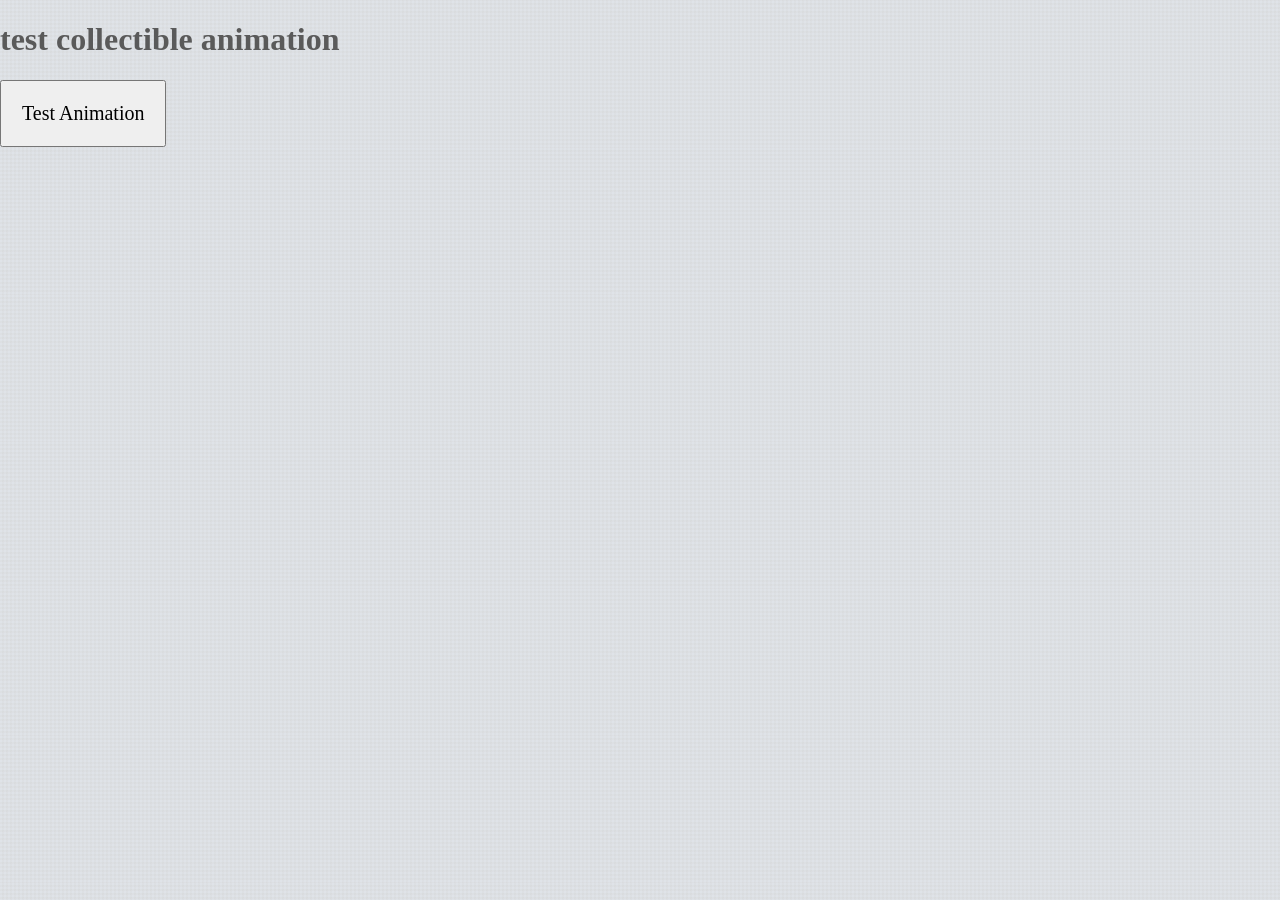
<file: test-animation.html>
<!DOCTYPE html>
<html>
<head>
  <meta charset="utf-8">
  <title>Test Animation</title>
  <link rel="stylesheet" href="style.css">
</head>
<body>
  <h1>Test Collectible Animation</h1>
  <button onclick="testAnimation()" style="padding: 20px; font-size: 20px;">Test Animation</button>

  <script>
    function testAnimation() {
      console.log('Testing animation...');
      
      const container = document.createElement('div');
      container.className = 'collectible-animation';
      container.innerHTML = `
        <div class="collectible-box">
          <div class="collectible-emoji">📅</div>
          <div class="collectible-text">ITEM GET!</div>
          <div class="collectible-name">📅 Nackt-Kalender</div>
        </div>
      `;

      document.body.appendChild(container);
      console.log('Animation added!');

      setTimeout(() => {
        container.remove();
        console.log('Animation removed');
      }, 2500);
    }
  </script>
</body>
</html>
</file>
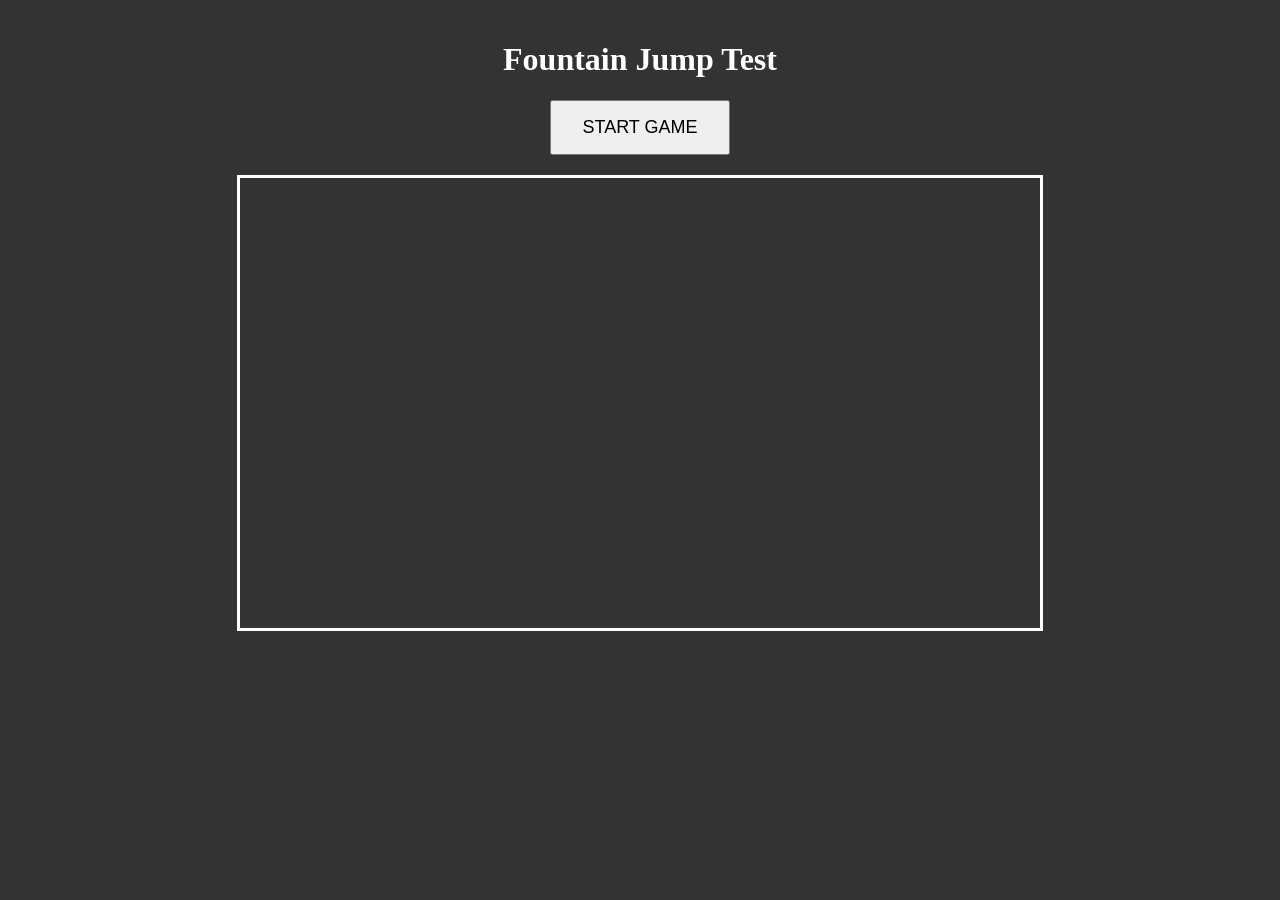
<file: test-fountain.html>
<!DOCTYPE html>
<html>
<head>
  <title>Fountain Test</title>
  <style>
    body { margin: 0; padding: 20px; background: #333; }
    canvas { border: 3px solid white; display: block; margin: 20px auto; }
    button { display: block; margin: 20px auto; padding: 15px 30px; font-size: 18px; }
  </style>
</head>
<body>
  <h1 style="color: white; text-align: center;">Fountain Jump Test</h1>
  <button onclick="startTest()">START GAME</button>
  <canvas id="gameCanvas" width="800" height="450"></canvas>
  
  <script>
    // Simple test game
    const canvas = document.getElementById('gameCanvas');
    const ctx = canvas.getContext('2d');
    
    let player = { x: 50, y: 350, width: 30, height: 40, dy: 0, onGround: false };
    let platforms = [
      { x: 0, y: 400, width: 200, height: 50 },
      { x: 250, y: 350, width: 150, height: 30 },
      { x: 450, y: 300, width: 150, height: 30 },
      { x: 650, y: 250, width: 150, height: 50 }
    ];
    let keys = {};
    let running = false;
    const gravity = 0.5;
    
    document.addEventListener('keydown', e => keys[e.code] = true);
    document.addEventListener('keyup', e => keys[e.code] = false);
    
    function startTest() {
      running = true;
      loop();
    }
    
    function update() {
      // Horizontal movement
      if (keys['ArrowLeft']) player.x -= 5;
      if (keys['ArrowRight']) player.x += 5;
      
      // Jump
      if (keys['Space'] && player.onGround) {
        player.dy = -12;
        player.onGround = false;
      }
      
      // Gravity
      player.dy += gravity;
      player.y += player.dy;
      
      // Collision with platforms
      player.onGround = false;
      platforms.forEach(p => {
        if (player.x < p.x + p.width &&
            player.x + player.width > p.x &&
            player.y < p.y + p.height &&
            player.y + player.height > p.y) {
          if (player.dy > 0) {
            player.y = p.y - player.height;
            player.dy = 0;
            player.onGround = true;
          }
        }
      });
      
      // Bounds
      if (player.x < 0) player.x = 0;
      if (player.x + player.width > canvas.width) player.x = canvas.width - player.width;
      
      // Win condition
      if (player.x > 700) {
        alert('YOU WIN!');
        running = false;
      }
      
      // Lose condition
      if (player.y > canvas.height) {
        alert('FELL INTO WATER!');
        player.x = 50;
        player.y = 350;
        player.dy = 0;
      }
    }
    
    function draw() {
      // Clear
      ctx.clearRect(0, 0, canvas.width, canvas.height);
      
      // Background (water)
      ctx.fillStyle = '#4A90E2';
      ctx.fillRect(0, 0, canvas.width, canvas.height);
      
      // Platforms (stones)
      ctx.fillStyle = '#666';
      platforms.forEach(p => {
        ctx.fillRect(p.x, p.y, p.width, p.height);
        ctx.strokeStyle = '#444';
        ctx.lineWidth = 2;
        ctx.strokeRect(p.x, p.y, p.width, p.height);
      });
      
      // Player
      ctx.fillStyle = '#FF6B6B';
      ctx.fillRect(player.x, player.y, player.width, player.height);
      
      // Instructions
      ctx.fillStyle = 'white';
      ctx.font = '20px Arial';
      ctx.fillText('← → Arrow Keys | SPACE = Jump | Reach the end!', 20, 30);
    }
    
    function loop() {
      if (!running) return;
      update();
      draw();
      requestAnimationFrame(loop);
    }
  </script>
</body>
</html>
</file>
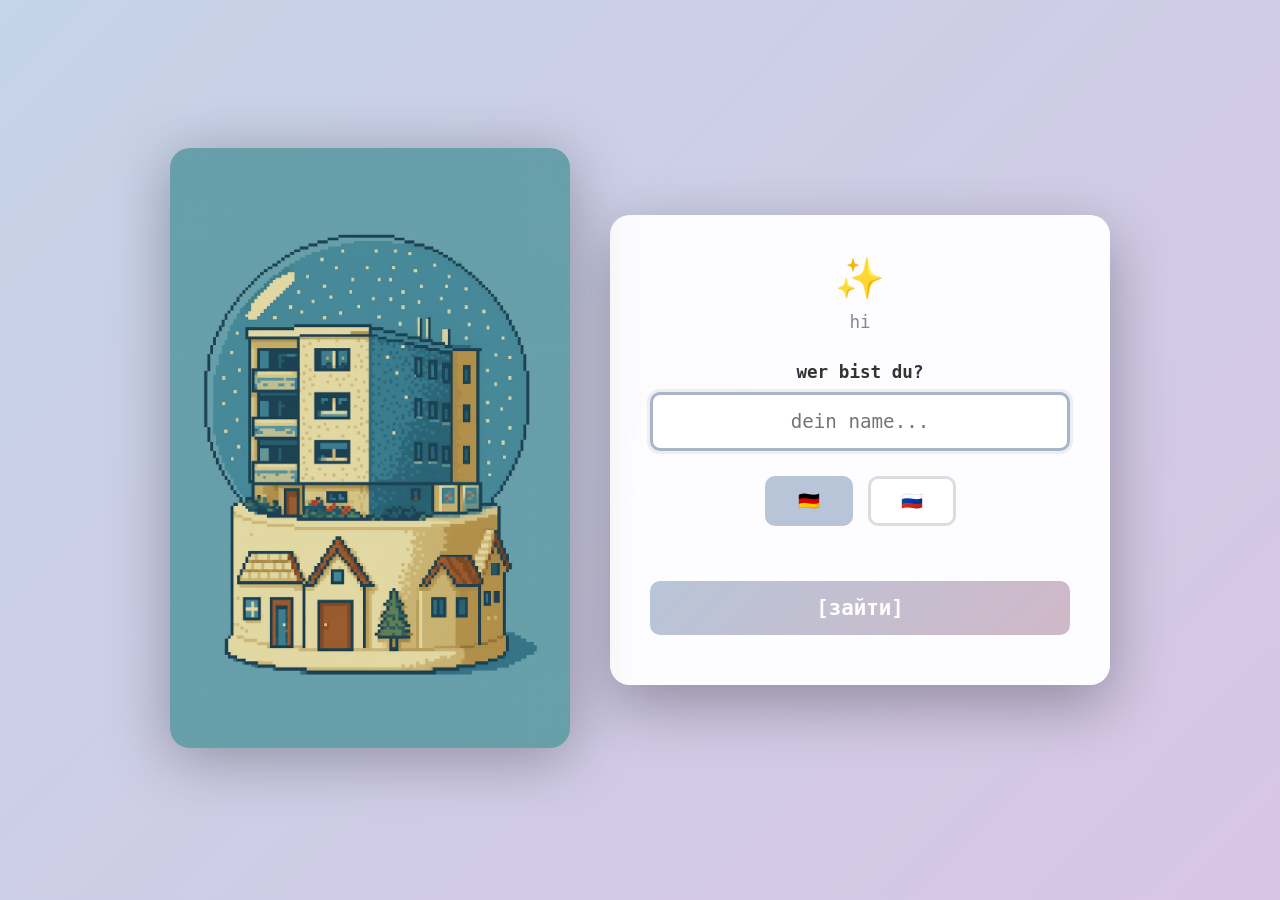
<file: welcome.html>
<!DOCTYPE html>
<html lang="de">
<head>
  <meta charset="UTF-8">
  <meta name="viewport" content="width=device-width, initial-scale=1.0">
  <title>Diasite</title>
  <style>
    * {
      margin: 0;
      padding: 0;
      box-sizing: border-box;
    }

    body {
      font-family: 'Monaco', 'Menlo', 'Consolas', monospace;
      background: linear-gradient(135deg, #c5d4e8 0%, #d8c5e5 100%);
      min-height: 100vh;
      display: flex;
      align-items: center;
      justify-content: center;
      padding: 20px;
      gap: 40px;
    }

    .schneekugel-container {
      flex-shrink: 0;
      max-width: 400px;
    }

    .schneekugel-container img {
      width: 100%;
      height: auto;
      filter: drop-shadow(0 10px 30px rgba(0,0,0,0.3));
      border-radius: 20px;
    }

    .welcome-container {
      background: rgba(255, 255, 255, 0.95);
      border-radius: 20px;
      padding: 40px;
      max-width: 500px;
      width: 100%;
      box-shadow: 0 20px 60px rgba(0,0,0,0.3);
      text-align: center;
    }

    h1 {
      color: #9ba8c5;
      margin-bottom: 10px;
      font-size: 2.5em;
    }

    .subtitle {
      color: #888;
      margin-bottom: 30px;
      font-size: 1.1em;
    }

    .input-group {
      margin: 25px 0;
    }

    label {
      display: block;
      margin-bottom: 10px;
      color: #333;
      font-size: 1.1em;
      font-weight: bold;
    }

    input {
      width: 100%;
      padding: 15px;
      font-size: 1.2em;
      border: 3px solid #b8c5d8;
      border-radius: 10px;
      font-family: inherit;
      text-align: center;
    }

    input:focus {
      outline: none;
      border-color: #a8b5c8;
      box-shadow: 0 0 0 3px rgba(168, 181, 200, 0.2);
    }

    .language-selector {
      display: flex;
      gap: 15px;
      justify-content: center;
      margin: 25px 0;
    }

    .lang-btn {
      padding: 12px 30px;
      font-size: 1.1em;
      border: 3px solid #ddd;
      border-radius: 10px;
      background: white;
      cursor: pointer;
      font-family: inherit;
      transition: all 0.2s;
    }

    .lang-btn:hover {
      border-color: #b8c5d8;
      transform: translateY(-2px);
    }

    .lang-btn.active {
      background: #b8c5d8;
      color: white;
      border-color: #b8c5d8;
    }

    button[type="submit"] {
      width: 100%;
      padding: 15px;
      font-size: 1.3em;
      background: linear-gradient(135deg, #b8c5d8 0%, #d0b8c8 100%);
      color: white;
      border: none;
      border-radius: 10px;
      cursor: pointer;
      font-family: inherit;
      font-weight: bold;
      margin-top: 30px;
      transition: transform 0.2s;
    }

    button[type="submit"]:hover {
      transform: scale(1.05);
    }

    button[type="submit"]:disabled {
      opacity: 0.5;
      cursor: not-allowed;
      transform: none;
    }

    .error {
      color: #e74c3c;
      margin-top: 10px;
      font-size: 0.9em;
    }
  </style>
</head>
<body>
  <div class="schneekugel-container">
    <img src="./assets/sprites/places/schneekugel.png" alt="Schneekugel" onerror="console.error('❌ Image failed to load:', this.src); this.style.border='2px solid red';" />
  </div>
  
  <div class="welcome-container">
    <h1>✨</h1>
    <p class="subtitle">hi</p>

    <form id="welcomeForm">
      <div class="input-group">
        <label for="playerName">wer bist du?</label>
        <input 
          type="text" 
          id="playerName" 
          placeholder="dein name..."
          required
          autofocus
        >
      </div>

      <div class="input-group">
        <label></label>
        <div class="language-selector">
          <button type="button" class="lang-btn active" data-lang="de">🇩🇪 </button>
          <button type="button" class="lang-btn" data-lang="ru">🇷🇺 </button>
        </div>
      </div>

      <button type="submit">[зайти]</button>
      <div class="error" id="error"></div>
    </form>
  </div>

  <script>
    console.log('🎮 Welcome page loaded!');
    console.log('📂 Current URL:', window.location.href);

    const translations = {
      de: {
        title: '✨ Willkommen ✨',
        subtitle: 'Deine digitale Zeitkapsel',
        nameLabel: 'Wie heißt du?',
        namePlaceholder: 'Dein Name...',
        langLabel: 'Sprache / Язык',
        submit: 'Los geht\'s! 🚀',
        errorEmpty: 'Bitte gib deinen Namen ein!'
      },
      ru: {
        title: '✨ Добро пожаловать ✨',
        subtitle: 'Твоя цифровая капсула времени',
        nameLabel: 'Как тебя зовут?',
        namePlaceholder: 'Твоё имя...',
        langLabel: 'Sprache / Язык',
        submit: 'Поехали! 🚀',
        errorEmpty: 'Пожалуйста, введи своё имя!'
      }
    };

    let currentLang = 'de';

    // Language switching
    document.querySelectorAll('.lang-btn').forEach(btn => {
      btn.addEventListener('click', () => {
        currentLang = btn.dataset.lang;
        document.querySelectorAll('.lang-btn').forEach(b => b.classList.remove('active'));
        btn.classList.add('active');
        updateText();
      });
    });

    function updateText() {
      const t = translations[currentLang];
      document.querySelector('h1').textContent = t.title;
      document.querySelector('.subtitle').textContent = t.subtitle;
      document.querySelector('label[for="playerName"]').textContent = t.nameLabel;
      document.querySelector('#playerName').placeholder = t.namePlaceholder;
      document.querySelector('.input-group label:nth-of-type(1)').nextElementSibling.querySelector('label').textContent = t.langLabel;
      document.querySelector('button[type="submit"]').textContent = t.submit;
    }

    // Form submission
    document.getElementById('welcomeForm').addEventListener('submit', (e) => {
      e.preventDefault();
      
      const name = document.getElementById('playerName').value.trim();
      const errorEl = document.getElementById('error');
      
      if (!name) {
        errorEl.textContent = translations[currentLang].errorEmpty;
        return;
      }

      // Save to localStorage
      const initialState = {
        player: {
          name: name,
          language: currentLang,
          currentLocation: 'botanical-garden',
          inventory: [],
          visitedLocations: [],
          achievements: []
        },
        gameProgress: {
          gamesPlayed: {},
          gamesWon: {},
          collectiblesFound: [],
          totalPhotos: 0,
          photosToken: Date.now()
        },
        session: {
          firstVisit: new Date().toISOString(),
          lastVisit: new Date().toISOString(),
          totalPlayTime: 0,
          visitCount: 1
        },
        guestbook: []
      };

      localStorage.setItem('diasite_state', JSON.stringify(initialState));

      // Redirect to main game (will auto-spawn at botanical garden)
      window.location.href = 'index.html';
    });
  </script>
</body>
</html>
</file>
<file: style.css>
@font-face {
  font-family: 'Nineteen Ninety Seven';
  src: local('Monaco'), local('Menlo'), local('Consolas');
  font-weight: normal;
  font-style: normal;
}

:root {
  /* Pastel 90s color palette with desaturated tones */
  --cream: #e8dfd0;
  --sage-green: #c5d4c8;
  --terracotta: #aae5b9;
  --sky-blue: #d0dfe8;
  --warm-brown: #b8a898;
  --soft-orange: #f5d4ba;
  --forest-green: #a8baa5;
  --muted-red: #dab8b3;
  --paper-white: #f0ebe5;
  --ink-black: #5a5a5a;
}

* {
  box-sizing: border-box;
  font-family: 'Nineteen Ninety Seven';
}

body {
  margin: 0;
  background: #dfe3e8;
  color: var(--ink-black);
  overflow: hidden;
  font-family: 'Nineteen Ninety Seven';
  text-transform: lowercase;
  /* Subtle paper texture */
  background-image: 
    repeating-linear-gradient(0deg, transparent, transparent 2px, rgba(139, 111, 71, 0.03) 2px, rgba(139, 111, 71, 0.03) 4px),
    repeating-linear-gradient(90deg, transparent, transparent 2px, rgba(139, 111, 71, 0.03) 2px, rgba(139, 111, 71, 0.03) 4px);
  image-rendering: pixelated;
}

/* Prevent flash of wrong page on load */
body:not(.app-ready) .page {
  display: none !important;
  opacity: 0 !important;
}

body.app-ready .page {
  transition: opacity 0.3s ease-in;
}

/* Page system */
.page {
  position: absolute;
  inset: 0;
  display: none;
  flex-direction: column;
  align-items: center;
  justify-content: center;
  padding: 24px;
  overflow-y: auto;
  overflow-x: hidden;
}
.page.active {
  display: flex;
}

/* Landing page - Ghibli meadow vibes */
#landing-page {
  background: url('assets/sprites/map1.png') center center/contain no-repeat;
  background-color: #d4dcc4;
  position: relative;
  width: 100vw;
  height: 100vh;
  /* Soft vignette effect */
  box-shadow: inset 0 0 150px rgba(74, 103, 65, 0.2);
}
#landing-page.magnifying {
  cursor: none;
}

.center-text {
  text-align: center;
}

.parent-title {
  font-size: 5rem;
  color: var(--terracotta);
  font-weight: 700;
  margin: 0;
  letter-spacing: 3px;
  text-shadow: 
    3px 3px 0px rgba(244, 164, 96, 0.3),
    6px 6px 0px rgba(139, 111, 71, 0.1);
  font-family: 'Nineteen Ninety Seven';
  /* Slight pixelated edge */
  filter: drop-shadow(2px 2px 0px var(--warm-brown));
}

/* 90s-style navigation arrows */
.arrow-nav {
  position: fixed;
  bottom: 40px;
  left: 50%;
  transform: translateX(-50%);
  display: flex;
  gap: 24px;
}

.arrow-btn {
  font-size: 0.7rem;
  padding: 8px 12px;
  border: 3px solid var(--warm-brown);
  background: var(--soft-orange);
  color: var(--paper-white);
  border-radius: 8px;
  cursor: pointer;
  transition: all 0.15s;
  box-shadow: 
    4px 4px 0px var(--warm-brown),
    0 0 0 1px rgba(139, 111, 71, 0.2);
  font-family: 'Nineteen Ninety Seven';
  text-transform: uppercase;
  letter-spacing: 1px;
}

.arrow-btn:hover {
  background: var(--terracotta);
  transform: translate(-2px, -2px);
  box-shadow: 
    6px 6px 0px var(--warm-brown),
    0 0 0 1px rgba(139, 111, 71, 0.2);
}

.arrow-btn:active {
  transform: translate(2px, 2px);
  box-shadow: 
    2px 2px 0px var(--warm-brown);
}

/* Map hotspots - Ghibli portals */
.map-hotspot {
  position: absolute;
  width: 35px;
  height: 35px;
  border: none;
  background: transparent;
  border-radius: 50%;
  cursor: pointer;
  transition: all 0.3s;
  padding: 0;
  opacity: 0;
  animation: none;
}

@keyframes pulse {
  0%, 100% { 
    transform: scale(1);
    opacity: 0.8;
  }
  50% { 
    transform: scale(1.1);
    opacity: 1;
  }
}

.map-hotspot:hover {
  background: transparent;
  transform: none;
  border: none;
  animation: none;
}

.map-hotspot.locked {
  opacity: 0.3;
  pointer-events: none !important;
  cursor: not-allowed !important;
  filter: grayscale(0.8);
  animation: none !important;
}

/* Objects - floating magical items */
.object {
  position: absolute;
  font-size: 2.5rem;
  cursor: pointer;
  user-select: none;
  transition: transform 0.2s;
  animation: float 3s ease-in-out infinite;
  transform: translate(-50%, -50%);
  filter: 
    drop-shadow(2px 4px 6px rgba(74, 103, 65, 0.3))
    drop-shadow(0 0 8px rgba(244, 164, 96, 0.2));
}

.object:hover {
  animation-play-state: paused;
  transform: translate(-50%, -50%) scale(1.25) rotate(5deg);
}

@keyframes float {
  0%, 100% { 
    transform: translate(-50%, -50%) translateY(0) rotate(-2deg);
  }
  50% { 
    transform: translate(-50%, -50%) translateY(-15px) rotate(2deg);
  }
}

/* Instructions Panel - Vintage note */
#instructions-panel {
  position: absolute;
  left: 800px;
  bottom: 20px;
  background: var(--paper-white);
  padding: 16px 20px;
  border-radius: 4px;
  border: 2px solid var(--warm-brown);
  box-shadow: 
    5px 5px 0px rgba(139, 111, 71, 0.3),
    0 0 0 1px rgba(139, 111, 71, 0.1);
  max-width: 300px;
  z-index: 160;
  display: none;
  /* Paper texture */
  background-image: repeating-linear-gradient(
    0deg,
    transparent,
    transparent 1px,
    rgba(139, 111, 71, 0.02) 1px,
    rgba(139, 111, 71, 0.02) 2px
  );
}

#instructions-panel p {
  margin: 6px 0;
  font-size: 14px;
  color: var(--ink-black);
  font-family: 'Nineteen Ninety Seven';
}

#instructions-panel strong {
  color: var(--muted-red);
  font-size: 15px;
}

.instruction-text {
  font-weight: 600;
  margin-top: 12px;
}

#uncollected-list {
  font-size: 13px;
  line-height: 1.8;
  color: var(--warm-brown);
  margin-top: 8px;
}

/* Inventory - 90s RPG style */
#inventory {
  position: fixed;
  bottom: 12px;
  right: 12px;
  background: var(--paper-white);
  padding: 12px 16px;
  border-radius: 4px;
  border: 3px solid var(--warm-brown);
  box-shadow:
    4px 4px 0px rgba(139, 111, 71, 0.4),
    inset 0 0 20px rgba(244, 234, 213, 0.5);
  min-width: 320px;
  max-width: 400px;
}

.inventory-title {
  font-size: 13px;
  font-weight: 700;
  color: var(--forest-green);
  margin-bottom: 8px;
  font-family: 'Nineteen Ninety Seven';
  text-transform: uppercase;
  letter-spacing: 1px;
}

#items {
  display: flex;
  gap: 8px;
  flex-wrap: wrap;
}

.item {
  padding: 8px;
  background: transparent;
  border-radius: 4px;
  cursor: pointer;
  font-size: 12px;
  border: none;
  box-shadow: none;
  transition: all 0.15s;
  font-weight: 600;
  color: var(--paper-white);
  width: 48px;
  height: 48px;
  display: flex;
  align-items: center;
  justify-content: center;
  box-sizing: border-box;
}

.item:hover {
  transform: translate(-1px, -1px);
  box-shadow: 3px 3px 0px rgba(74, 103, 65, 0.5);
}

.item.selected {
  border-color: var(--terracotta);
  border-width: 3px;
  background: linear-gradient(135deg, var(--soft-orange), var(--terracotta));
}

/* Page header */
.page-header {
  position: absolute;
  top: 20px;
  left: 20px;
  right: 20px;
  display: flex;
  justify-content: space-between;
  align-items: center;
  z-index: 100;
  pointer-events: none;
}

.page-header > * {
  pointer-events: auto;
}

.page-header h2 {
  margin: 0;
  color: var(--terracotta);
  font-size: 2.2rem;
  font-family: 'Nineteen Ninety Seven';
  text-shadow: 
    2px 2px 0px rgba(96, 202, 244, 0.4),
    4px 4px 0px rgba(139, 111, 71, 0.2);
}

.back-btn {
  padding: 10px 18px;
  border: 3px solid var(--warm-brown);
  background: var(--sage-green);
  color: var(--paper-white);
  border-radius: 6px;
  cursor: pointer;
  font-size: 1rem;
  font-weight: bold;
  transition: all 0.15s;
  box-shadow: 3px 3px 0px var(--warm-brown);
  font-family: 'Nineteen Ninety Seven';
  text-transform: uppercase;
}

.back-btn:hover {
  background: var(--forest-green);
  transform: translate(-2px, -2px);
  box-shadow: 5px 5px 0px var(--warm-brown);
}

.back-btn:active {
  transform: translate(1px, 1px);
  box-shadow: 2px 2px 0px var(--warm-brown);
}

/* Riddle note - Vintage letter */
.riddle-note {
  background: #f5f0e8;
  border: 3px double var(--warm-brown);
  border-radius: 0;
  padding: 18px 22px;
  padding-left: 22px;
  max-width: 340px;
  min-height: 80px;
  box-shadow:
    6px 6px 0px rgba(139, 111, 71, 0.25),
    inset 0 0 30px rgba(244, 234, 213, 0.4);
  font-family: 'Nineteen Ninety Seven';
  font-size: 1rem;
  line-height: 1.7;
  white-space: normal;
  text-align: left;
  text-indent: 0;
  /* Aged paper effect */
  background-image:
    repeating-linear-gradient(
      0deg,
      transparent,
      transparent 20px,
      rgba(139, 111, 71, 0.05) 20px,
      rgba(139, 111, 71, 0.05) 21px
    );
}

/* Mission box on landing page - absolute positioning with animation */
#landing-page .riddle-note,
#landing-page .location-message-box {
  position: absolute;
  bottom: 100px;
  left: 20px;
  z-index: 150;
  animation: missionBounce 5s ease-in-out infinite !important;
}

@keyframes missionBounce {
  0%, 50%, 100% { transform: translateY(0); }
  10% { transform: translateY(-20px); }
  17% { transform: translateY(-5px); }
  23% { transform: translateY(-12px); }
  28% { transform: translateY(-3px); }
  33% { transform: translateY(-8px); }
  38% { transform: translateY(-2px); }
}

.riddle-note:empty::before {
  content: '📜 Rätsel erscheint hier...';
  color: var(--warm-brown);
  font-style: italic;
  opacity: 0.7;
}

/* Minigame page */
#minigame-page {
  background: var(--cream);
}

.game-container {
  position: relative;
  text-align: center;
  display: flex;
  flex-direction: column;
  align-items: center;
  padding: 20px;
}

.game-instructions {
  font-size: 1.2rem;
  margin-bottom: 20px;
  color: var(--ink-black);
  font-family: 'Nineteen Ninety Seven';
  font-weight: 600;
  padding: 12px 15px;
  background: rgba(255, 255, 255, 0.2);
  border-radius: 6px;
}

.play-overlay {
  position: absolute;
  top: 50%;
  left: 50%;
  transform: translate(-50%, -50%);
  background: transparent;
  padding: 0;
  border: none;
  border-radius: 0;
  z-index: 200;
  cursor: pointer;
  transition: all 0.2s;
  box-shadow: none;
}

.play-overlay:hover {
  opacity: 0.8;
}

.play-overlay.hidden {
  display: none;
}

.play-btn {
  font-size: 2rem;
  color: var(--warm-brown);
  font-family: 'Nineteen Ninety Seven';
  font-weight: bold;
  text-transform: uppercase;
  background: none;
  border: none;
  cursor: pointer;
  padding: 10px 20px;
  margin: 0;
  letter-spacing: 4px;
  transition: all 0.2s;
  text-shadow: 2px 2px 4px rgba(0, 0, 0, 0.3);
}

.play-btn:hover {
  transform: scale(1.15);
  text-shadow: 3px 3px 6px rgba(0, 0, 0, 0.5);
}

/* Hot/Cold Tracker */
#hotcold-tracker {
  position: fixed;
  pointer-events: none;
  background: rgba(255, 255, 255, 0.95);
  padding: 8px 16px;
  border: 2px solid #333;
  border-radius: 6px;
  font-size: 1.1rem;
  font-weight: bold;
  z-index: 9999;
  box-shadow: 0 4px 8px rgba(0,0,0,0.3);
  transition: all 0.3s ease;
  display: none;
}

#hotcold-tracker.active {
  display: block;
}

#hotcold-tracker.freezing { color: #0066ff; border-color: #0066ff; }
#hotcold-tracker.icy { color: #0088ff; border-color: #0088ff; }
#hotcold-tracker.cold { color: #00aaff; border-color: #00aaff; }
#hotcold-tracker.chilly { color: #00ccff; border-color: #00ccff; }
#hotcold-tracker.cool { color: #00ddff; border-color: #00ddff; }
#hotcold-tracker.lukewarm { color: #66ccff; border-color: #66ccff; }
#hotcold-tracker.warm { color: #ffaa00; border-color: #ffaa00; }
#hotcold-tracker.toasty { color: #ff8800; border-color: #ff8800; }
#hotcold-tracker.hot { color: #ff6600; border-color: #ff6600; }
#hotcold-tracker.scorching { color: #ff4400; border-color: #ff4400; }
#hotcold-tracker.blazing { color: #ff2200; border-color: #ff2200; }
#hotcold-tracker.molten { color: #ff0000; border-color: #ff0000; }

.play-btn:hover {
  color: var(--terracotta);
}

/* Character dialogue bubble animations */
@keyframes bubbleAppear {
  from {
    opacity: 0;
    transform: translate(-50%, -50%) scale(0.8);
  }
  to {
    opacity: 1;
    transform: translate(-50%, -50%) scale(1);
  }
}

@keyframes characterBounce {
  0%, 100% { 
    transform: translateY(0);
  }
  50% { 
    transform: translateY(-20px);
  }
}

.play-btn:active {
  transform: translate(2px, 2px);
  box-shadow: 4px 4px 0px var(--warm-brown);
}

#game-area {
  min-height: 380px;
  border: 4px dashed var(--forest-green);
  border-radius: 8px;
  position: relative;
  background: linear-gradient(135deg, rgba(250, 248, 243, 0.8), rgba(212, 220, 196, 0.3));
  margin: 20px 0;
  box-shadow: 
    inset 0 0 30px rgba(74, 103, 65, 0.1),
    4px 4px 0px rgba(74, 103, 65, 0.2);
}

#game-score {
  font-size: 1.6rem;
  font-weight: 700;
  color: var(--muted-red);
  font-family: 'Nineteen Ninety Seven';
  text-shadow: 2px 2px 0px rgba(193, 112, 102, 0.3);
}

.dot {
  width: 45px;
  height: 45px;
  border-radius: 50%;
  background: radial-gradient(circle, var(--terracotta), var(--muted-red));
  position: absolute;
  cursor: pointer;
  transition: transform 0.1s;
  border: 3px solid var(--warm-brown);
  box-shadow: 
    3px 3px 0px rgba(139, 111, 71, 0.4),
    inset 0 0 10px rgba(255, 255, 255, 0.3);
}

.dot:hover {
  transform: scale(1.2) rotate(10deg);
}

/* CV page */
#cv-page {
  background: var(--cream);
  align-items: flex-start;
  overflow-y: auto;
}

.cv-content {
  background: var(--paper-white);
  padding: 36px;
  border-radius: 8px;
  border: 3px solid var(--warm-brown);
  box-shadow:
    8px 8px 0px rgba(139, 111, 71, 0.3),
    inset 0 0 40px rgba(244, 234, 213, 0.4);
  /* Aged paper texture */
  background-image: repeating-linear-gradient(
    0deg,
    transparent,
    transparent 25px,
    rgba(139, 111, 71, 0.03) 25px,
    rgba(139, 111, 71, 0.03) 26px
  );
}

.cv-section {
  margin-bottom: 32px;
}

.cv-section h3 {
  color: var(--terracotta);
  font-size: 1.6rem;
  margin-bottom: 12px;
  font-family: 'Nineteen Ninety Seven';
  text-shadow: 2px 2px 0px rgba(244, 164, 96, 0.3);
}

.cv-section p,
.cv-section ul {
  font-size: 1.08rem;
  line-height: 1.7;
  color: var(--ink-black);
  font-family: 'Nineteen Ninety Seven';
}

.cv-section ul {
  list-style: none;
  padding: 0;
}

.cv-section li {
  margin-bottom: 10px;
  padding-left: 20px;
  position: relative;
}

.cv-section li::before {
  content: '🌿';
  position: absolute;
  left: 0;
}

/* Standardized Location Page Layout - VIDEO GAME UI STYLE */
.location-content {
  width: 100vw;
  height: calc(100vh - 80px);
  padding: 0;
  box-sizing: border-box;
  display: flex;
  flex-direction: column;
  justify-content: space-between;
  position: relative;
}

/* Top row container for image + game side by side - LARGE */
.location-top-row {
  display: flex;
  gap: 40px;
  max-height: 57vh;
  padding: 80px 40px 0 40px;
  flex: 1;
}

/* Image - fixed position and size - LEFT SIDE - LARGER */
.location-image-container {
  width: 45%;
  max-width: 600px;
  height: 100%;
  flex-shrink: 0;
}

.location-image {
  width: 100%;
  height: 100%;
  object-fit: cover;
  border-radius: 12px;
  box-shadow: 0 8px 30px rgba(0,0,0,0.4);
  display: block;
}

/* Game container - RIGHT SIDE - LARGER */
.game-container,
.cv-content {
  flex: 1;
  height: 100%;
  max-height: 100%;
  overflow-y: auto;
  box-sizing: border-box;
  padding: 25px;
  background: transparent;
  border-radius: 0;
}

/* Message row - GAME UI DIALOGUE BOX at bottom */
.location-message-row {
  width: 100%;
  display: flex;
  gap: 30px;
  align-items: flex-end;
  height: 50px;
  box-sizing: border-box;
  padding: 0 40px 30px 40px;
  background: rgba(232, 223, 208, 0.95);
  position: relative;
}

.location-message-box {
  flex: 1;
  align-self: flex-end;
  overflow-y: auto;
  max-height: 200px;
  max-width: 500px;
  padding: 20px;
  line-height: 1.6;
  background: rgba(245, 240, 232, 0.95);
  border: 3px solid #b8a898;
  border-radius: 4px;
  box-shadow: none;
  text-align: left;
  text-indent: 0;
  white-space: normal;
}
/* CHANGE POSITION SPRITE JEN STEVE*/
.location-sprites {
  display: flex;
  gap: 10px;
  flex-shrink: 0;
  align-items: flex-end;
  height: 320px;
  width: 400px;
  position: relative;
  margin-bottom: -200px;
}

/* Home page: limit sprites container to left 65% */
#home .location-sprites {
  max-width: 65%;
}

.location-sprites .jen-sprite {
  width: 420px !important;
  height: 420px !important;
  object-fit: contain;
  object-position: bottom;
  filter: drop-shadow(4px 4px 8px rgba(0,0,0,0.4));
  display: block;
  transition: transform 0.3s ease;
}

.location-sprites .jen-sprite:hover {
  transform: translateY(-5px);
}

.location-sprites .steve-sprite-static {
  width: 420px !important;
  height: 420px !important;
  object-fit: contain;
  object-position: bottom;
  margin-left: -80px;
  filter: drop-shadow(4px 4px 8px rgba(0,0,0,0.4));
  display: block;
  transition: transform 0.3s ease;
}

.location-sprites .steve-sprite-static:hover {
  transform: translateY(-5px);
}

/* Map overlay */
.map-overlay {
  position: fixed;
  inset: 0;
  background: rgba(45, 45, 45, 0.85);
  display: flex;
  align-items: center;
  justify-content: center;
}

.map-overlay.hidden {
  display: none;
}

.map-container {
  position: relative;
  width: 80vw;
  height: 80vh;
  background: var(--cream);
  border-radius: 8px;
  border: 4px solid var(--warm-brown);
  box-shadow: 
    0 10px 40px rgba(0, 0, 0, 0.5),
    8px 8px 0px rgba(139, 111, 71, 0.4);
}

/* Magnifying glass - Vintage lens */
.magnifying-glass {
  position: fixed;
  width: 130px;
  height: 130px;
  border: 5px solid var(--warm-brown);
  border-radius: 50%;
  pointer-events: none;
  z-index: 10000;
  box-shadow: 
    0 0 20px rgba(139, 111, 71, 0.4),
    inset 0 0 20px rgba(255, 255, 255, 0.3),
    0 8px 16px rgba(0, 0, 0, 0.3);
  overflow: hidden;
  background-image: url('assets/sprites/map1.png');
  background-repeat: no-repeat;
  background-color: var(--cream);
  /* Glass reflection effect */
  background-image: 
    radial-gradient(circle at 30% 30%, rgba(255, 255, 255, 0.4), transparent 50%),
    url('assets/sprites/map1.png');
}

/* Responsive */
@media (max-width: 720px) {
  .parent-title {
    font-size: 3.5rem;
  }
  .arrow-btn {
    font-size: 1.4rem;
    padding: 10px 16px;
  }
  .cv-content {
    padding: 24px;
    margin-top: 60px;
  }
  #inventory {
    bottom: 8px;
    right: 8px;
    min-width: 260px;
    max-width: 320px;
  }
}

/* Extra Ghibli touches */
@keyframes shimmer {
  0%, 100% { opacity: 0.5; }
  50% { opacity: 1; }
}

/* Subtle sparkle effect on hover for interactive elements */
.object::after {
  content: '✨';
  position: absolute;
  top: -10px;
  right: -10px;
  font-size: 0.8rem;
  opacity: 0;
  transition: opacity 0.3s;
}

.object:hover::after {
  opacity: 1;
  animation: shimmer 1s infinite;
}

/* Static Sprite Styling */
.steve-sprite-static,
.jen-sprite {
  transition: transform 0.3s ease;
}

/* Steve Speaking Animation - Bounces when speaking */
.steve-sprite-static.speaking {
  animation: steveTalking 1s ease-in-out infinite !important;
  z-index: 10;
}

@keyframes steveTalking {
  0%, 100% {
    transform: translateY(0) translateX(0);
  }
  25% {
    transform: translateY(-12px) translateX(3px);
  }
  50% {
    transform: translateY(-20px) translateX(0);
  }
  75% {
    transform: translateY(-12px) translateX(-3px);
  }
}

/* Landing Page Sprites Animation */
.landing-steve-sprite {
  animation: gentleBounce 3s ease-in-out infinite;
  animation-delay: 0.2s;
}

.landing-jen-sprite {
  animation: gentleBounce 3s ease-in-out infinite;
}

.landing-riddle-note {
  animation: gentleBounce 3s ease-in-out infinite;
  animation-delay: 0.1s;
}

@keyframes gentleBounce {
  0%, 100% {
    transform: translateY(0);
  }
  50% {
    transform: translateY(-8px);
  }
}

/* Synchronized bounce for speech bubbles */
@keyframes bubbleBounce {
  0%, 100% {
    transform: translateY(0);
  }
  50% {
    transform: translateY(-12px);
  }
}

/* Speech bubble fade in animation */
@keyframes speechBubbleFadeIn {
  from {
    opacity: 0;
    transform: translateY(20px);
  }
  to {
    opacity: 1;
    transform: translateY(0);
  }
}

/* Character speech bubble styling */
.character-speech-bubble {
  position: relative;
}

.character-speech-bubble::before {
  content: '';
  position: absolute;
  bottom: -15px;
  right: 40px;
  width: 0;
  height: 0;
  border-left: 15px solid transparent;
  border-right: 15px solid transparent;
  border-top: 15px solid #667eea;
}

.character-speech-bubble::after {
  content: '';
  position: absolute;
  bottom: -10px;
  right: 43px;
  width: 0;
  height: 0;
  border-left: 12px solid transparent;
  border-right: 12px solid transparent;
  border-top: 12px solid white;
}

@keyframes itemGetBounce {
  0% {
    transform: scale(0) rotate(-180deg);
    opacity: 0;
  }
  60% {
    transform: scale(1.1) rotate(5deg);
  }
  100% {
    transform: scale(1) rotate(0deg);
    opacity: 1;
  }
}

.collectible-emoji {
  font-size: 6rem;
  margin-bottom: 20px;
  animation: emojiFloat 0.8s ease-in-out 0.3s;
  display: inline-block;
}

@keyframes emojiFloat {
  0%, 100% { transform: translateY(0) rotate(0deg); }
  25% { transform: translateY(-15px) rotate(-5deg); }
  75% { transform: translateY(-15px) rotate(5deg); }
}

.collectible-text {
  font-family: 'Nineteen Ninety Seven';
  font-size: 2.5rem;
  font-weight: bold;
  color: var(--terracotta);
  text-transform: uppercase;
  letter-spacing: 4px;
  margin-bottom: 15px;
  text-shadow: 
    3px 3px 0 var(--warm-brown),
    -1px -1px 0 var(--warm-brown),
    1px -1px 0 var(--warm-brown),
    -1px 1px 0 var(--warm-brown);
  animation: textPulse 0.5s ease-out 0.4s;
}

@keyframes textPulse {
  0% { transform: scale(0.8); opacity: 0; }
  50% { transform: scale(1.2); }
  100% { transform: scale(1); opacity: 1; }
}

.collectible-name {
  font-family: 'Nineteen Ninety Seven';
  font-size: 1.3rem;
  color: var(--ink-black);
  font-weight: 600;
  animation: fadeInUp 0.4s ease-out 0.6s backwards;
}

@keyframes fadeInUp {
  from {
    opacity: 0;
    transform: translateY(10px);
  }
  to {
    opacity: 1;
    transform: translateY(0);
  }
}

/* Minimalist collectible animation - no stars */

/* ============================================
   90s VIDEO GAME COLLECTIBLE ANIMATION - FIXED
   ============================================ */

.collectible-animation {
  position: fixed;
  top: 0;
  left: 0;
  width: 100vw;
  height: 100vh;
  background: rgba(0, 0, 0, 0.85);
  display: flex;
  align-items: center;
  justify-content: center;
  z-index: 99999;
  animation: fadeInBg 0.3s ease-out;
}

@keyframes fadeInBg {
  from { opacity: 0; }
  to { opacity: 1; }
}

.collectible-box {
  background: #f0ebe5;
  border: 6px solid #b8a898;
  padding: 40px 60px;
  text-align: center;
  box-shadow: 
    0 0 0 3px #f0ebe5,
    0 0 0 9px #b8a898,
    0 10px 40px rgba(0,0,0,0.5);
  animation: itemGetBounce 0.6s cubic-bezier(0.68, -0.55, 0.265, 1.55);
  position: relative;
  max-width: 400px;
  max-height: 500px;
}

.collectible-image {
  width: 100px;
  height: 100px;
  max-width: 100px;
  max-height: 100px;
  object-fit: contain;
  margin-bottom: 20px;
  animation: emojiFloat 0.8s ease-in-out 0.3s;
  display: inline-block;
  image-rendering: pixelated;
  filter: drop-shadow(0 4px 10px rgba(0,0,0,0.3));
}

/* ============================================
   JEN VICTORY ANIMATION & SPEECH BUBBLE
   ============================================ */

@keyframes jenVictoryBounce {
  0%, 100% {
    transform: translateY(0);
  }
  50% {
    transform: translateY(-40px);
  }
}

.jen-victory-bubble {
  background: white;
  border: 4px solid var(--terracotta);
  border-radius: 20px;
  padding: 15px 25px;
  font-family: 'Nineteen Ninety Seven';
  font-size: 1.2rem;
  font-weight: bold;
  color: var(--ink-black);
  box-shadow: 
    0 6px 20px rgba(0,0,0,0.3),
    inset 0 2px 10px rgba(255,255,255,0.5);
  animation: bubbleAppear 0.4s cubic-bezier(0.68, -0.55, 0.265, 1.55);
  z-index: 1000;
  white-space: nowrap;
}

.jen-victory-bubble::before {
  content: '';
  position: absolute;
  bottom: -20px;
  left: 30px;
  width: 0;
  height: 0;
  border-left: 15px solid transparent;
  border-right: 15px solid transparent;
  border-top: 20px solid var(--terracotta);
}

.jen-victory-bubble::after {
  content: '';
  position: absolute;
  bottom: -14px;
  left: 34px;
  width: 0;
  height: 0;
  border-left: 12px solid transparent;
  border-right: 12px solid transparent;
  border-top: 16px solid white;
}

@keyframes bubbleAppear {
  0% {
    transform: scale(0) rotate(-10deg);
    opacity: 0;
  }
  70% {
    transform: scale(1.1) rotate(2deg);
  }
  100% {
    transform: scale(1) rotate(0deg);
    opacity: 1;
  }
}

.jen-victory-bubble.fade-out {
  animation: bubbleFadeOut 0.5s ease-out forwards;
}

@keyframes bubbleFadeOut {
  to {
    opacity: 0;
    transform: translateY(-10px);
  }
}

/* ============================================
   ASCII SEAGULLS FLYING ANIMATION
   ============================================ */

.seagull {
  position: fixed;
  font-family: 'Courier New', monospace;
  font-size: 2rem;
  font-weight: bold;
  color: #000000;
  text-shadow: none;
  pointer-events: none;
  z-index: 50;
  white-space: nowrap;
  opacity: 0.7;
}

@keyframes flyAcross {
  0% {
    transform: translateX(0) translateY(0);
  }
  50% {
    transform: translateX(50vw) translateY(-30px);
  }
  100% {
    transform: translateX(100vw) translateY(0);
  }
}

@keyframes flyAcrossReverse {
  0% {
    transform: translateX(0) translateY(0);
  }
  50% {
    transform: translateX(-50vw) translateY(-30px);
  }
  100% {
    transform: translateX(-100vw) translateY(0);
  }
}
</file>
<file: js/systems/ui.css>
/* ============================================
   NEUE STYLES FÜR MODULARE ARCHITEKTUR
   90s Videogame Aesthetic
   ============================================ */

/* Welcome Screen */
#welcome-screen {
  background: linear-gradient(135deg, #667eea 0%, #764ba2 100%);
  display: flex;
  flex-direction: column;
  align-items: center;
  justify-content: center;
  gap: 30px;
  animation: fadeIn 0.8s ease-in;
}

#welcome-screen.hidden {
  display: none !important;
}

.welcome-content {
  text-align: center;
  background: rgba(255, 255, 255, 0.95);
  padding: 40px;
  border-radius: 20px;
  box-shadow: 0 10px 40px rgba(0, 0, 0, 0.3);
  max-width: 500px;
  width: 90%;
}

.welcome-title {
  font-size: 3rem;
  color: var(--pink);
  margin: 0 0 20px 0;
  text-shadow: 2px 2px 4px rgba(0, 0, 0, 0.2);
}

.welcome-question {
  font-size: 1.5rem;
  color: #333;
  margin: 20px 0;
}

#player-name-input {
  width: 100%;
  padding: 15px;
  font-size: 1.2rem;
  border: 3px solid var(--pink);
  border-radius: 10px;
  margin: 15px 0;
  text-align: center;
  transition: all 0.3s;
}

#player-name-input:focus {
  outline: none;
  border-color: var(--dark-pink);
  transform: scale(1.02);
}

.welcome-start-btn {
  width: 100%;
  padding: 15px 30px;
  font-size: 1.3rem;
  background: var(--pink);
  color: white;
  border: none;
  border-radius: 10px;
  cursor: pointer;
  transition: all 0.3s;
  box-shadow: 0 4px 15px rgba(255, 105, 180, 0.4);
}

.welcome-start-btn:hover {
  background: var(--dark-pink);
  transform: translateY(-2px);
  box-shadow: 0 6px 20px rgba(255, 105, 180, 0.6);
}

.welcome-start-btn:disabled {
  opacity: 0.5;
  cursor: not-allowed;
}

.language-selector {
  display: flex;
  gap: 15px;
  justify-content: center;
  margin-top: 20px;
}

.lang-btn {
  padding: 10px 20px;
  background: #f0f0f0;
  border: 2px solid transparent;
  border-radius: 8px;
  cursor: pointer;
  transition: all 0.3s;
  font-size: 1rem;
}

.lang-btn:hover {
  background: #e0e0e0;
}

.lang-btn.active {
  background: var(--pink);
  color: white;
  border-color: var(--dark-pink);
}

/* Klein-Dia Dialogue System */
.dia-dialogue {
  position: fixed;
  bottom: 100px;
  left: 50%;
  transform: translateX(-50%) translateY(100px) scale(0.8);
  display: flex;
  align-items: center;
  gap: 20px;
  z-index: 10000;
  opacity: 0;
  transition: all 0.6s cubic-bezier(0.34, 1.56, 0.64, 1);
}

.dia-dialogue.show {
  opacity: 1;
  transform: translateX(-50%) translateY(0) scale(1);
}

.dia-sprite-container {
  width: 200px;
  height: 200px;
  display: flex;
  align-items: center;
  justify-content: center;
  flex-shrink: 0;
}

.dia-sprite {
  width: 200px;
  height: 200px;
  object-fit: contain;
  filter: drop-shadow(0 4px 20px rgba(0,0,0,0.3));
  animation: bounce 3s ease-in-out infinite;
}

.dia-bubble {
  background: white;
  padding: 20px 30px;
  border-radius: 25px;
  font-size: 1.8rem;
  font-weight: bold;
  color: #333;
  border: 4px solid #667eea;
  box-shadow: 0 8px 30px rgba(0,0,0,0.3);
  position: relative;
}

.dia-bubble::before {
  content: '';
  position: absolute;
  left: -20px;
  top: 50%;
  transform: translateY(-50%);
  width: 0;
  height: 0;
  border-top: 15px solid transparent;
  border-bottom: 15px solid transparent;
  border-right: 20px solid #667eea;
}

.dia-bubble::after {
  content: '';
  position: absolute;
  left: -14px;
  top: 50%;
  transform: translateY(-50%);
  width: 0;
  height: 0;
  border-top: 12px solid transparent;
  border-bottom: 12px solid transparent;
  border-right: 16px solid white;
}

.dia-text {
  margin: 0;
  font-size: 1.8rem;
  color: #333;
  line-height: 1.4;
  font-weight: bold;
}

/* Flash Messages (90s retro) */
.flash-message {
  position: fixed;
  top: 20px;
  left: 50%;
  transform: translateX(-50%);
  background: #FFE4B5;
  color: #000;
  padding: 12px 20px;
  border: 4px solid #000;
  z-index: 99999;
  opacity: 0;
  animation: flashIn 0.2s ease-out forwards, flashOut 0.2s ease-in 1.5s forwards;
  box-shadow: 6px 6px 0px #000;
  font-family: 'Nineteen Ninety Seven', monospace;
  font-size: 1rem;
  font-weight: bold;
  image-rendering: pixelated;
  min-width: 200px;
  text-align: center;
}

@keyframes flashIn {
  from {
    opacity: 0;
    transform: translateX(-50%) translateY(-10px);
  }
  to {
    opacity: 1;
    transform: translateX(-50%) translateY(0);
  }
}

@keyframes flashOut {
  from {
    opacity: 1;
  }
  to {
    opacity: 0;
  }
}

@keyframes fadeIn {
  from {
    opacity: 0;
  }
  to {
    opacity: 1;
  }
}

/* Transitions zwischen Pages */
.page {
  animation: pageTransition 0.5s ease-in-out;
}

@keyframes pageTransition {
  0% {
    opacity: 0;
    transform: scale(0.98);
  }
  100% {
    opacity: 1;
    transform: scale(1);
  }
}

/* 90s Retro Enhancements (optional) */
.retro-border {
  border: 4px solid #c0c0c0;
  box-shadow: 
    inset -2px -2px 0 #000,
    inset 2px 2px 0 #fff,
    8px 8px 0 rgba(0, 0, 0, 0.3);
}

.pixel-font {
  font-family: 'Press Start 2P', 'Courier New', monospace;
  image-rendering: pixelated;
}

/* Loading State */
.loading {
  pointer-events: none;
  opacity: 0.6;
  cursor: wait;
}

.loading::after {
  content: '...';
  animation: dots 1.5s infinite;
}

@keyframes dots {
  0%, 20% { content: '.'; }
  40% { content: '..'; }
  60%, 100% { content: '...'; }
}

/* Steve Greeting - Custom Simple Version */
.steve-greeting {
  position: fixed;
  bottom: 100px;
  left: 50%;
  transform: translateX(-50%) translateY(100px) scale(0.8);
  display: flex;
  align-items: center;
  gap: 20px;
  z-index: 10000;
  opacity: 0;
  transition: all 0.6s cubic-bezier(0.34, 1.56, 0.64, 1);
}

.steve-greeting.show {
  opacity: 1;
  transform: translateX(-50%) translateY(0) scale(1);
}

.steve-sprite {
  width: 420px;
  height: 420px;
  object-fit: contain;
  filter: drop-shadow(0 4px 20px rgba(0,0,0,0.3));
  animation: characterBounce 1s ease-in-out infinite;
}

@keyframes bounce {
  0%, 100% { transform: translateY(0); }
  50% { transform: translateY(-5px); }
}

/* Static sprite positioning with speaking animation */
.sprite-speaking {
  animation: characterBounce 1s ease-in-out infinite !important;
  z-index: 10;
  position: relative;
}

.steve-bubble {
  background: white;
  padding: 20px 30px;
  border-radius: 25px;
  font-size: 1.8rem;
  font-weight: bold;
  color: #333;
  border: 4px solid #667eea;
  box-shadow: 0 8px 30px rgba(0,0,0,0.3);
  position: relative;
}

.steve-bubble::before {
  content: '';
  position: absolute;
  left: -20px;
  top: 50%;
  transform: translateY(-50%);
  width: 0;
  height: 0;
  border-top: 15px solid transparent;
  border-bottom: 15px solid transparent;
  border-right: 20px solid #667eea;
}

.steve-bubble::after {
  content: '';
  position: absolute;
  left: -14px;
  top: 50%;
  transform: translateY(-50%);
  width: 0;
  height: 0;
  border-top: 12px solid transparent;
  border-bottom: 12px solid transparent;
  border-right: 16px solid white;
}

/* Jen Bubble - Pink version */
.jen-bubble {
  background: white;
  padding: 20px 30px;
  border-radius: 25px;
  font-size: 1.8rem;
  font-weight: bold;
  color: #333;
  border: 4px solid #ff69b4;
  box-shadow: 0 8px 30px rgba(0,0,0,0.3);
  position: relative;
}

.jen-bubble::before {
  content: '';
  position: absolute;
  left: -20px;
  top: 50%;
  transform: translateY(-50%);
  width: 0;
  height: 0;
  border-top: 15px solid transparent;
  border-bottom: 15px solid transparent;
  border-right: 20px solid #ff69b4;
}

.jen-bubble::after {
  content: '';
  position: absolute;
  left: -14px;
  top: 50%;
  transform: translateY(-50%);
  width: 0;
  height: 0;
  border-top: 12px solid transparent;
  border-bottom: 12px solid transparent;
  border-right: 16px solid white;
}

/* ============================================
   90s VIDEO GAME COLLECTIBLE ANIMATION
   ============================================ */

.collectible-animation {
  position: fixed;
  top: 0;
  left: 0;
  width: 100vw;
  height: 100vh;
  background: rgba(0, 0, 0, 0.7);
  display: flex;
  align-items: center;
  justify-content: center;
  z-index: 99999;
  animation: fadeInBg 0.2s ease-out;
}

@keyframes fadeInBg {
  from { opacity: 0; }
  to { opacity: 1; }
}

.collectible-box {
  background: var(--paper-white);
  border: 3px solid var(--warm-brown);
  padding: 30px 40px;
  text-align: center;
  box-shadow: 0 4px 20px rgba(0,0,0,0.3);
  animation: itemGetBounce 0.4s ease-out;
  position: relative;
  border-radius: 8px;
}

@keyframes itemGetBounce {
  0% {
    transform: scale(0.8);
    opacity: 0;
  }
  100% {
    transform: scale(1);
    opacity: 1;
  }
}

.collectible-emoji {
  font-size: 4rem;
  margin-bottom: 15px;
  display: inline-block;
}

.collectible-text {
  font-family: 'Nineteen Ninety Seven';
  font-size: 1.8rem;
  font-weight: bold;
  color: var(--terracotta);
  text-transform: uppercase;
  letter-spacing: 2px;
  margin-bottom: 10px;
}

.collectible-name {
  font-family: 'Nineteen Ninety Seven';
  font-size: 1.1rem;
  color: var(--ink-black);
  font-weight: 600;
}

.collectible-image {
  width: 100px;
  height: 100px;
  max-width: 100px;
  max-height: 100px;
  object-fit: contain;
  margin-bottom: 20px;
  animation: emojiFloat 0.8s ease-in-out 0.3s;
  display: inline-block;
  image-rendering: pixelated;
  filter: drop-shadow(0 4px 10px rgba(0,0,0,0.3));
}
</file>
